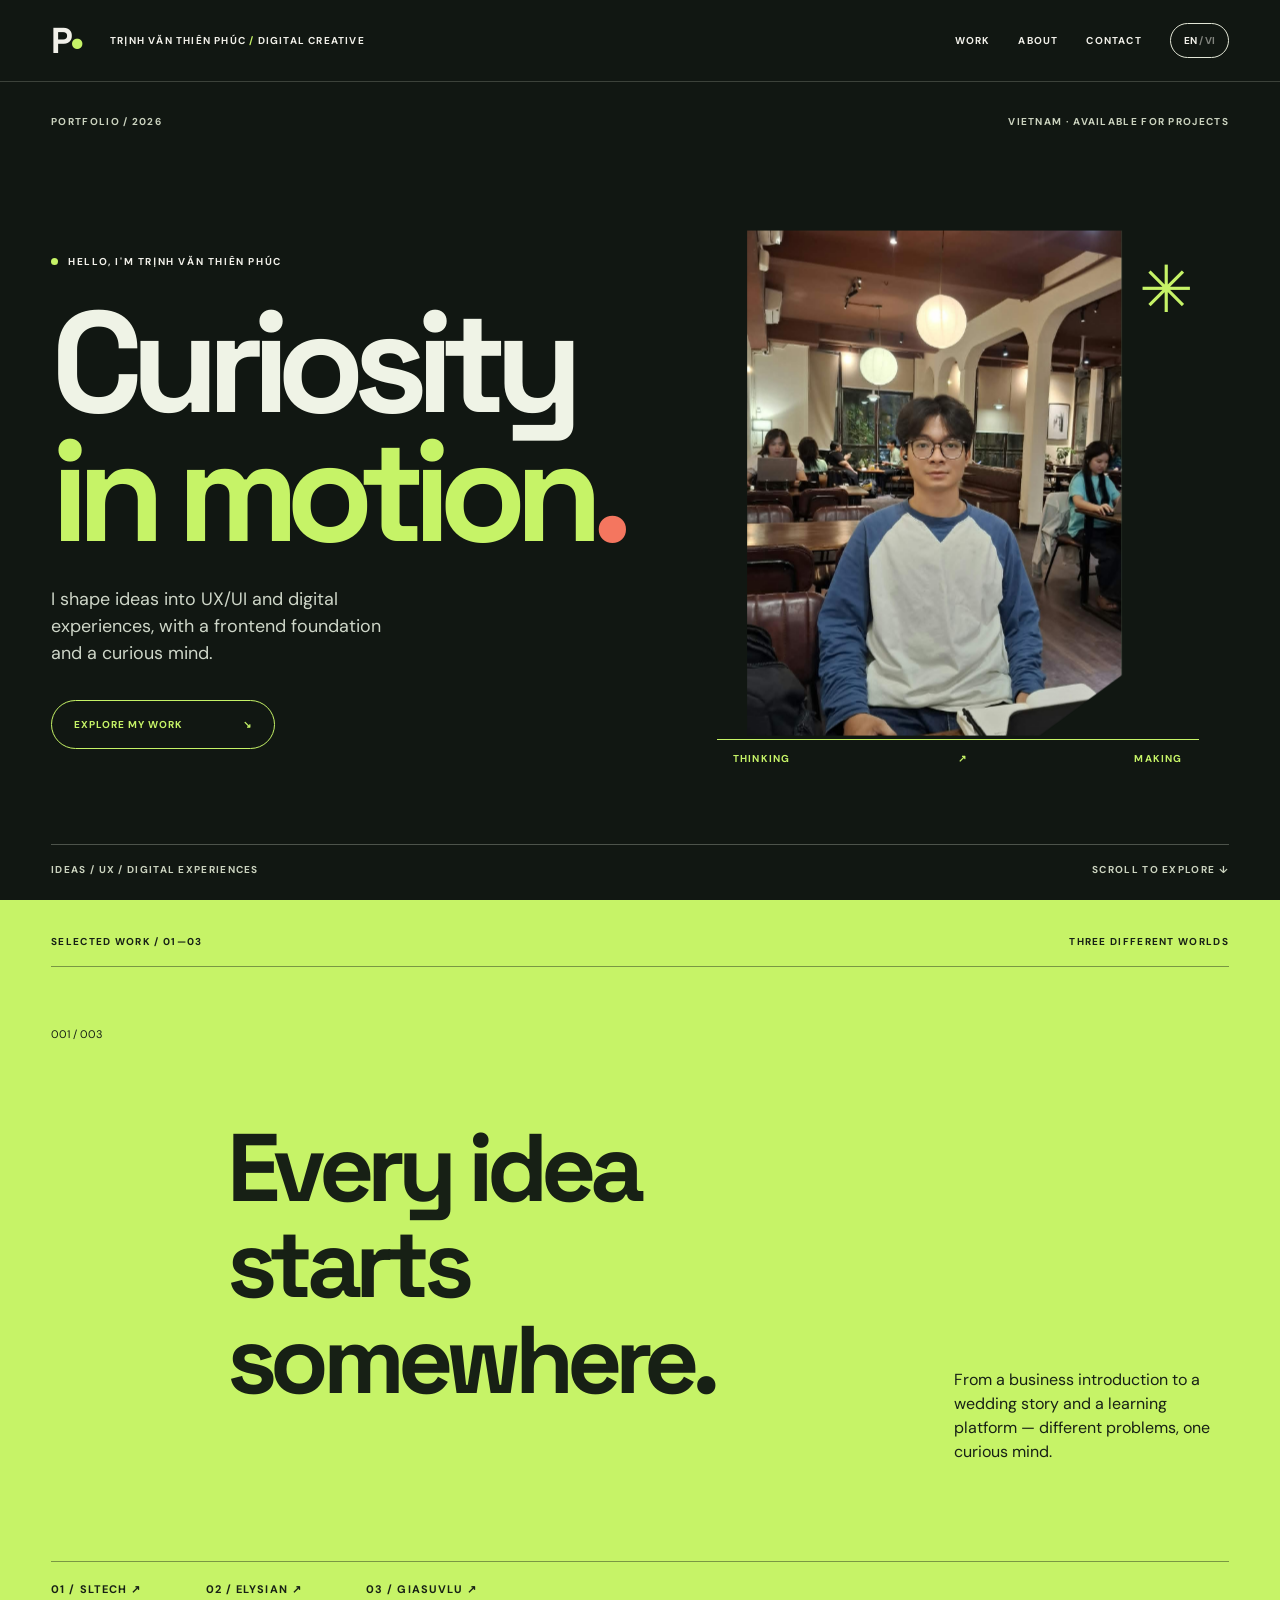
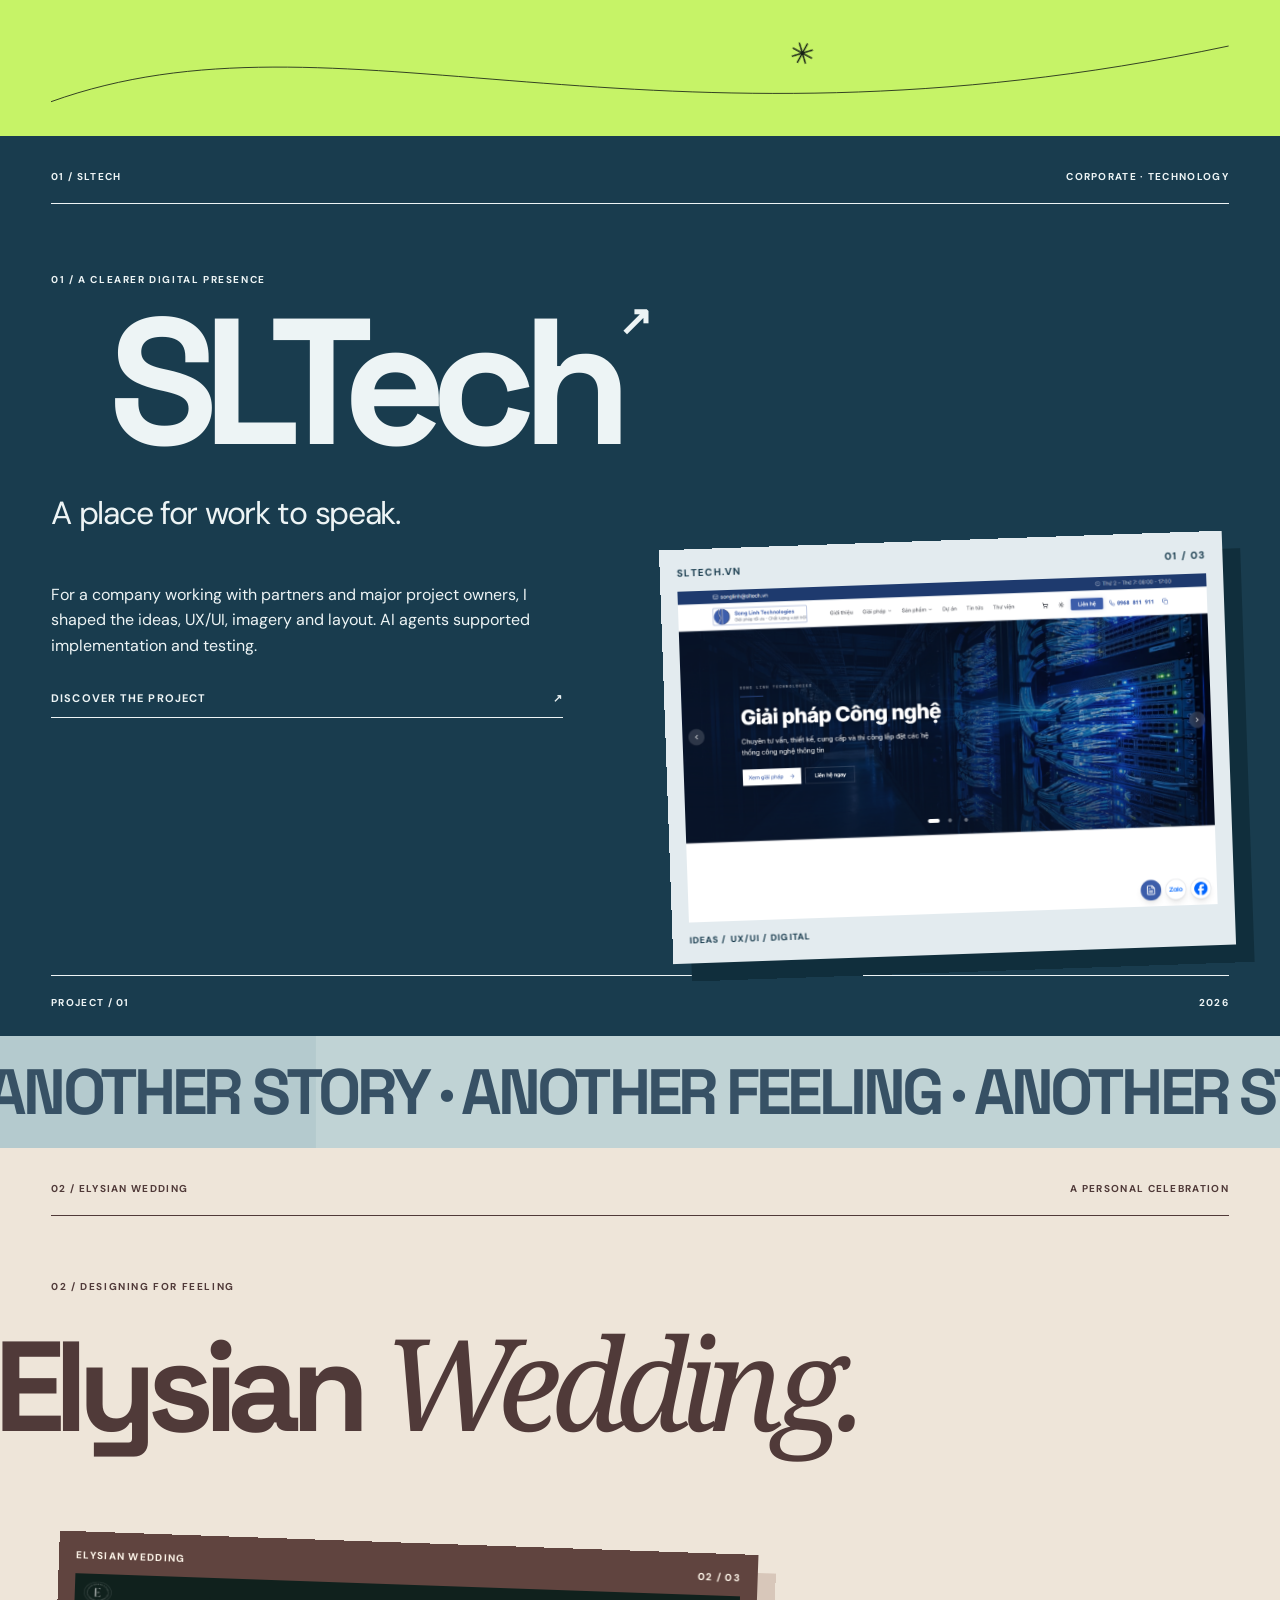
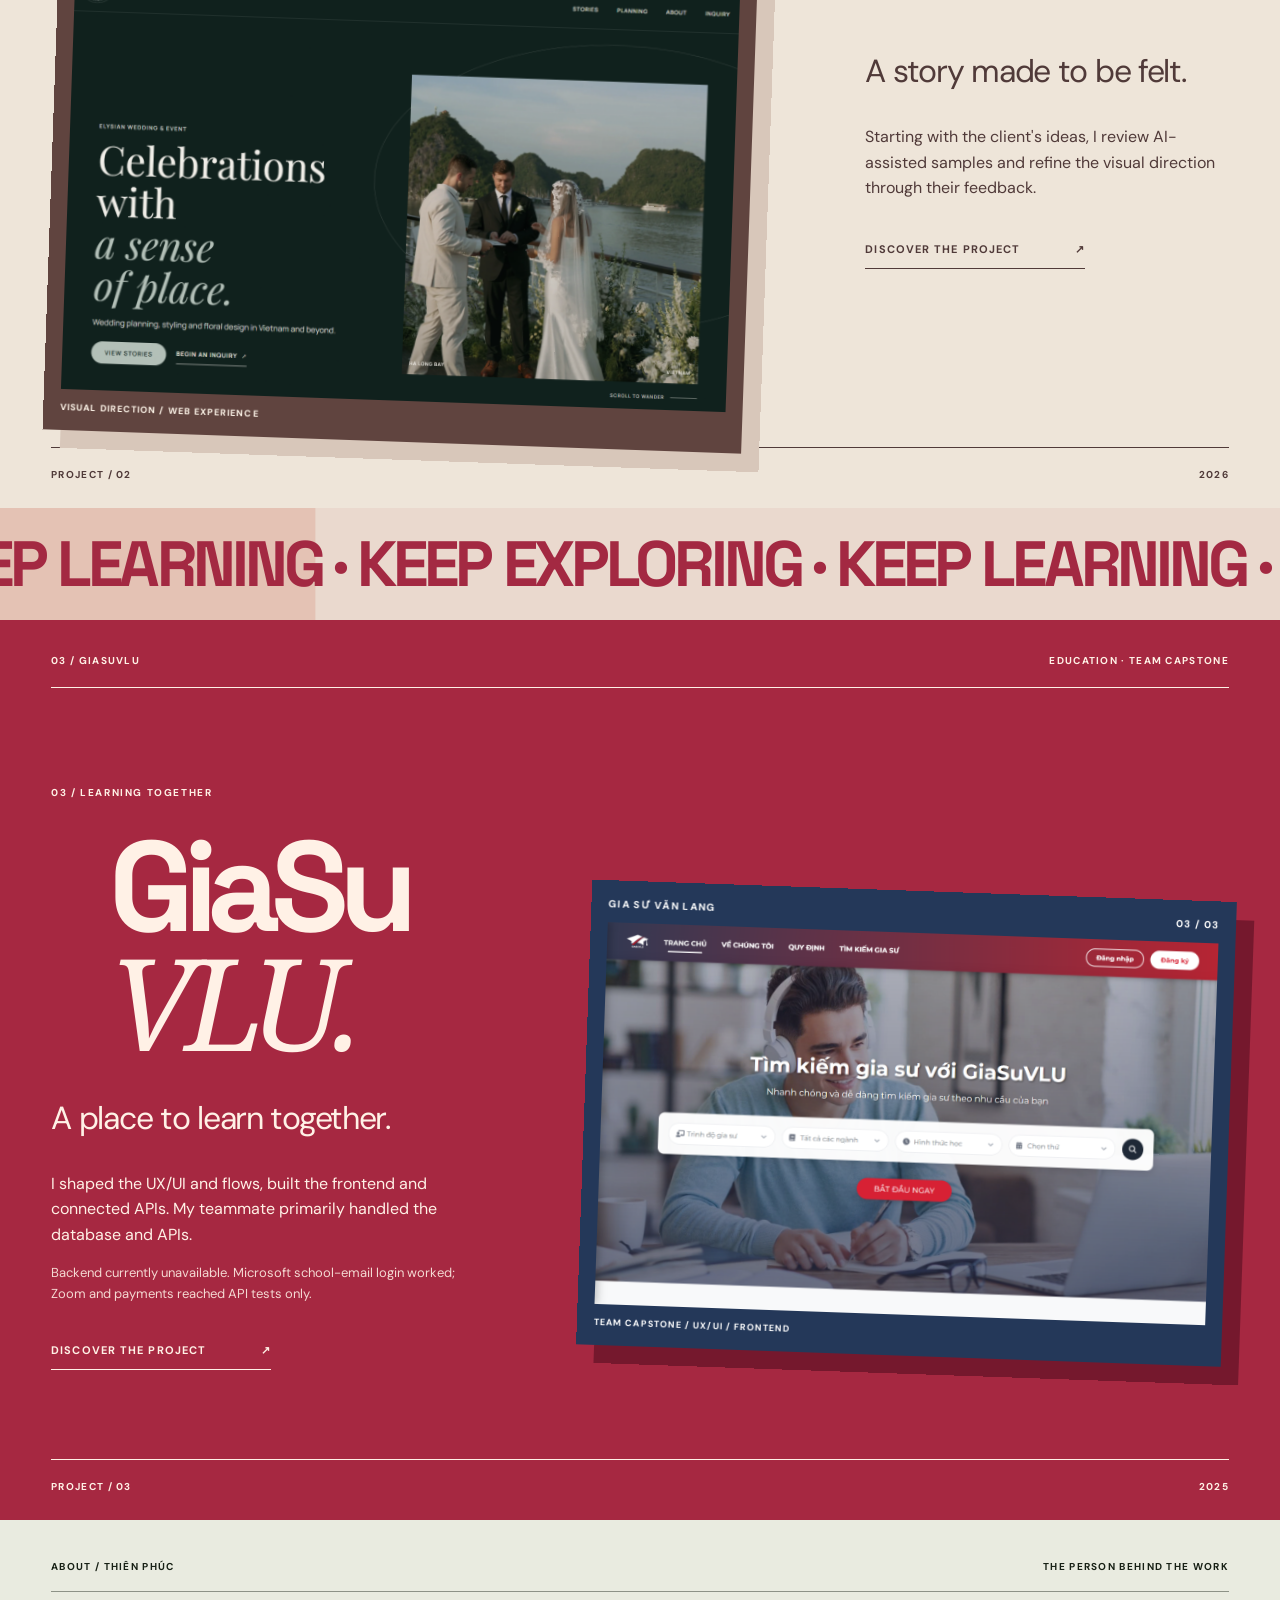
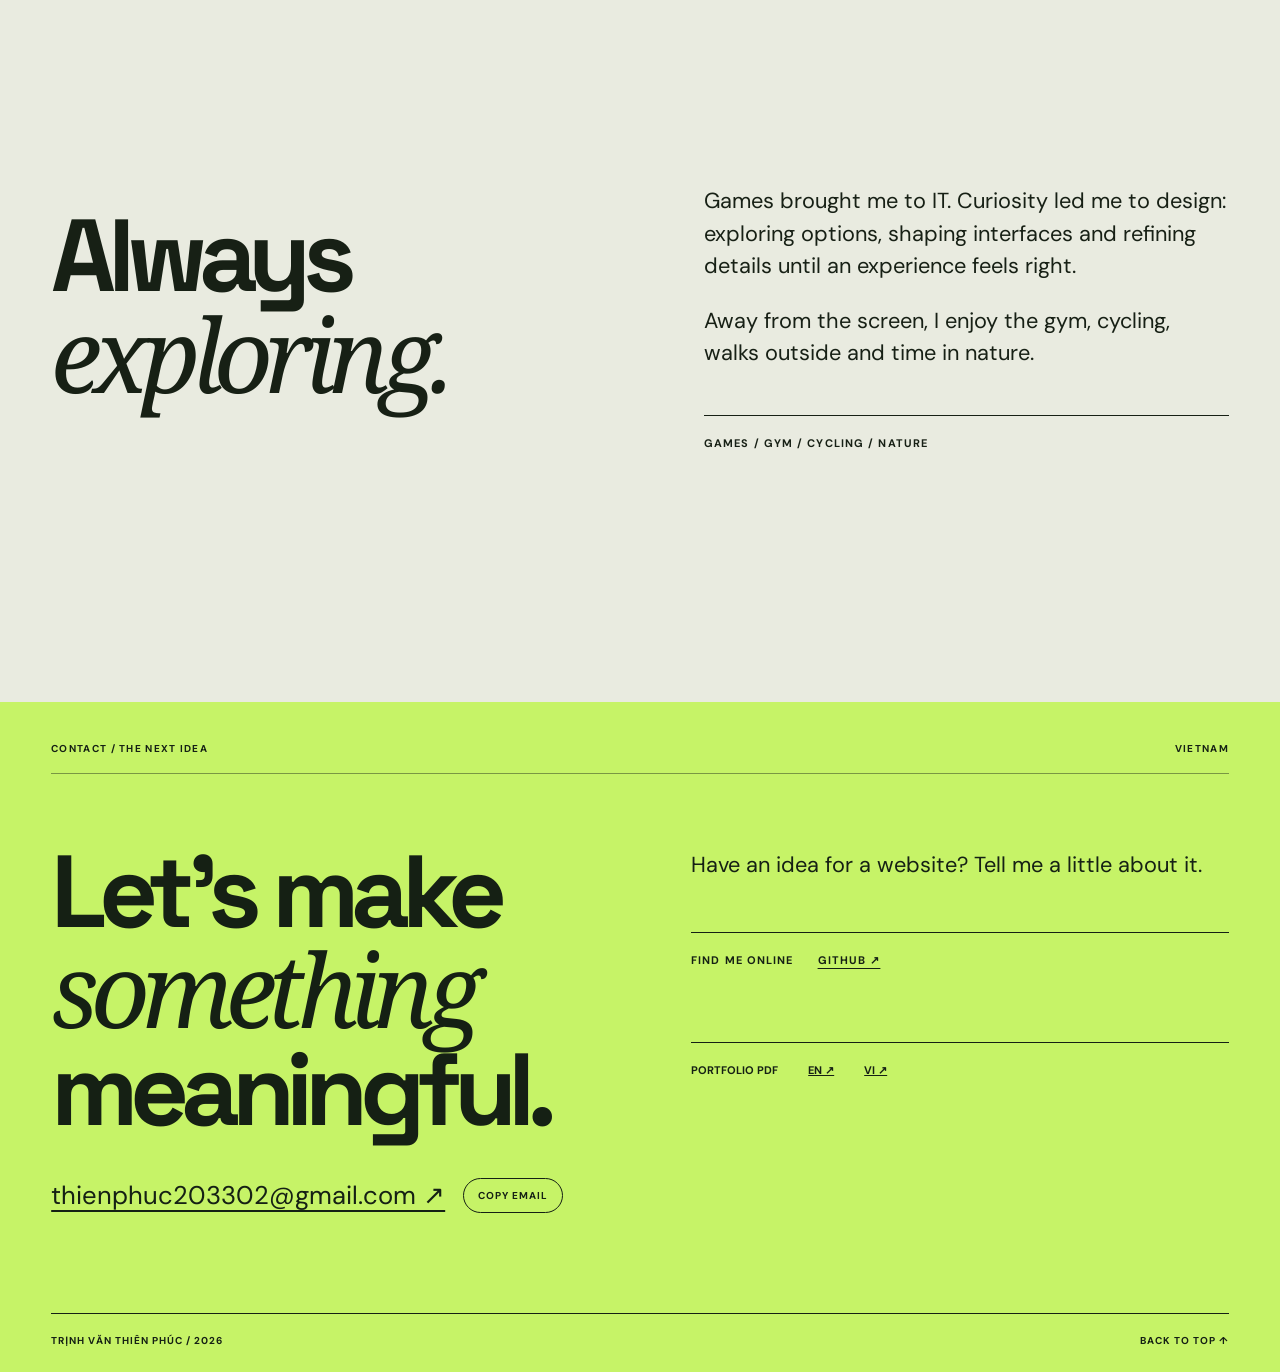
<file: index.html>
<!doctype html><html lang="en"><head><meta charset="utf-8"><meta name="viewport" content="width=device-width,initial-scale=1"><meta name="description" content="Thiên Phúc — creative direction, UX/UI and digital experiences."><title>Thiên Phúc — Curiosity in Motion</title><link rel="stylesheet" href="style.css?v=contact-5"><script defer src="vendor/gsap.min.js"></script><script defer src="vendor/ScrollTrigger.min.js"></script><script defer src="main.js"></script></head><body>
<a class="skip" href="#work" data-en="Skip to work" data-vi="Đến dự án">Skip to work</a><header class="nav"><a class="logo" href="#top" aria-label="Thiên Phúc — home">P<span>•</span></a><span class="nav-note">TRỊNH VĂN THIÊN PHÚC <span> / </span> DIGITAL CREATIVE</span><nav aria-label="Main navigation"><a href="#work" data-en="WORK" data-vi="DỰ ÁN">WORK</a><a href="#about" data-en="ABOUT" data-vi="VỀ MÌNH">ABOUT</a><a href="#contact" data-en="CONTACT" data-vi="LIÊN HỆ">CONTACT</a><button id="language" aria-label="Chuyển sang tiếng Việt">EN <span>/ VI</span></button></nav></header>
<main id="top"><section class="hero" aria-labelledby="hero-title"><div class="hero-info"><span>PORTFOLIO / 2026</span><span data-en="VIETNAM · AVAILABLE FOR PROJECTS" data-vi="VIỆT NAM · SẴN SÀNG CHO DỰ ÁN">VIETNAM · AVAILABLE FOR PROJECTS</span></div><div class="hero-visual"><div class="hero-heading"><p class="eyebrow"><span class="dot"></span><span data-en="HELLO, I'M TRỊNH VĂN THIÊN PHÚC" data-vi="XIN CHÀO, MÌNH LÀ TRỊNH VĂN THIÊN PHÚC">HELLO, I'M TRỊNH VĂN THIÊN PHÚC</span></p><h1 id="hero-title"><span data-en="Curiosity" data-vi="Tò mò">Curiosity</span><br><span class="line-two" data-en="in motion" data-vi="để sáng tạo">in motion</span><span class="title-dot">.</span></h1><p class="hero-description" data-en="I shape ideas into UX/UI and digital experiences, with a frontend foundation and a curious mind." data-vi="Mình định hướng ý tưởng, thiết kế UX/UI và trải nghiệm số, với nền tảng frontend và sự tò mò.">I shape ideas into UX/UI and digital experiences, with a frontend foundation and a curious mind.</p><a class="hero-cta" href="#work"><span data-en="EXPLORE MY WORK" data-vi="KHÁM PHÁ DỰ ÁN">EXPLORE MY WORK</span><span aria-hidden="true">↘</span></a></div><div class="portrait-scene"><div class="portrait-frame"><img src="phuc-portrait.png" alt="Trịnh Văn Thiên Phúc" width="1153" height="2048" fetchpriority="high"></div><div class="portrait-tag"><span data-en="THINKING" data-vi="SUY NGHĨ">THINKING</span><span>↗</span><span data-en="MAKING" data-vi="SÁNG TẠO">MAKING</span></div><span class="portrait-cross" aria-hidden="true">✳</span></div></div><div class="hero-footer"><span data-en="IDEAS / UX / DIGITAL EXPERIENCES" data-vi="Ý TƯỞNG / UX / TRẢI NGHIỆM SỐ">IDEAS / UX / DIGITAL EXPERIENCES</span><span data-en="SCROLL TO EXPLORE ↓" data-vi="CUỘN ĐỂ KHÁM PHÁ ↓">SCROLL TO EXPLORE ↓</span></div></section>
<section class="intro" id="work"><div class="section-label"><span data-en="SELECTED WORK / 01—03" data-vi="DỰ ÁN CHỌN LỌC / 01—03">SELECTED WORK / 01—03</span><span data-en="THREE DIFFERENT WORLDS" data-vi="BA THẾ GIỚI KHÁC NHAU">THREE DIFFERENT WORLDS</span></div><div class="intro-grid"><p class="intro-index">001 / 003</p><h2><span data-en="Every idea" data-vi="Mỗi ý tưởng">Every idea</span><br><span data-en="starts somewhere." data-vi="đều có điểm bắt đầu.">starts somewhere.</span></h2><p class="intro-copy" data-en="From a business introduction to a wedding story and a learning platform — different problems, one curious mind." data-vi="Từ website doanh nghiệp, câu chuyện ngày cưới đến nền tảng học tập — những bài toán khác nhau, cùng một sự tò mò.">From a business introduction to a wedding story and a learning platform — different problems, one curious mind.</p></div><nav class="project-index" aria-label="Selected projects" data-aria-en="Selected projects" data-aria-vi="Dự án chọn lọc"><a href="#sltech">01 / SLTECH ↗</a><a href="#elysian">02 / ELYSIAN ↗</a><a href="#giasuvlu">03 / GIASUVLU ↗</a></nav><div class="orbit-line" aria-hidden="true"><svg viewBox="0 0 1440 140" preserveAspectRatio="none"><path d="M0,100 C350,-20 720,180 1440,35"/></svg><span>✳</span></div></section>
<section class="world sltech" id="sltech"><div class="world-meta"><span>01 / SLTECH</span><span data-en="CORPORATE · TECHNOLOGY" data-vi="DOANH NGHIỆP · CÔNG NGHỆ">CORPORATE · TECHNOLOGY</span></div><div class="sltech-layout"><div class="world-copy"><p class="world-kicker" data-en="01 / A CLEARER DIGITAL PRESENCE" data-vi="01 / MỘT KHÔNG GIAN SỐ RÕ RÀNG">01 / A CLEARER DIGITAL PRESENCE</p><h2>SL<span>Tech</span><sup>↗</sup></h2><p class="lead" data-en="A place for work to speak." data-vi="Để dự án tự kể câu chuyện.">A place for work to speak.</p><p data-en="For a company working with partners and major project owners, I shaped the ideas, UX/UI, imagery and layout. AI agents supported implementation and testing." data-vi="Với website doanh nghiệp làm việc cùng đối tác và chủ đầu tư lớn, mình định hướng ý tưởng, UX/UI, hình ảnh và bố cục. AI agent hỗ trợ triển khai và kiểm thử.">For a company working with partners and major project owners, I shaped the ideas, UX/UI, imagery and layout. AI agents supported implementation and testing.</p><a class="case-link" href="sltech.html"><span data-en="DISCOVER THE PROJECT" data-vi="KHÁM PHÁ DỰ ÁN">DISCOVER THE PROJECT</span><span>↗</span></a></div><figure class="world-screen"><div class="screen-meta"><span>SLTECH.VN</span><span>01 / 03</span></div><img src="assets/sltech.png" alt="SLTech website" width="1440" height="900" loading="lazy"><figcaption>IDEAS / UX/UI / DIGITAL</figcaption></figure></div><div class="world-foot"><span>PROJECT / 01</span><span>2026</span></div></section>
<div class="interlude rose-interlude" aria-hidden="true"><span class="interlude-fill"></span><span class="interlude-word">ANOTHER STORY · ANOTHER FEELING · ANOTHER STORY ·</span></div>
<section class="world elysian" id="elysian"><div class="world-meta"><span>02 / ELYSIAN WEDDING</span><span data-en="A PERSONAL CELEBRATION" data-vi="MỘT CÂU CHUYỆN CÁ NHÂN">A PERSONAL CELEBRATION</span></div><div class="elysian-heading"><p class="world-kicker" data-en="02 / DESIGNING FOR FEELING" data-vi="02 / THIẾT KẾ CHO CẢM XÚC">02 / DESIGNING FOR FEELING</p><h2>Elysian <em>Wedding.</em></h2></div><div class="elysian-layout"><figure class="world-screen"><div class="screen-meta"><span>ELYSIAN WEDDING</span><span>02 / 03</span></div><img src="assets/elysian.png" alt="Elysian Wedding website" width="1440" height="900" loading="lazy"><figcaption>VISUAL DIRECTION / WEB EXPERIENCE</figcaption></figure><div class="world-copy"><p class="lead" data-en="A story made to be felt." data-vi="Một câu chuyện để cảm nhận.">A story made to be felt.</p><p data-en="Starting with the client's ideas, I review AI-assisted samples and refine the visual direction through their feedback." data-vi="Từ ý tưởng của khách hàng, mình đánh giá các mẫu có AI hỗ trợ và điều chỉnh hướng hình ảnh qua phản hồi.">Starting with the client's ideas, I review AI-assisted samples and refine the visual direction through their feedback.</p><a class="case-link" href="elysian.html"><span data-en="DISCOVER THE PROJECT" data-vi="KHÁM PHÁ DỰ ÁN">DISCOVER THE PROJECT</span><span>↗</span></a></div></div><div class="world-foot"><span>PROJECT / 02</span><span>2026</span></div></section>
<div class="interlude red-interlude" aria-hidden="true"><span class="interlude-fill"></span><span class="interlude-word">KEEP LEARNING · KEEP EXPLORING · KEEP LEARNING ·</span></div>
<section class="world tutor" id="giasuvlu"><div class="world-meta"><span>03 / GIASUVLU</span><span data-en="EDUCATION · TEAM CAPSTONE" data-vi="GIÁO DỤC · ĐỒ ÁN NHÓM">EDUCATION · TEAM CAPSTONE</span></div><div class="tutor-layout"><div class="world-copy"><p class="world-kicker" data-en="03 / LEARNING TOGETHER" data-vi="03 / CÙNG NHAU HỌC HỎI">03 / LEARNING TOGETHER</p><h2>GiaSu<br><em>VLU.</em></h2><p class="lead" data-en="A place to learn together." data-vi="Một nơi để cùng học hỏi.">A place to learn together.</p><p data-en="I shaped the UX/UI and flows, built the frontend and connected APIs. My teammate primarily handled the database and APIs." data-vi="Mình quyết định UX/UI, các luồng, phát triển frontend và kết nối API. Thành viên còn lại chủ yếu phụ trách database và API.">I shaped the UX/UI and flows, built the frontend and connected APIs. My teammate primarily handled the database and APIs.</p><p class="status-note" data-en="Backend currently unavailable. Microsoft school-email login worked; Zoom and payments reached API tests only." data-vi="Backend hiện không hoạt động. Đăng nhập email trường qua Microsoft từng hoạt động; Zoom và thanh toán mới ở mức test API.">Backend currently unavailable. Microsoft school-email login worked; Zoom and payments reached API tests only.</p><a class="case-link" href="giasuvlu.html"><span data-en="DISCOVER THE PROJECT" data-vi="KHÁM PHÁ DỰ ÁN">DISCOVER THE PROJECT</span><span>↗</span></a></div><figure class="world-screen"><div class="screen-meta"><span>GIA SƯ VĂN LANG</span><span>03 / 03</span></div><img src="assets/tutor.png" alt="GiaSuVLU tutoring platform interface" width="1440" height="900" loading="lazy"><figcaption>TEAM CAPSTONE / UX/UI / FRONTEND</figcaption></figure></div><div class="world-foot"><span>PROJECT / 03</span><span>2025</span></div></section>
<section class="about" id="about"><div class="section-label"><span>ABOUT / THIÊN PHÚC</span><span data-en="THE PERSON BEHIND THE WORK" data-vi="NGƯỜI ĐỨNG SAU DỰ ÁN">THE PERSON BEHIND THE WORK</span></div><div class="about-grid"><h2><span data-en="Always" data-vi="Luôn">Always</span><br><em data-en="exploring." data-vi="khám phá.">exploring.</em></h2><div><p data-en="Games brought me to IT. Curiosity led me to design: exploring options, shaping interfaces and refining details until an experience feels right." data-vi="Game đưa mình đến CNTT. Sự tò mò dẫn mình đến thiết kế: khám phá nhiều phương án, tạo giao diện và chăm chút chi tiết để trải nghiệm trở nên trọn vẹn.">Games brought me to IT. Curiosity led me to design: exploring options, shaping interfaces and refining details until an experience feels right.</p><p data-en="Away from the screen, I enjoy the gym, cycling, walks outside and time in nature." data-vi="Ngoài màn hình, mình thích tập gym, đạp xe, đi dạo và gần gũi thiên nhiên.">Away from the screen, I enjoy the gym, cycling, walks outside and time in nature.</p><div class="interests">GAMES / GYM / CYCLING / NATURE</div></div></div></section>
<section class="contact" id="contact"><div class="section-label"><span data-en="CONTACT / THE NEXT IDEA" data-vi="LIÊN HỆ / Ý TƯỞNG TIẾP THEO">CONTACT / THE NEXT IDEA</span><span>VIETNAM</span></div><div class="contact-grid"><div><h2><span data-en="Let's make" data-vi="Cùng tạo">Let's make</span><br><em data-en="something" data-vi="điều gì">something</em><br><span data-en="meaningful." data-vi="ý nghĩa.">meaningful.</span></h2><div class="email-actions"><a class="email" href="mailto:thienphuc203302@gmail.com">thienphuc203302@gmail.com ↗</a><button class="copy-email" type="button" data-en="COPY EMAIL" data-vi="SAO CHÉP EMAIL">COPY EMAIL</button></div><p class="copy-status" role="status" aria-live="polite"></p></div><div class="contact-panel"><p data-en="Have an idea for a website? Tell me a little about it." data-vi="Bạn có ý tưởng cho một website? Kể mình nghe đôi chút nhé.">Have an idea for a website? Tell me a little about it.</p><div class="contact-social"><span data-en="FIND ME ONLINE" data-vi="KẾT NỐI VỚI MÌNH">FIND ME ONLINE</span><a href="https://github.com/ThienPhuc132003" target="_blank" rel="noopener noreferrer">GITHUB ↗</a></div><div class="downloads"><span data-en="PORTFOLIO PDF" data-vi="TẢI PORTFOLIO">PORTFOLIO PDF</span><a href="downloads/thien-phuc-portfolio-en.pdf">EN ↗</a><a href="downloads/thien-phuc-portfolio-vi.pdf">VI ↗</a></div></div></div><footer><span>TRỊNH VĂN THIÊN PHÚC / 2026</span><a href="#top" data-en="BACK TO TOP ↑" data-vi="LÊN ĐẦU TRANG ↑">BACK TO TOP ↑</a></footer></section></main></body></html>
</file>
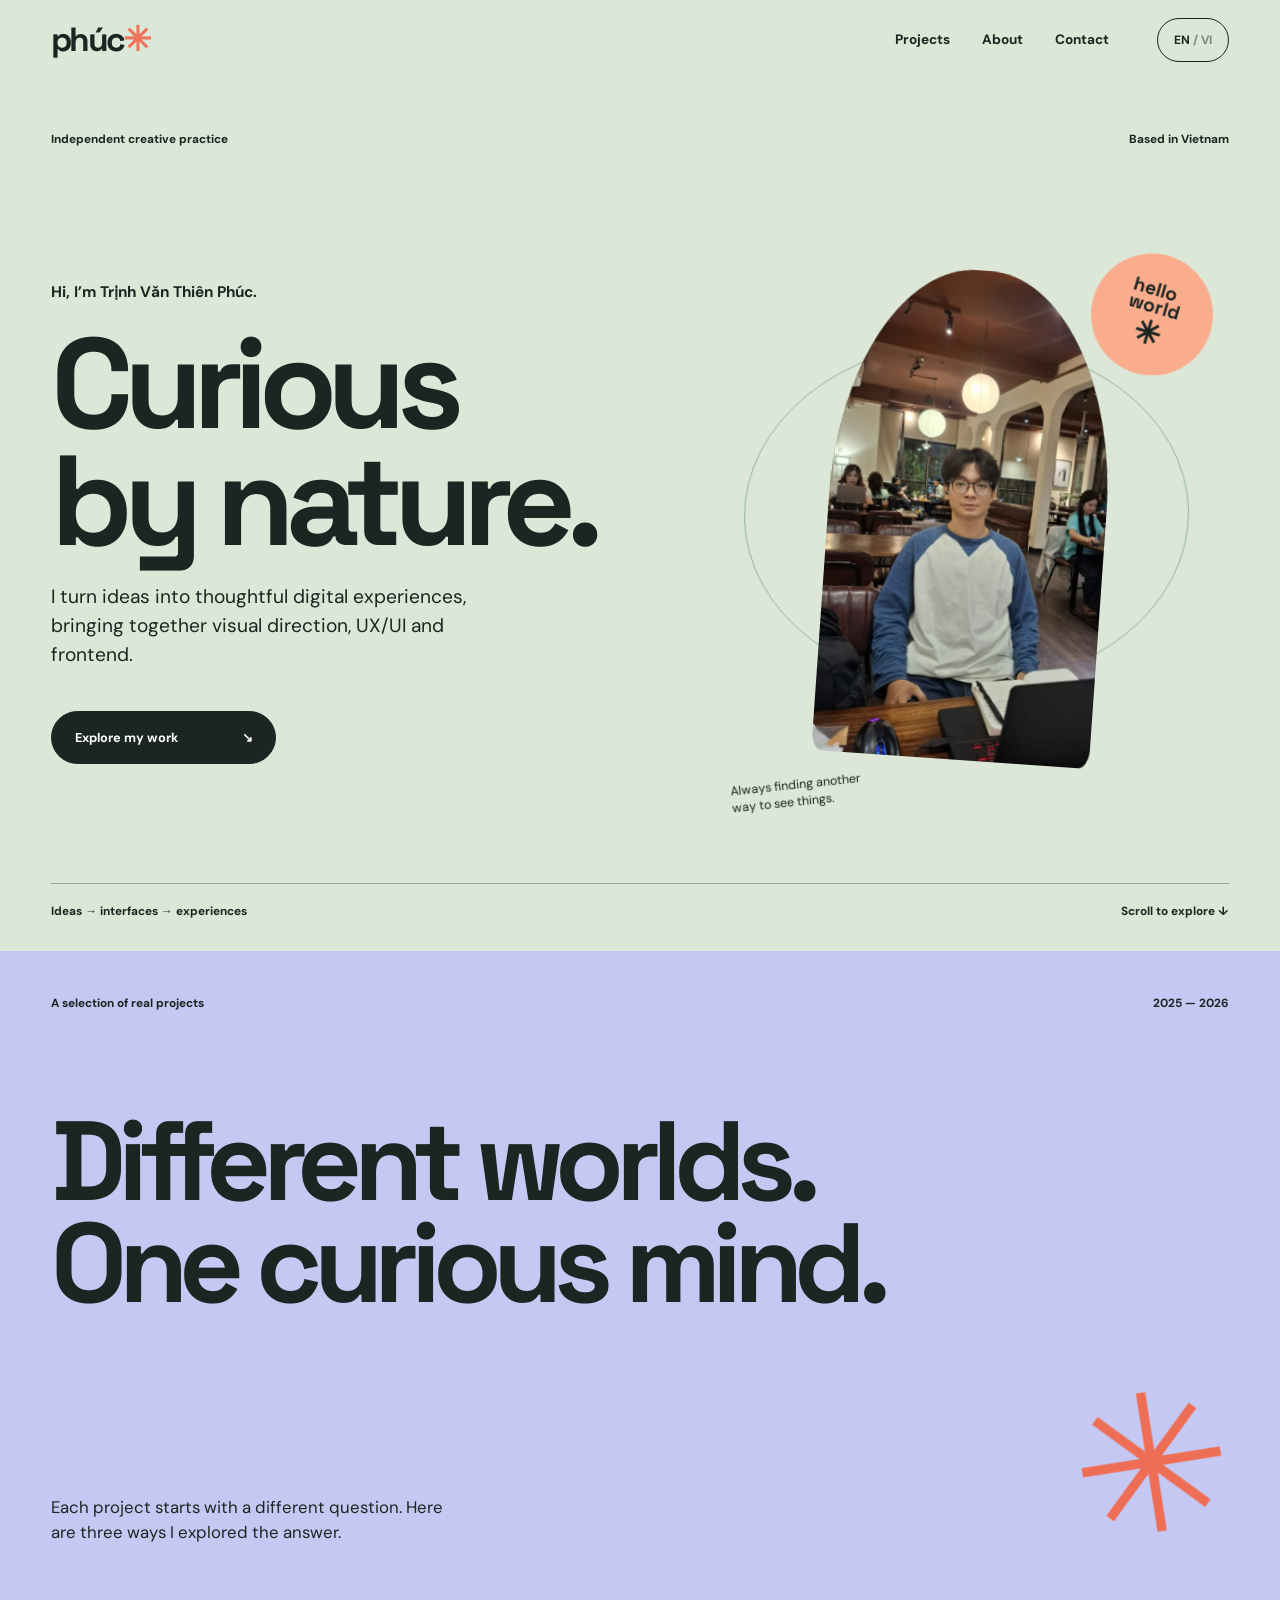
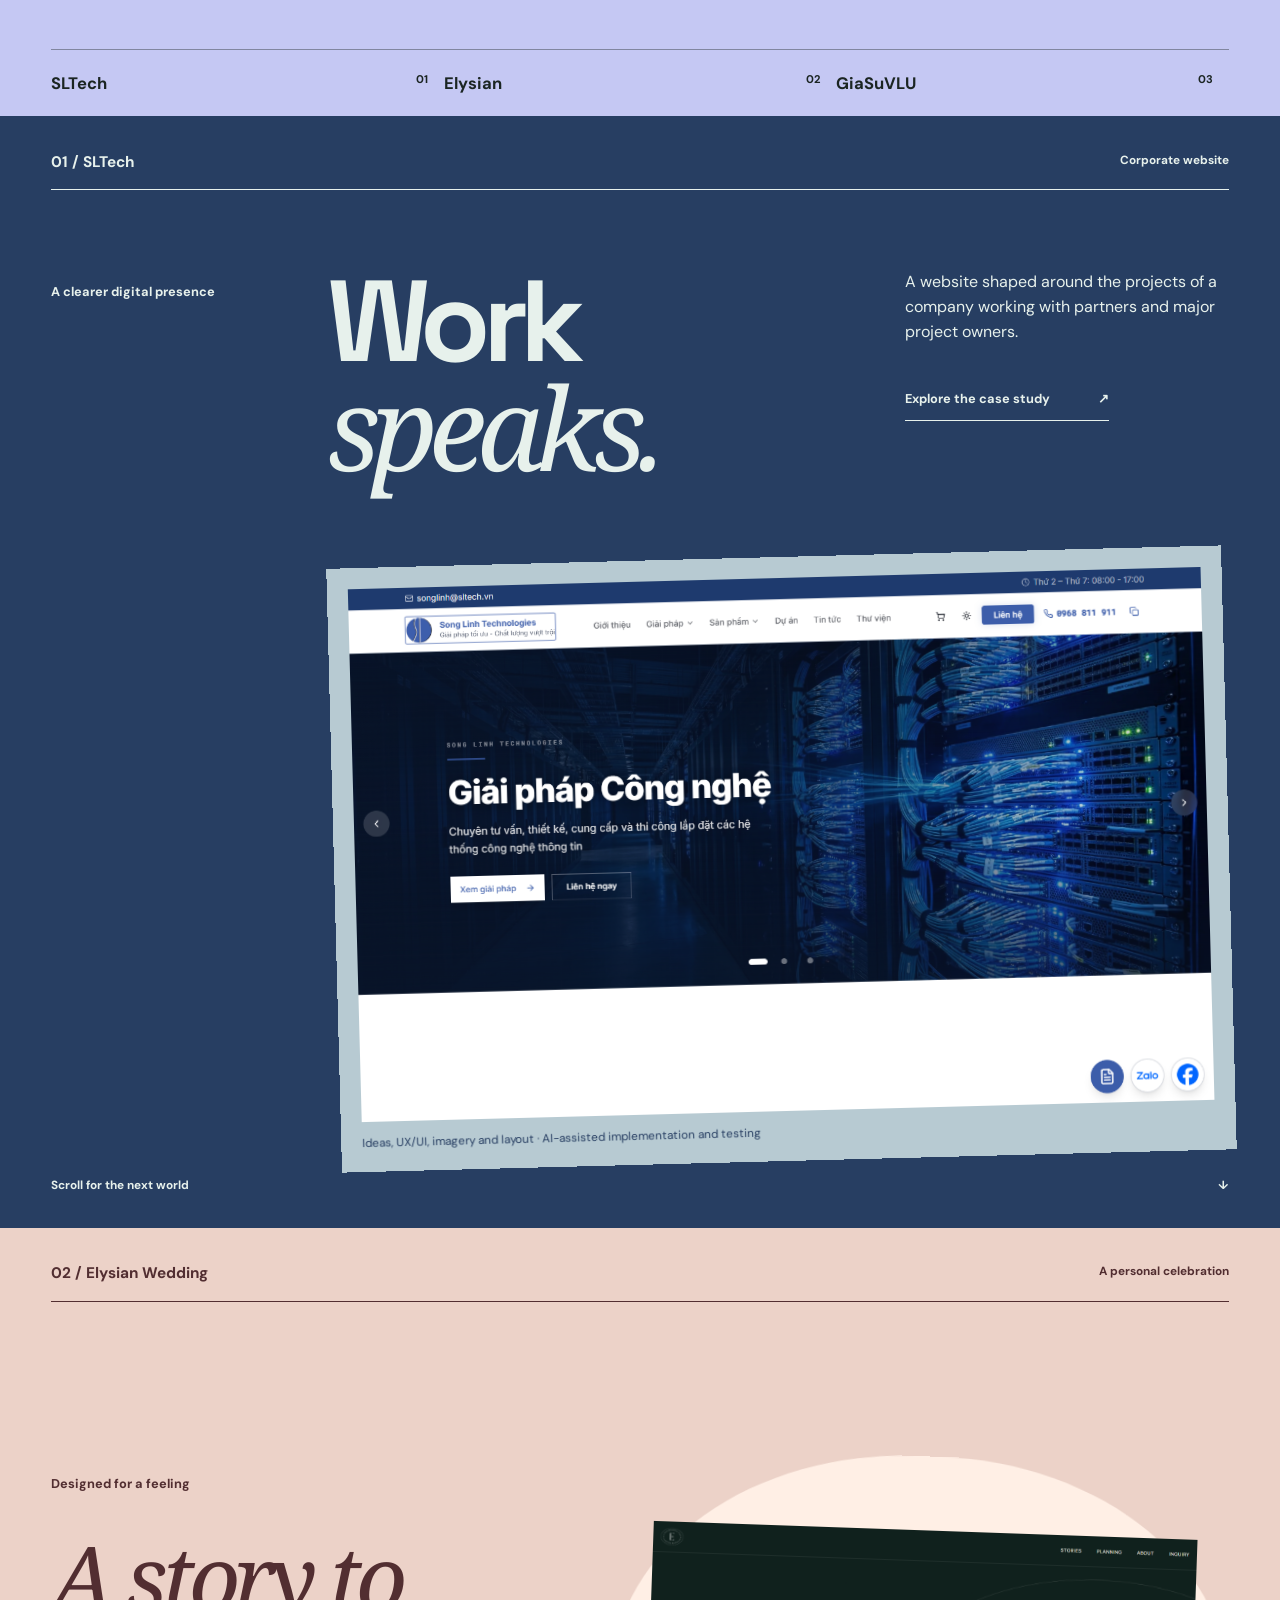
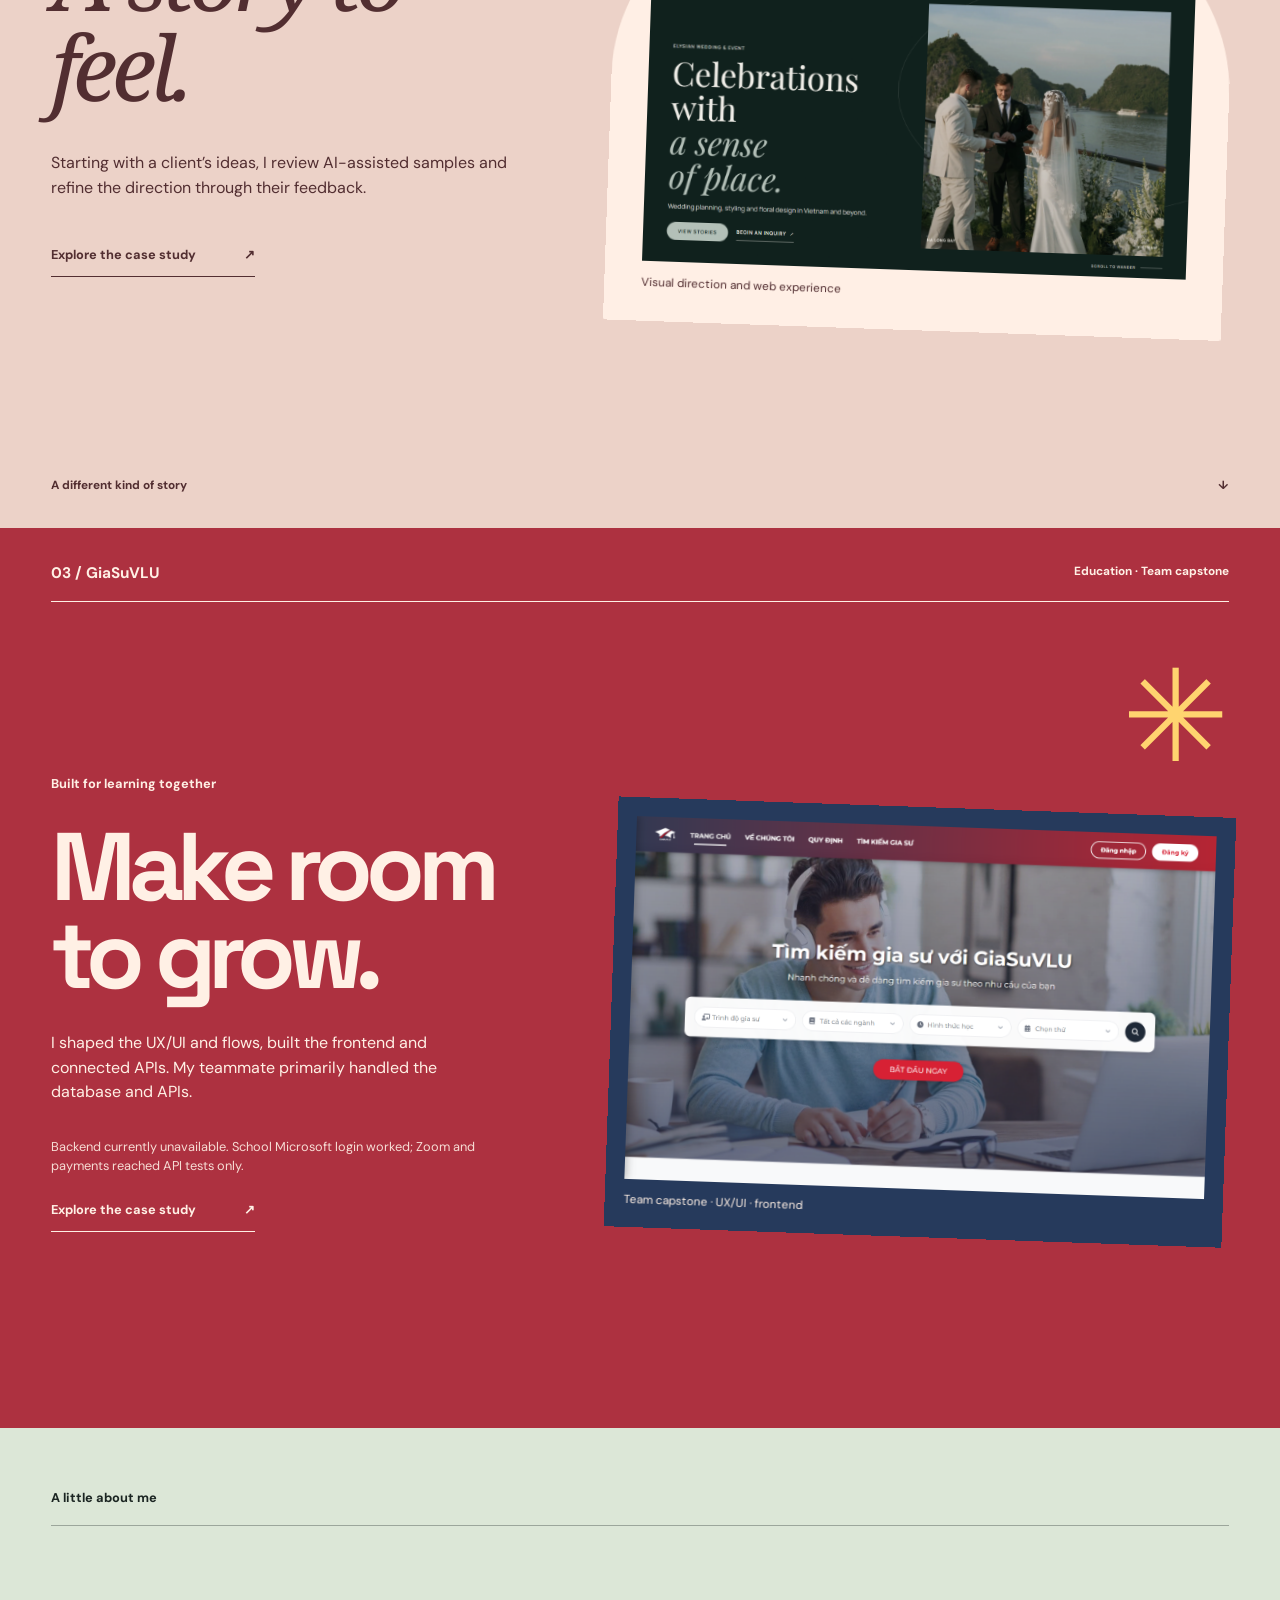
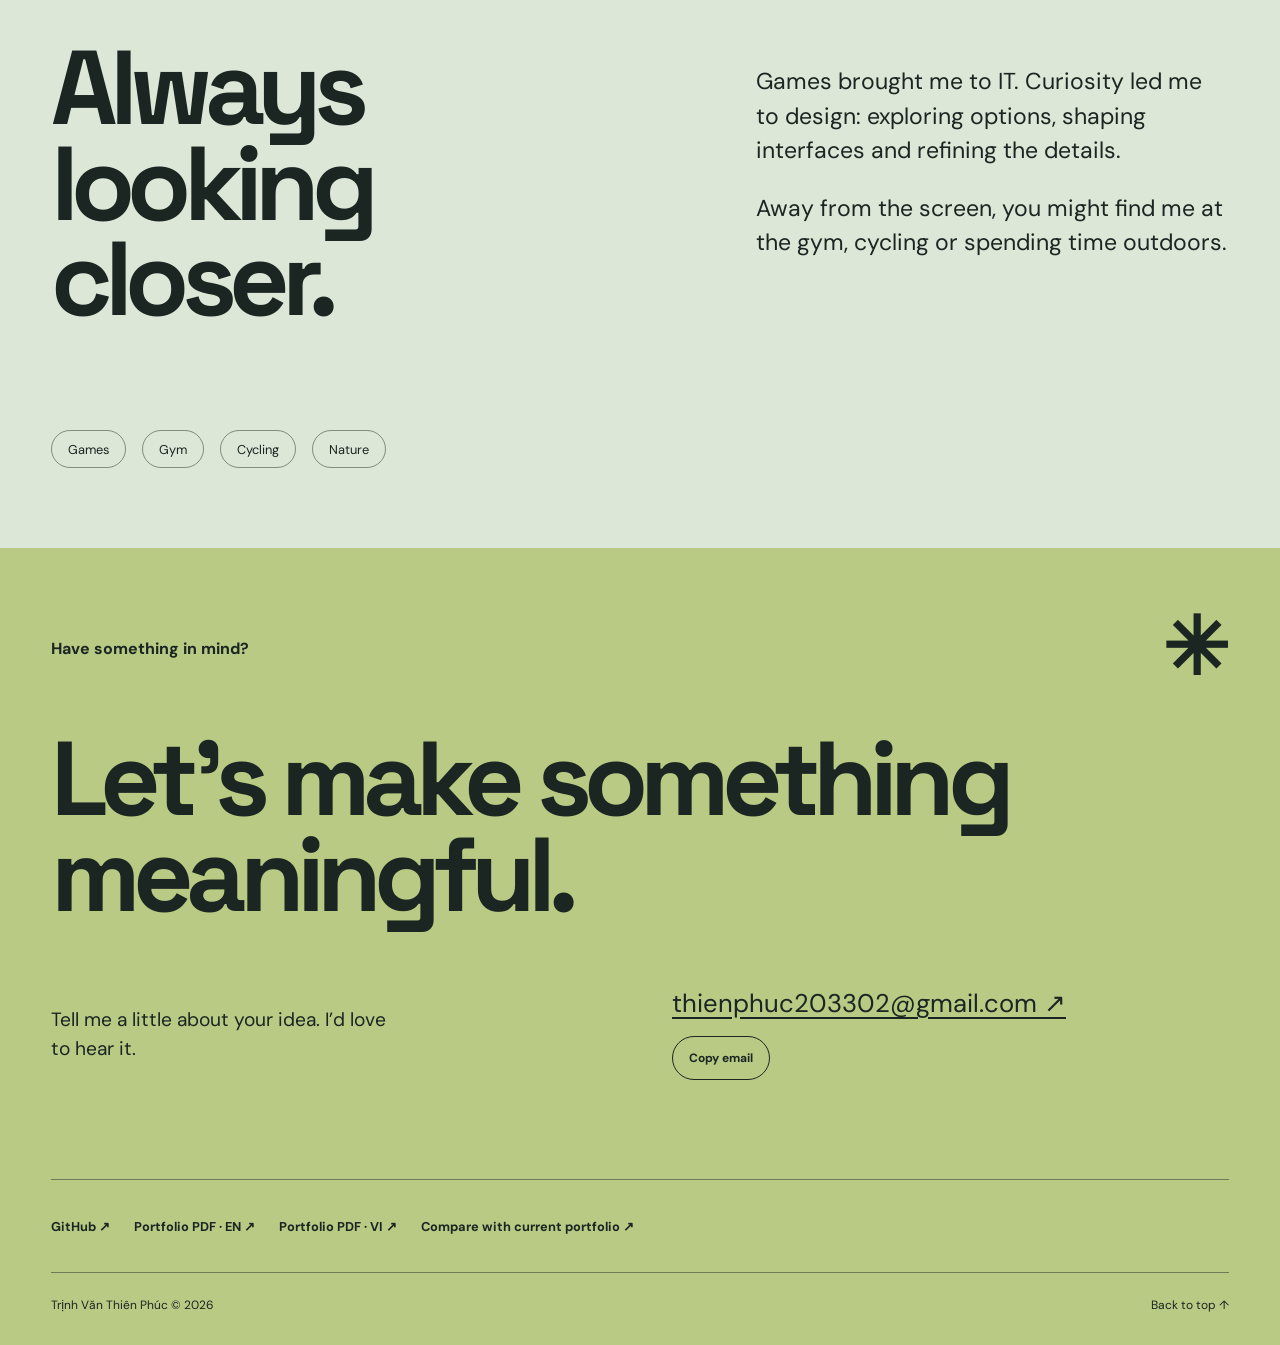
<file: curious-worlds/index.html>
<!doctype html>
<html lang="en"><head><meta charset="utf-8"><meta name="viewport" content="width=device-width,initial-scale=1"><meta name="description" content="Thiên Phúc — ideas, interfaces and digital experiences."><title>Thiên Phúc — A curious practice</title><link rel="stylesheet" href="style.css"><script defer src="../vendor/gsap.min.js"></script><script defer src="../vendor/ScrollTrigger.min.js"></script><script defer src="app.js"></script></head>
<body>
<a class="skip" href="#work" data-en="Skip to projects" data-vi="Đến dự án">Skip to projects</a>
<header class="header"><a class="brand" href="#top" aria-label="Thiên Phúc, home">phúc<span>✳</span></a><nav aria-label="Main navigation"><a href="#work" data-en="Projects" data-vi="Dự án">Projects</a><a href="#about" data-en="About" data-vi="Về mình">About</a><a href="#contact" data-en="Contact" data-vi="Liên hệ">Contact</a></nav><button id="language" type="button" aria-label="Chuyển sang tiếng Việt">EN <span>/ VI</span></button></header>
<main id="top">
<section class="hero" aria-labelledby="hero-heading"><div class="hero-top"><span data-en="Independent creative practice" data-vi="Thực hành sáng tạo độc lập">Independent creative practice</span><span data-en="Based in Vietnam" data-vi="Tại Việt Nam">Based in Vietnam</span></div><div class="hero-main"><div class="hero-copy"><p class="intro" data-en="Hi, I’m Trịnh Văn Thiên Phúc." data-vi="Chào bạn, mình là Trịnh Văn Thiên Phúc.">Hi, I’m Trịnh Văn Thiên Phúc.</p><h1 id="hero-heading"><span data-en="Curious" data-vi="Tò mò">Curious</span><br><span data-en="by nature." data-vi="để khám phá.">by nature.</span></h1><p class="hero-description" data-en="I turn ideas into thoughtful digital experiences, bringing together visual direction, UX/UI and frontend." data-vi="Mình biến ý tưởng thành trải nghiệm số chỉn chu, kết hợp định hướng hình ảnh, UX/UI và frontend.">I turn ideas into thoughtful digital experiences, bringing together visual direction, UX/UI and frontend.</p><a class="pill primary" href="#work"><span data-en="Explore my work" data-vi="Khám phá dự án">Explore my work</span><span aria-hidden="true">↘</span></a></div><div class="hero-art"><div class="orbit" aria-hidden="true"></div><figure class="portrait"><img src="../phuc-portrait.png" alt="Trịnh Văn Thiên Phúc" width="1153" height="2048"></figure><div class="hello-stamp" aria-hidden="true">hello<br>world<span>✳</span></div><p class="art-note" data-en="Always finding another way to see things." data-vi="Luôn tìm một góc nhìn khác.">Always finding another way to see things.</p></div></div><div class="hero-bottom"><span data-en="Ideas → interfaces → experiences" data-vi="Ý tưởng → giao diện → trải nghiệm">Ideas → interfaces → experiences</span><a href="#work" data-en="Scroll to explore ↓" data-vi="Cuộn để khám phá ↓">Scroll to explore ↓</a></div></section>
<section class="work-intro" id="work"><div class="work-intro-top"><p data-en="A selection of real projects" data-vi="Một vài dự án đã thực hiện">A selection of real projects</p><p>2025 — 2026</p></div><h2><span data-en="Different worlds." data-vi="Những thế giới khác nhau.">Different worlds.</span><br><span data-en="One curious mind." data-vi="Một tinh thần khám phá.">One curious mind.</span></h2><div class="work-intro-bottom"><p data-en="Each project starts with a different question. Here are three ways I explored the answer." data-vi="Mỗi dự án bắt đầu bằng một câu hỏi khác nhau. Đây là ba cách mình khám phá câu trả lời.">Each project starts with a different question. Here are three ways I explored the answer.</p><div class="star" aria-hidden="true">✳</div></div><nav class="jump" aria-label="Jump to project"><a href="#sltech">SLTech <span>01</span></a><a href="#elysian">Elysian <span>02</span></a><a href="#giasuvlu">GiaSuVLU <span>03</span></a></nav></section>
<section class="project sltech" id="sltech"><div class="project-top"><span>01 / SLTech</span><span data-en="Corporate website" data-vi="Website doanh nghiệp">Corporate website</span></div><div class="project-heading"><p data-en="A clearer digital presence" data-vi="Một không gian số rõ ràng">A clearer digital presence</p><h2>Work<br><em data-en="speaks." data-vi="lên tiếng.">speaks.</em></h2><div class="project-summary"><p data-en="A website shaped around the projects of a company working with partners and major project owners." data-vi="Website giới thiệu dự án của doanh nghiệp làm việc cùng đối tác và chủ đầu tư lớn.">A website shaped around the projects of a company working with partners and major project owners.</p><a class="project-link" href="../sltech.html"><span data-en="Explore the case study" data-vi="Xem case study">Explore the case study</span><span aria-hidden="true">↗</span></a></div></div><figure class="project-visual sltech-visual"><img src="../assets/sltech.png" alt="SLTech website interface" width="1440" height="900" loading="lazy"><figcaption data-en="Ideas, UX/UI, imagery and layout · AI-assisted implementation and testing" data-vi="Ý tưởng, UX/UI, hình ảnh và bố cục · AI hỗ trợ triển khai và kiểm thử">Ideas, UX/UI, imagery and layout · AI-assisted implementation and testing</figcaption></figure><div class="project-end"><span data-en="Scroll for the next world" data-vi="Cuộn đến thế giới tiếp theo">Scroll for the next world</span><span aria-hidden="true">↓</span></div></section>
<section class="project elysian" id="elysian"><div class="project-top"><span>02 / Elysian Wedding</span><span data-en="A personal celebration" data-vi="Một câu chuyện cá nhân">A personal celebration</span></div><div class="elysian-layout"><div class="elysian-copy"><p data-en="Designed for a feeling" data-vi="Thiết kế cho cảm xúc">Designed for a feeling</p><h2 data-en="A story to feel." data-vi="Một câu chuyện để cảm nhận.">A story to feel.</h2><p class="project-text" data-en="Starting with a client’s ideas, I review AI-assisted samples and refine the direction through their feedback." data-vi="Từ ý tưởng của khách hàng, mình đánh giá các mẫu có AI hỗ trợ và điều chỉnh thiết kế qua phản hồi.">Starting with a client’s ideas, I review AI-assisted samples and refine the direction through their feedback.</p><a class="project-link" href="../elysian.html"><span data-en="Explore the case study" data-vi="Xem case study">Explore the case study</span><span aria-hidden="true">↗</span></a></div><figure class="project-visual elysian-visual"><img src="../assets/elysian.png" alt="Elysian Wedding website interface" width="1440" height="900" loading="lazy"><figcaption data-en="Visual direction and web experience" data-vi="Định hướng hình ảnh và trải nghiệm web">Visual direction and web experience</figcaption></figure></div><div class="project-end"><span data-en="A different kind of story" data-vi="Một câu chuyện khác">A different kind of story</span><span aria-hidden="true">↓</span></div></section>
<section class="project tutor" id="giasuvlu"><div class="project-top"><span>03 / GiaSuVLU</span><span data-en="Education · Team capstone" data-vi="Giáo dục · Đồ án nhóm">Education · Team capstone</span></div><div class="tutor-layout"><div class="tutor-copy"><p data-en="Built for learning together" data-vi="Cùng nhau học hỏi">Built for learning together</p><h2 data-en="Make room to grow." data-vi="Cùng nhau tiến xa.">Make room to grow.</h2><p class="project-text" data-en="I shaped the UX/UI and flows, built the frontend and connected APIs. My teammate primarily handled the database and APIs." data-vi="Mình quyết định UX/UI, các luồng, phát triển frontend và kết nối API. Thành viên còn lại chủ yếu phụ trách database và API.">I shaped the UX/UI and flows, built the frontend and connected APIs. My teammate primarily handled the database and APIs.</p><p class="status" data-en="Backend currently unavailable. School Microsoft login worked; Zoom and payments reached API tests only." data-vi="Backend hiện không hoạt động. Đăng nhập Microsoft bằng email trường từng hoạt động; Zoom và thanh toán mới ở mức test API.">Backend currently unavailable. School Microsoft login worked; Zoom and payments reached API tests only.</p><a class="project-link" href="../giasuvlu.html"><span data-en="Explore the case study" data-vi="Xem case study">Explore the case study</span><span aria-hidden="true">↗</span></a></div><figure class="project-visual tutor-visual"><img src="../assets/tutor.png" alt="GiaSuVLU tutoring platform interface" width="1440" height="900" loading="lazy"><figcaption data-en="Team capstone · UX/UI · frontend" data-vi="Đồ án nhóm · UX/UI · frontend">Team capstone · UX/UI · frontend</figcaption></figure><span class="tutor-spark" aria-hidden="true">✳</span></div></section>
<section class="about" id="about"><p class="section-label" data-en="A little about me" data-vi="Một chút về mình">A little about me</p><div class="about-layout"><h2 data-en="Always looking closer." data-vi="Luôn nhìn kỹ hơn.">Always looking closer.</h2><div><p data-en="Games brought me to IT. Curiosity led me to design: exploring options, shaping interfaces and refining the details." data-vi="Game đưa mình đến CNTT. Sự tò mò dẫn mình đến thiết kế: khám phá nhiều phương án, tạo giao diện và chăm chút từng chi tiết.">Games brought me to IT. Curiosity led me to design: exploring options, shaping interfaces and refining the details.</p><p data-en="Away from the screen, you might find me at the gym, cycling or spending time outdoors." data-vi="Ngoài màn hình, mình thích tập gym, đạp xe và dành thời gian ngoài trời.">Away from the screen, you might find me at the gym, cycling or spending time outdoors.</p></div></div><div class="about-end"><span>Games</span><span>Gym</span><span>Cycling</span><span>Nature</span></div></section>
<section class="contact" id="contact"><div class="contact-top"><p data-en="Have something in mind?" data-vi="Bạn đang có ý tưởng?">Have something in mind?</p><span aria-hidden="true">✳</span></div><h2 data-en="Let’s make something meaningful." data-vi="Cùng tạo điều gì đó ý nghĩa.">Let’s make something meaningful.</h2><div class="contact-body"><p data-en="Tell me a little about your idea. I’d love to hear it." data-vi="Kể mình nghe đôi chút về ý tưởng của bạn nhé.">Tell me a little about your idea. I’d love to hear it.</p><div class="contact-actions"><a href="mailto:thienphuc203302@gmail.com">thienphuc203302@gmail.com ↗</a><button class="copy" type="button" data-en="Copy email" data-vi="Sao chép email">Copy email</button><span class="copy-status" role="status" aria-live="polite"></span></div></div><div class="contact-links"><a href="https://github.com/ThienPhuc132003" target="_blank" rel="noopener noreferrer">GitHub ↗</a><a href="../downloads/thien-phuc-portfolio-en.pdf">Portfolio PDF · EN ↗</a><a href="../downloads/thien-phuc-portfolio-vi.pdf">Portfolio PDF · VI ↗</a><a href="../index.html" data-en="Compare with current portfolio ↗" data-vi="So sánh với portfolio hiện tại ↗">Compare with current portfolio ↗</a></div><footer><span>Trịnh Văn Thiên Phúc © 2026</span><a href="#top" data-en="Back to top ↑" data-vi="Lên đầu trang ↑">Back to top ↑</a></footer></section>
</main></body></html>
</file>
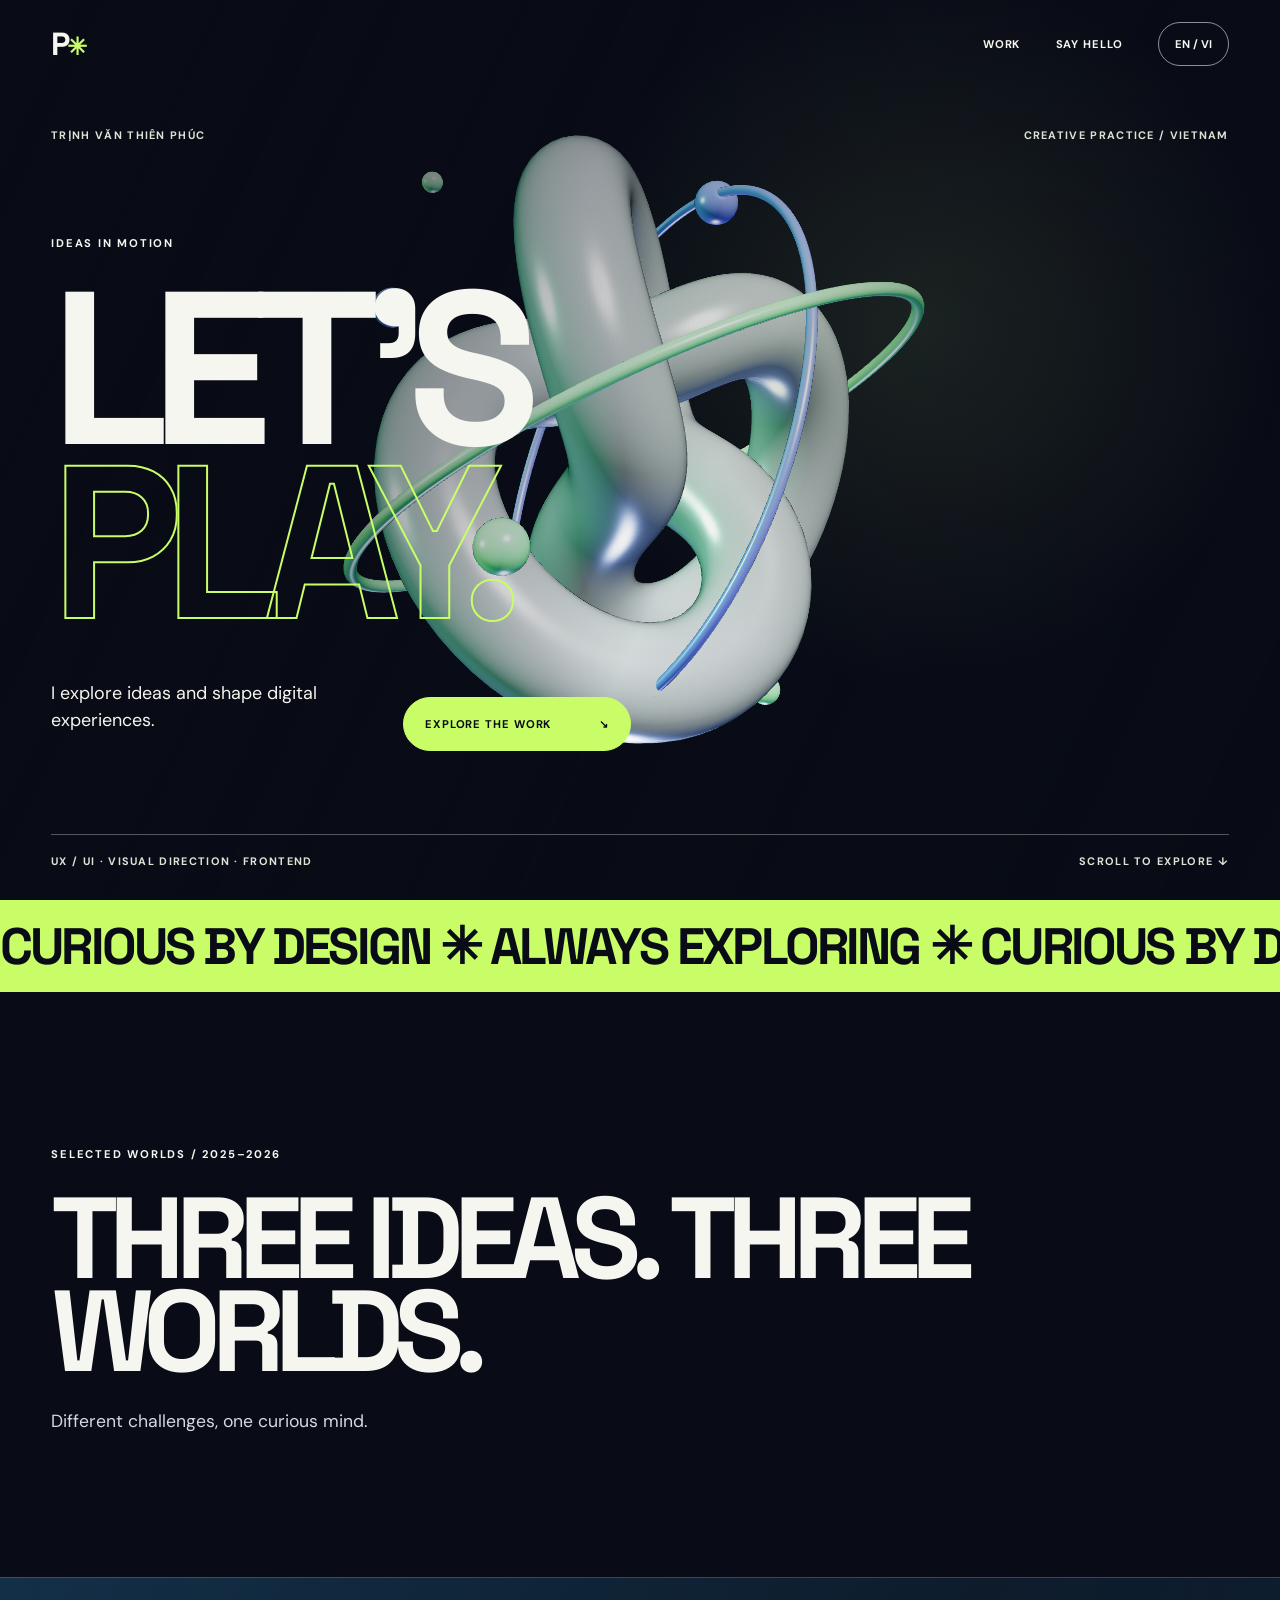
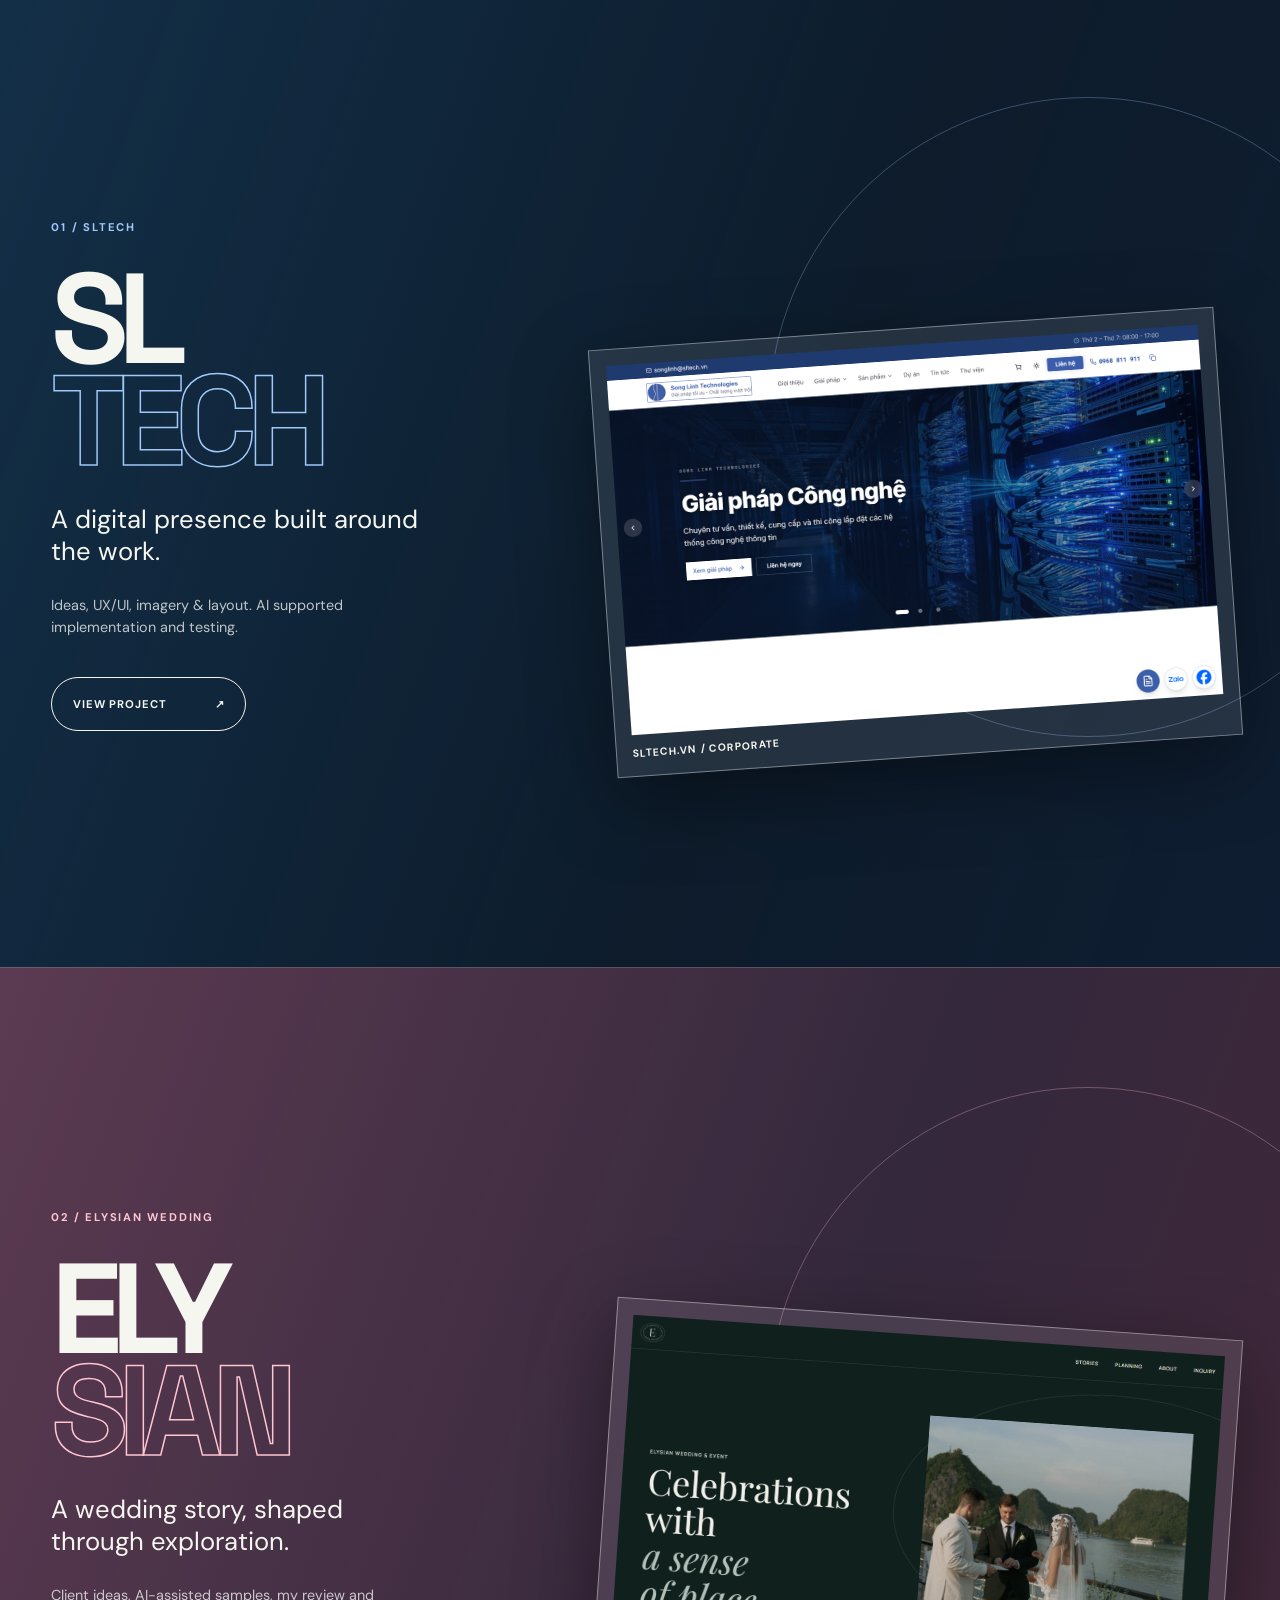
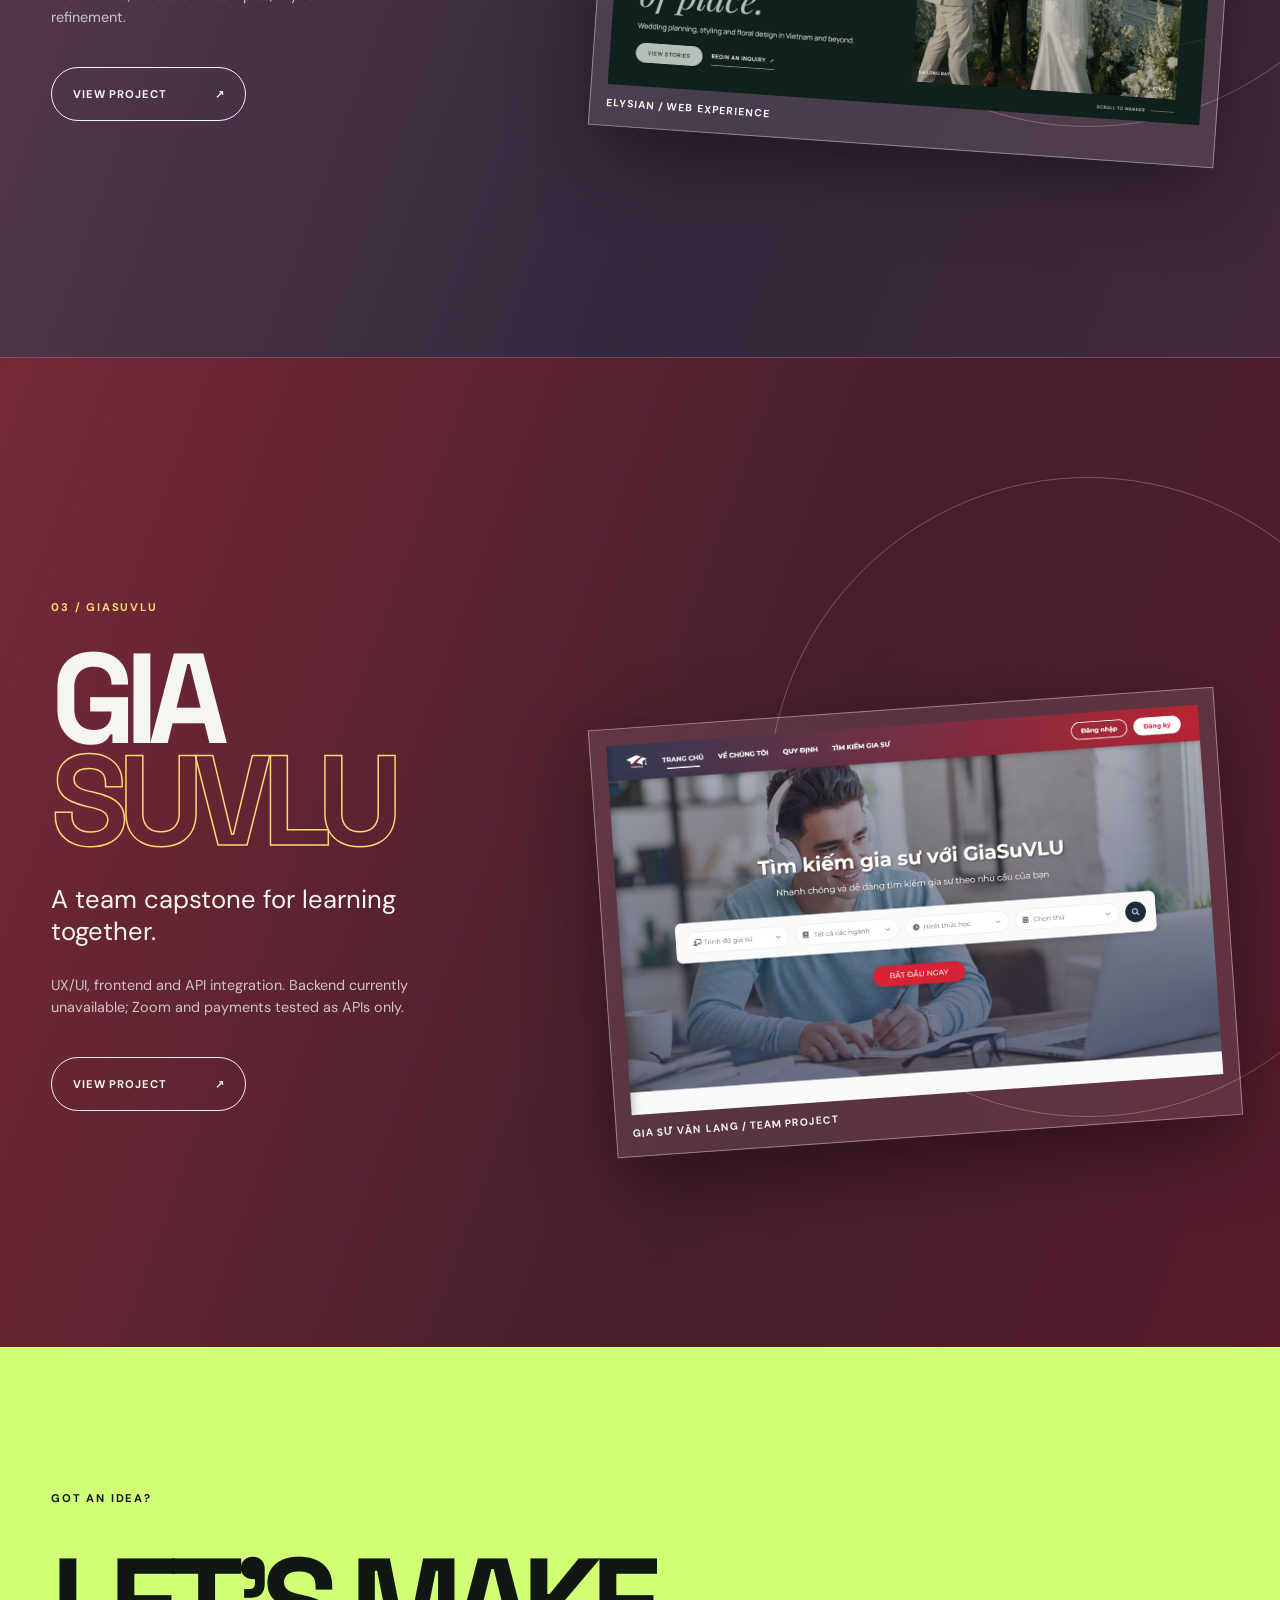
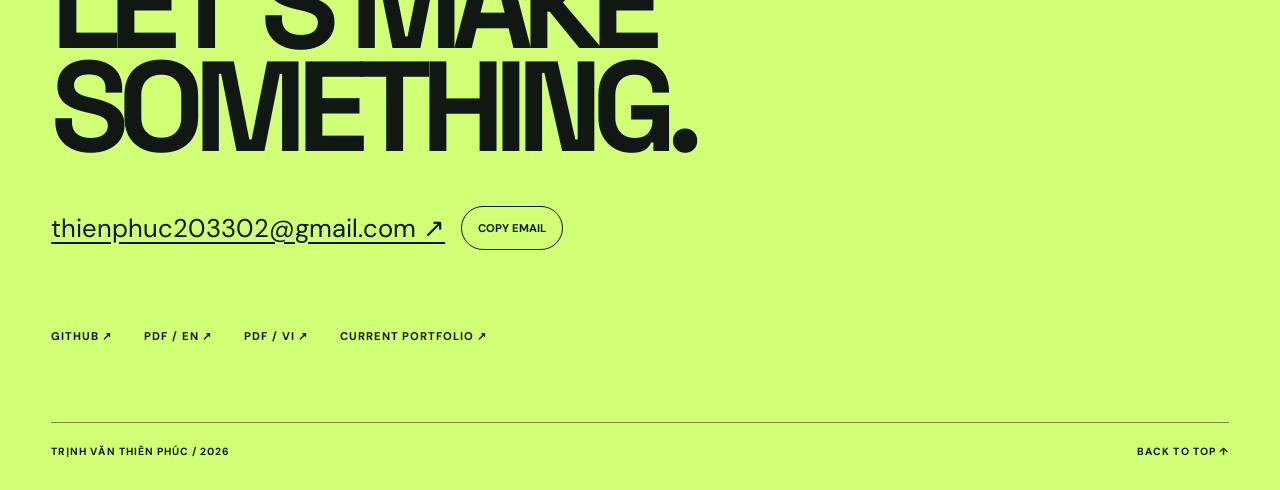
<file: immersive-playground/index.html>
<!doctype html>
<html lang="en"><head><meta charset="utf-8"><meta name="viewport" content="width=device-width,initial-scale=1"><meta name="description" content="Thiên Phúc — a creative playground of ideas and digital experiences."><title>PHÚC / PLAYGROUND</title><link rel="stylesheet" href="style.css"><script defer src="../vendor/gsap.min.js"></script><script defer src="../vendor/ScrollTrigger.min.js"></script><script defer src="app.js"></script><script type="module" src="scene.js"></script></head>
<body><a class="skip" href="#work" data-en="Skip to projects" data-vi="Đến dự án">Skip to projects</a><canvas id="scene-canvas" aria-hidden="true"></canvas><div class="ambient" aria-hidden="true"></div>
<header class="nav"><a href="#top" class="logo" aria-label="Thiên Phúc home">P<span>✳</span></a><div class="nav-right"><a href="#work" data-en="WORK" data-vi="DỰ ÁN">WORK</a><a href="#contact" data-en="SAY HELLO" data-vi="LIÊN HỆ">SAY HELLO</a><button id="lang" type="button" aria-label="Chuyển sang tiếng Việt">EN / VI</button></div></header>
<main id="top"><section class="opening"><div class="opening-top"><span>TRỊNH VĂN THIÊN PHÚC</span><span data-en="CREATIVE PRACTICE / VIETNAM" data-vi="SÁNG TẠO / VIỆT NAM">CREATIVE PRACTICE / VIETNAM</span></div><div class="opening-title"><p data-en="IDEAS IN MOTION" data-vi="Ý TƯỞNG CHUYỂN ĐỘNG">IDEAS IN MOTION</p><h1><span data-en="LET'S" data-vi="CÙNG">LET'S</span><br><span class="outlined" data-en="PLAY." data-vi="KHÁM PHÁ.">PLAY.</span></h1><div class="intro"><p data-en="I explore ideas and shape digital experiences." data-vi="Mình khám phá ý tưởng và tạo trải nghiệm số.">I explore ideas and shape digital experiences.</p><a class="cta" href="#work"><span data-en="EXPLORE THE WORK" data-vi="KHÁM PHÁ DỰ ÁN">EXPLORE THE WORK</span><span aria-hidden="true">↘</span></a></div></div><div class="opening-bottom"><span data-en="UX / UI · VISUAL DIRECTION · FRONTEND" data-vi="UX / UI · HÌNH ẢNH · FRONTEND">UX / UI · VISUAL DIRECTION · FRONTEND</span><span data-en="SCROLL TO EXPLORE ↓" data-vi="CUỘN ĐỂ KHÁM PHÁ ↓">SCROLL TO EXPLORE ↓</span></div></section>
<div class="marquee" aria-hidden="true"><div class="marquee-track">CURIOUS BY DESIGN ✳ ALWAYS EXPLORING ✳ CURIOUS BY DESIGN ✳ ALWAYS EXPLORING ✳ </div></div>
<section class="work" id="work"><div class="work-heading"><p data-en="SELECTED WORLDS / 2025–2026" data-vi="NHỮNG THẾ GIỚI ĐÃ CHỌN / 2025–2026">SELECTED WORLDS / 2025–2026</p><h2 data-en="THREE IDEAS. THREE WORLDS." data-vi="BA Ý TƯỞNG. BA THẾ GIỚI.">THREE IDEAS. THREE WORLDS.</h2><p data-en="Different challenges, one curious mind." data-vi="Những thử thách khác nhau, cùng một tinh thần khám phá.">Different challenges, one curious mind.</p></div>
<article class="project project-sltech"><div class="project-info"><span class="number">01 / SLTECH</span><h3>SL<span>TECH</span></h3><p data-en="A digital presence built around the work." data-vi="Không gian số lấy dự án làm trọng tâm.">A digital presence built around the work.</p><p class="role" data-en="Ideas, UX/UI, imagery & layout. AI supported implementation and testing." data-vi="Ý tưởng, UX/UI, hình ảnh và bố cục. AI hỗ trợ triển khai và kiểm thử.">Ideas, UX/UI, imagery & layout. AI supported implementation and testing.</p><a href="../sltech.html" class="project-cta"><span data-en="VIEW PROJECT" data-vi="XEM DỰ ÁN">VIEW PROJECT</span><span aria-hidden="true">↗</span></a></div><figure class="project-media"><img src="../assets/sltech.png" alt="SLTech website" width="1440" height="900" loading="lazy"><figcaption>SLTECH.VN / CORPORATE</figcaption></figure><div class="project-orbit" aria-hidden="true"></div></article>
<article class="project project-elysian"><div class="project-info"><span class="number">02 / ELYSIAN WEDDING</span><h3>ELY<span>SIAN</span></h3><p data-en="A wedding story, shaped through exploration." data-vi="Câu chuyện ngày cưới, được tạo nên qua tìm tòi.">A wedding story, shaped through exploration.</p><p class="role" data-en="Client ideas, AI-assisted samples, my review and refinement." data-vi="Từ ý tưởng khách hàng, mình đánh giá mẫu có AI hỗ trợ và điều chỉnh theo phản hồi.">Client ideas, AI-assisted samples, my review and refinement.</p><a href="../elysian.html" class="project-cta"><span data-en="VIEW PROJECT" data-vi="XEM DỰ ÁN">VIEW PROJECT</span><span aria-hidden="true">↗</span></a></div><figure class="project-media"><img src="../assets/elysian.png" alt="Elysian Wedding website" width="1440" height="900" loading="lazy"><figcaption>ELYSIAN / WEB EXPERIENCE</figcaption></figure><div class="project-orbit" aria-hidden="true"></div></article>
<article class="project project-tutor"><div class="project-info"><span class="number">03 / GIASUVLU</span><h3>GIA<span>SUVLU</span></h3><p data-en="A team capstone for learning together." data-vi="Đồ án nhóm kết nối người dạy và người học.">A team capstone for learning together.</p><p class="role" data-en="UX/UI, frontend and API integration. Backend currently unavailable; Zoom and payments tested as APIs only." data-vi="UX/UI, frontend và kết nối API. Backend hiện không hoạt động; Zoom và thanh toán mới test API.">UX/UI, frontend and API integration. Backend currently unavailable; Zoom and payments tested as APIs only.</p><a href="../giasuvlu.html" class="project-cta"><span data-en="VIEW PROJECT" data-vi="XEM DỰ ÁN">VIEW PROJECT</span><span aria-hidden="true">↗</span></a></div><figure class="project-media"><img src="../assets/tutor.png" alt="GiaSuVLU tutoring interface" width="1440" height="900" loading="lazy"><figcaption>GIA SƯ VĂN LANG / TEAM PROJECT</figcaption></figure><div class="project-orbit" aria-hidden="true"></div></article></section>
<section class="contact" id="contact"><div class="contact-kicker" data-en="GOT AN IDEA?" data-vi="BẠN CÓ Ý TƯỞNG?">GOT AN IDEA?</div><h2 data-en="LET'S MAKE SOMETHING." data-vi="CÙNG TẠO NÊN ĐIỀU GÌ ĐÓ.">LET'S MAKE SOMETHING.</h2><div class="contact-main"><a class="email" href="mailto:thienphuc203302@gmail.com">thienphuc203302@gmail.com ↗</a><button class="copy" type="button" data-en="COPY EMAIL" data-vi="SAO CHÉP EMAIL">COPY EMAIL</button><span role="status" aria-live="polite" class="copy-status"></span></div><div class="contact-links"><a href="https://github.com/ThienPhuc132003" target="_blank" rel="noopener noreferrer">GITHUB ↗</a><a href="../downloads/thien-phuc-portfolio-en.pdf">PDF / EN ↗</a><a href="../downloads/thien-phuc-portfolio-vi.pdf">PDF / VI ↗</a><a href="../index.html" data-en="CURRENT PORTFOLIO ↗" data-vi="PORTFOLIO HIỆN TẠI ↗">CURRENT PORTFOLIO ↗</a></div><footer><span>TRỊNH VĂN THIÊN PHÚC / 2026</span><a href="#top" data-en="BACK TO TOP ↑" data-vi="LÊN ĐẦU ↑">BACK TO TOP ↑</a></footer></section></main></body></html>
</file>
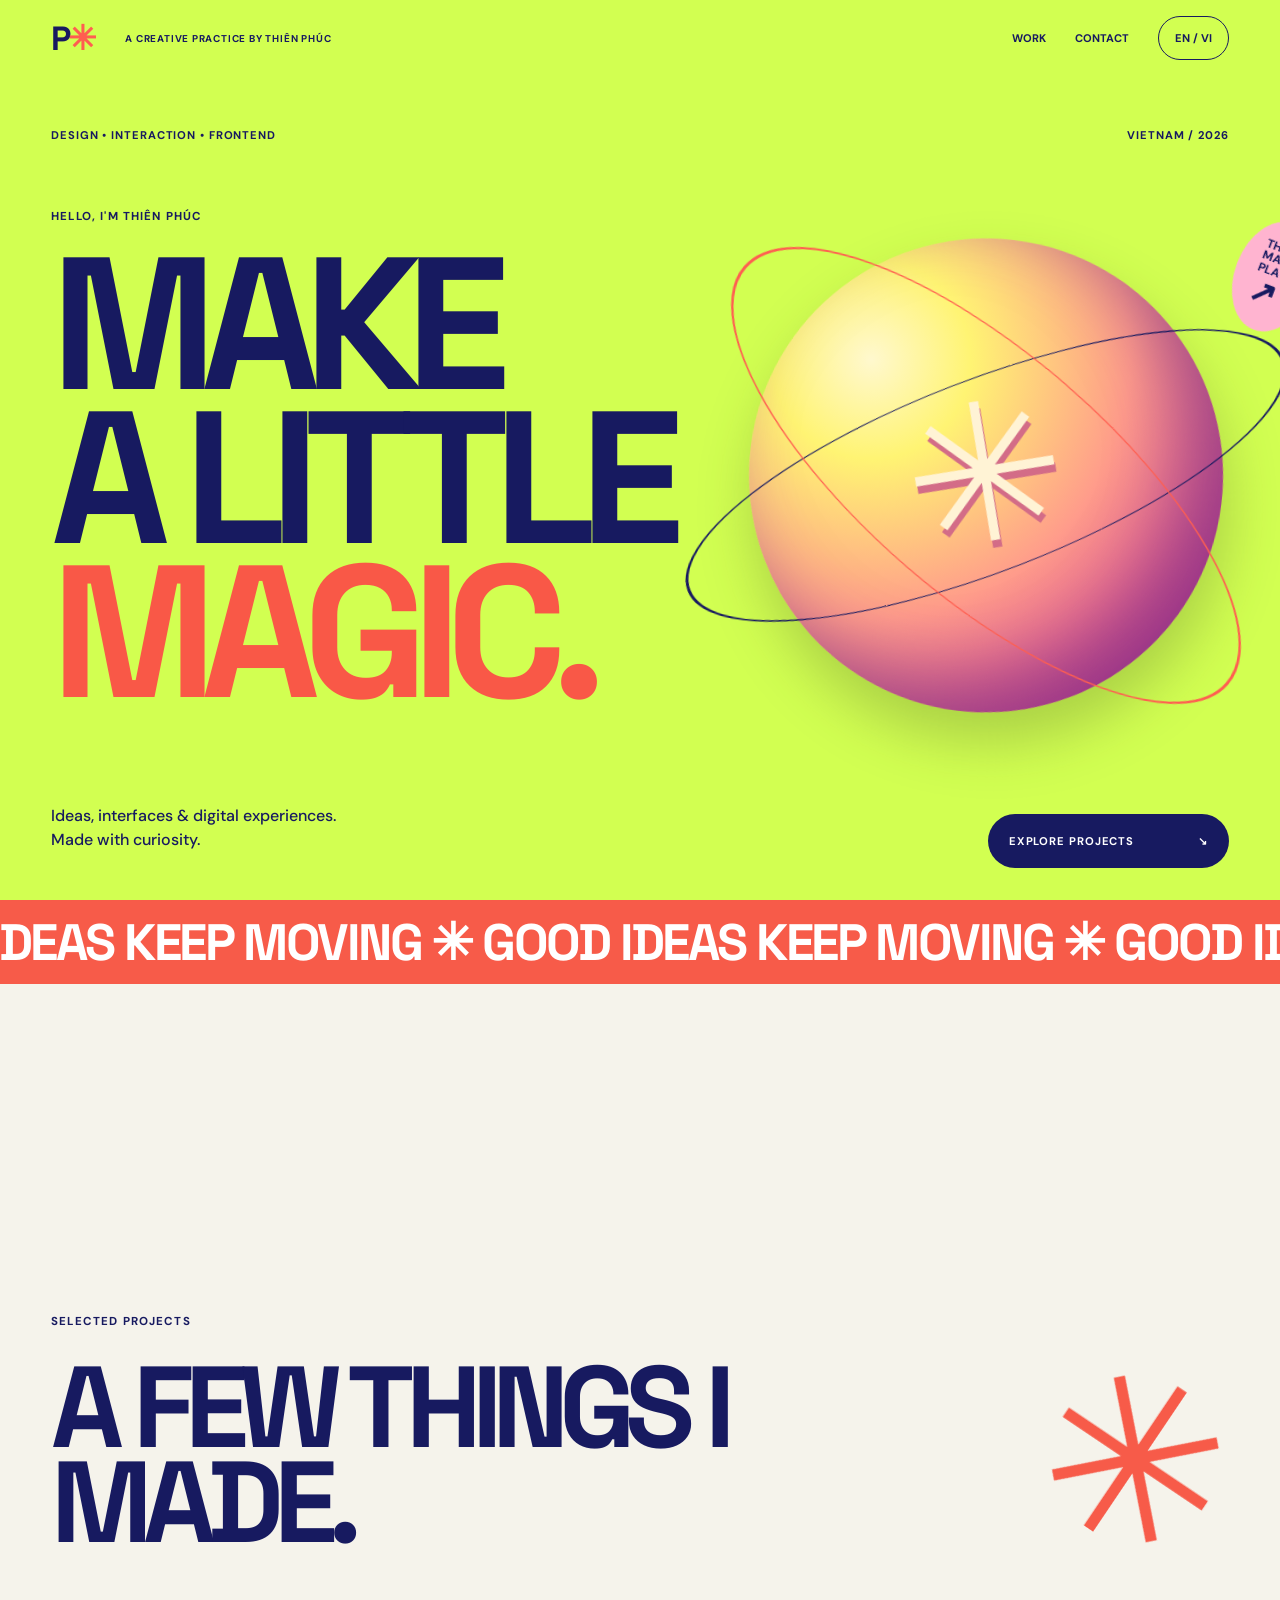
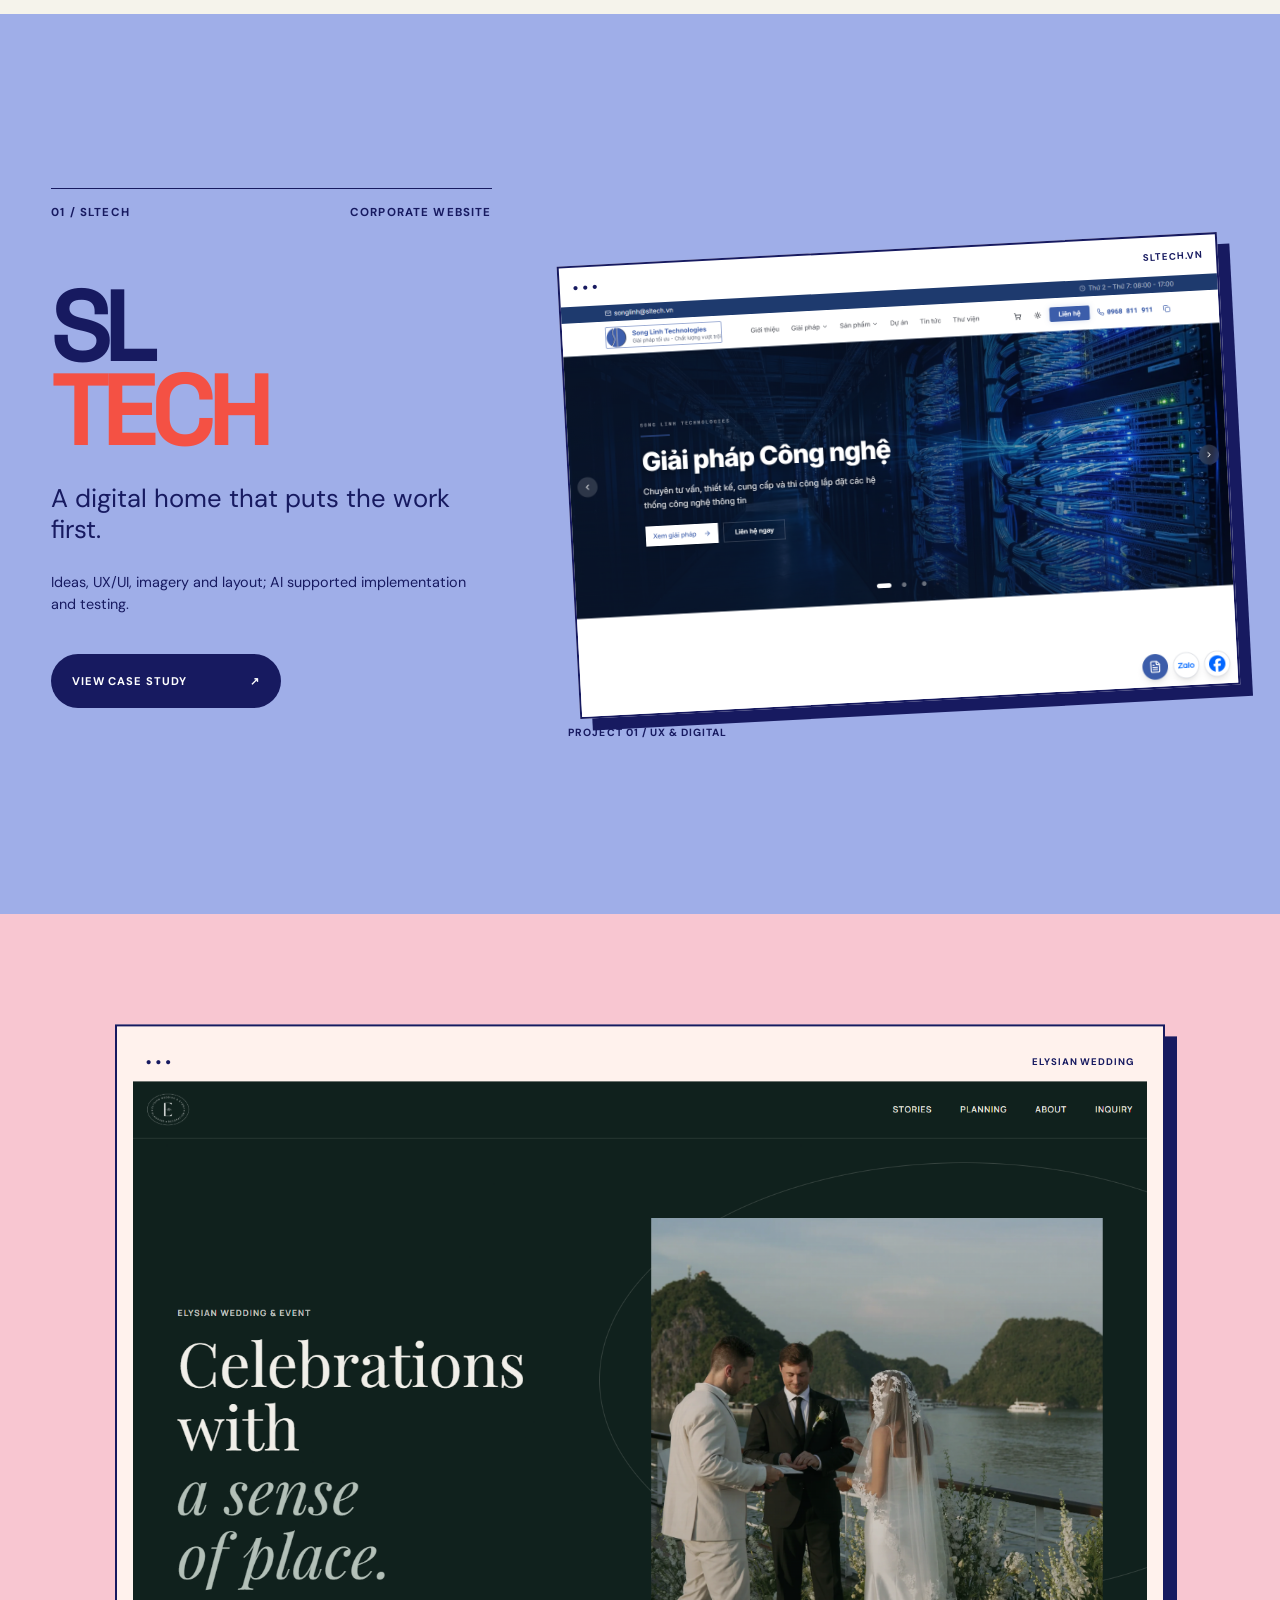
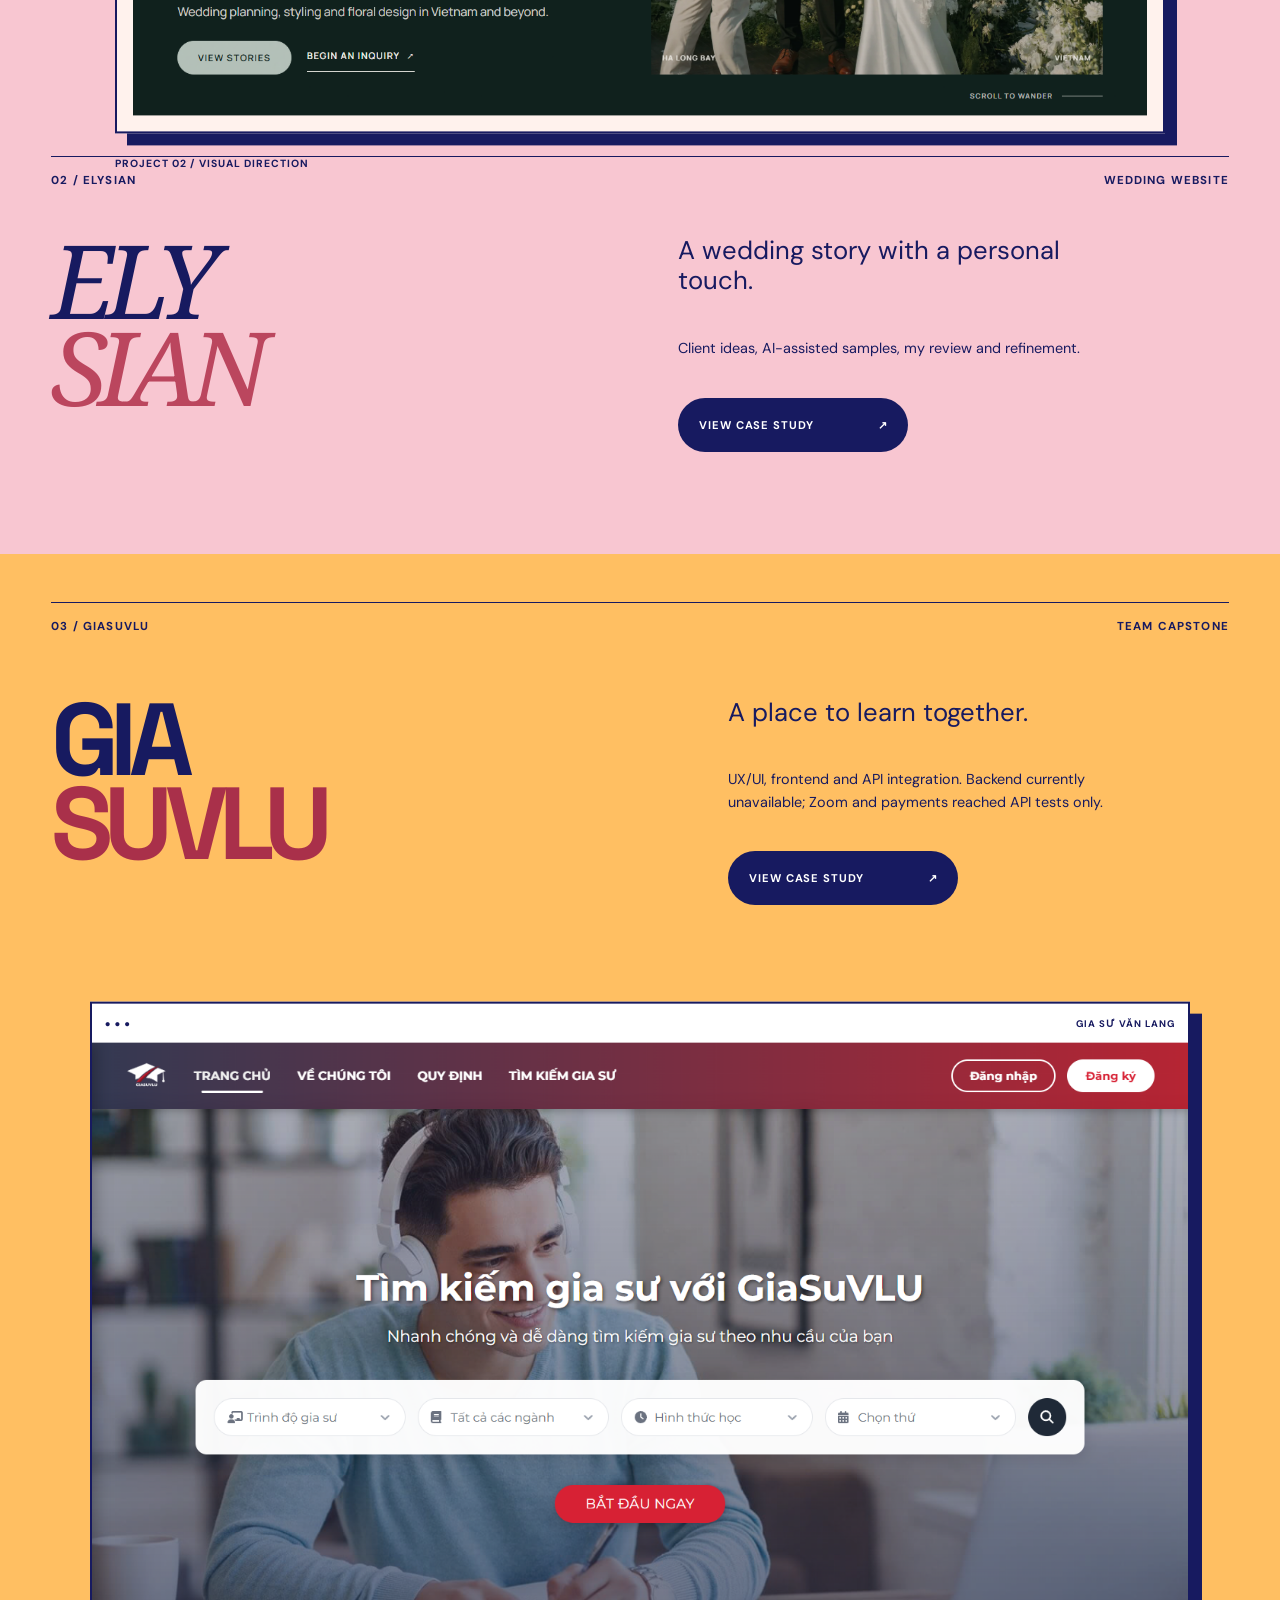
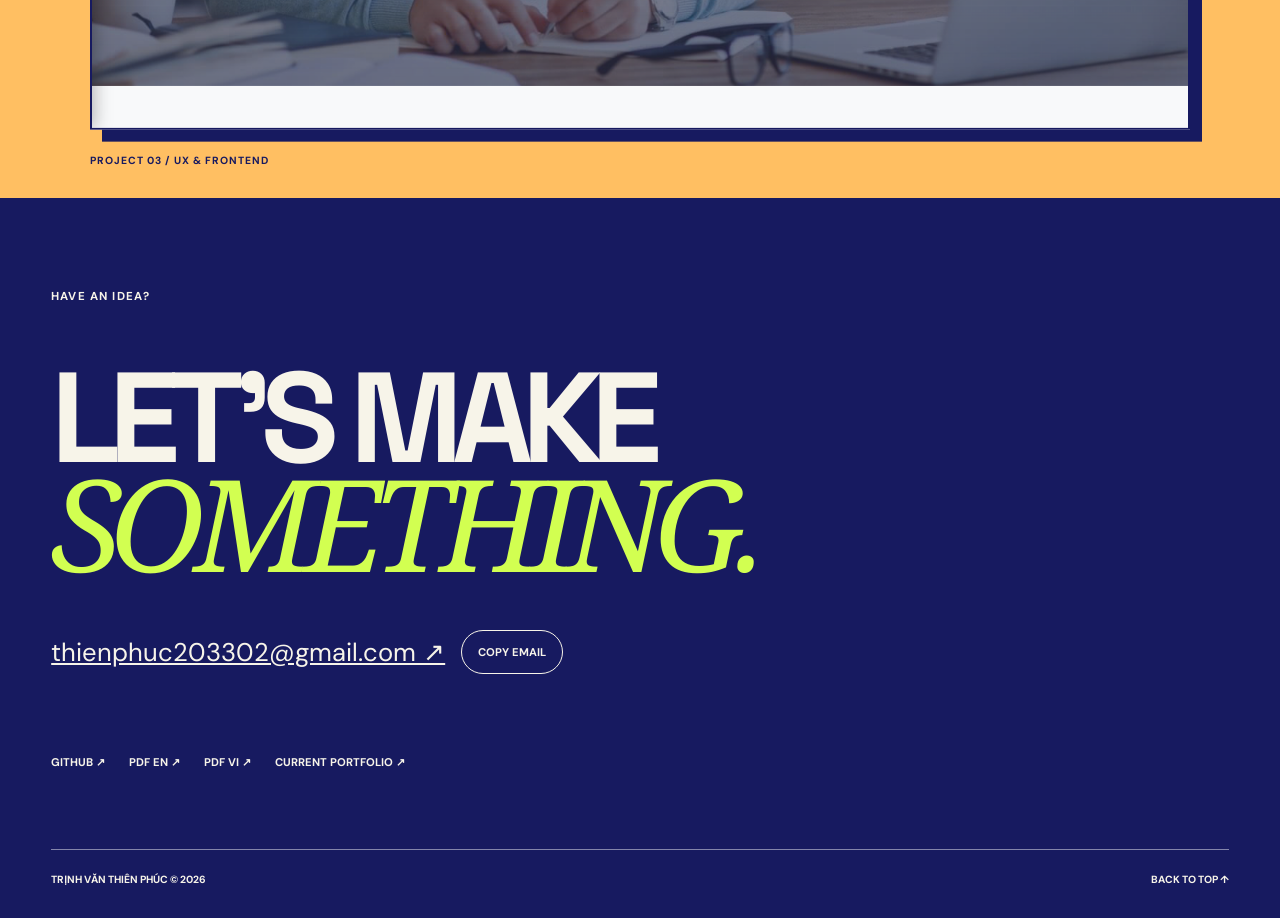
<file: orbit-studio/index.html>
<!doctype html><html lang="en"><head><meta charset="utf-8"><meta name="viewport" content="width=device-width,initial-scale=1"><meta name="theme-color" content="#c7ff45"><title>PHÚC / OPEN STUDIO</title><meta name="description" content="A playful collection of digital experiences by Thiên Phúc."><link rel="stylesheet" href="style.css"><script defer src="../vendor/gsap.min.js"></script><script defer src="../vendor/ScrollTrigger.min.js"></script><script defer src="app.js"></script></head><body>
<a class="skip" href="#work" data-en="Skip to work" data-vi="Đến dự án">Skip to work</a><header class="nav"><a href="#top" class="logo" aria-label="Thiên Phúc home">P<span>✳</span></a><span class="nav-note" data-en="A CREATIVE PRACTICE BY THIÊN PHÚC" data-vi="KHÔNG GIAN SÁNG TẠO CỦA THIÊN PHÚC">A CREATIVE PRACTICE BY THIÊN PHÚC</span><nav><a href="#work" data-en="WORK" data-vi="DỰ ÁN">WORK</a><a href="#contact" data-en="CONTACT" data-vi="LIÊN HỆ">CONTACT</a><button id="lang" aria-label="Chuyển sang tiếng Việt">EN / VI</button></nav></header>
<main id="top"><section class="hero"><div class="hero-top"><span data-en="DESIGN • INTERACTION • FRONTEND" data-vi="THIẾT KẾ • TƯƠNG TÁC • FRONTEND">DESIGN • INTERACTION • FRONTEND</span><span>VIETNAM / 2026</span></div><div class="hero-title"><p data-en="HELLO, I'M THIÊN PHÚC" data-vi="CHÀO, MÌNH LÀ THIÊN PHÚC">HELLO, I'M THIÊN PHÚC</p><h1><span data-en="MAKE" data-vi="CÙNG">MAKE</span><br><span data-en="A LITTLE" data-vi="TẠO NÊN">A LITTLE</span><br><span class="title-last" data-en="MAGIC." data-vi="BẤT NGỜ.">MAGIC.</span></h1></div><div class="orbital" aria-hidden="true"><div class="planet"><span>✳</span></div><div class="orbit orbit-one"></div><div class="orbit orbit-two"></div><div class="orbital-tag">THINK<br>MAKE<br>PLAY<span>↗</span></div></div><div class="hero-foot"><p data-en="Ideas, interfaces & digital experiences. Made with curiosity." data-vi="Ý tưởng, giao diện và trải nghiệm số. Được tạo nên từ sự tò mò.">Ideas, interfaces & digital experiences. Made with curiosity.</p><a class="button" href="#work"><span data-en="EXPLORE PROJECTS" data-vi="KHÁM PHÁ DỰ ÁN">EXPLORE PROJECTS</span><span>↘</span></a></div></section>
<div class="ticker" aria-hidden="true"><div>GOOD IDEAS KEEP MOVING ✳ GOOD IDEAS KEEP MOVING ✳ GOOD IDEAS KEEP MOVING ✳</div></div>
<section class="work" id="work"><div class="work-heading"><div><p data-en="SELECTED PROJECTS" data-vi="DỰ ÁN CHỌN LỌC">SELECTED PROJECTS</p><h2 data-en="A FEW THINGS I MADE." data-vi="MỘT VÀI ĐIỀU MÌNH ĐÃ LÀM.">A FEW THINGS I MADE.</h2></div><span>✳</span></div>
<article class="project sltech"><div class="project-copy"><div class="project-meta"><span>01 / SLTECH</span><span data-en="CORPORATE WEBSITE" data-vi="WEBSITE DOANH NGHIỆP">CORPORATE WEBSITE</span></div><h3>SL<span>TECH</span></h3><p data-en="A digital home that puts the work first." data-vi="Không gian số đặt các dự án làm trọng tâm.">A digital home that puts the work first.</p><p class="role" data-en="Ideas, UX/UI, imagery and layout; AI supported implementation and testing." data-vi="Ý tưởng, UX/UI, hình ảnh và bố cục; AI hỗ trợ triển khai và kiểm thử.">Ideas, UX/UI, imagery and layout; AI supported implementation and testing.</p><a href="../sltech.html" class="project-link"><span data-en="VIEW CASE STUDY" data-vi="XEM CASE STUDY">VIEW CASE STUDY</span> ↗</a></div><figure class="project-art"><div class="image-window"><div class="window-top"><span>● ● ●</span><span>SLTECH.VN</span></div><img src="../assets/sltech.png" alt="SLTech website" width="1440" height="900" loading="lazy"></div><figcaption>PROJECT 01 / UX & DIGITAL</figcaption></figure></article>
<article class="project elysian"><div class="project-copy"><div class="project-meta"><span>02 / ELYSIAN</span><span data-en="WEDDING WEBSITE" data-vi="WEBSITE ĐÁM CƯỚI">WEDDING WEBSITE</span></div><h3>ELY<span>SIAN</span></h3><p data-en="A wedding story with a personal touch." data-vi="Một câu chuyện đám cưới mang dấu ấn riêng.">A wedding story with a personal touch.</p><p class="role" data-en="Client ideas, AI-assisted samples, my review and refinement." data-vi="Từ ý tưởng khách hàng, mình đánh giá mẫu có AI hỗ trợ và chỉnh sửa theo phản hồi.">Client ideas, AI-assisted samples, my review and refinement.</p><a href="../elysian.html" class="project-link"><span data-en="VIEW CASE STUDY" data-vi="XEM CASE STUDY">VIEW CASE STUDY</span> ↗</a></div><figure class="project-art"><div class="image-window"><div class="window-top"><span>● ● ●</span><span>ELYSIAN WEDDING</span></div><img src="../assets/elysian.png" alt="Elysian Wedding website" width="1440" height="900" loading="lazy"></div><figcaption>PROJECT 02 / VISUAL DIRECTION</figcaption></figure></article>
<article class="project tutor"><div class="project-copy"><div class="project-meta"><span>03 / GIASUVLU</span><span data-en="TEAM CAPSTONE" data-vi="ĐỒ ÁN NHÓM">TEAM CAPSTONE</span></div><h3>GIA<span>SUVLU</span></h3><p data-en="A place to learn together." data-vi="Một nơi để cùng học hỏi.">A place to learn together.</p><p class="role" data-en="UX/UI, frontend and API integration. Backend currently unavailable; Zoom and payments reached API tests only." data-vi="UX/UI, frontend và kết nối API. Backend hiện không hoạt động; Zoom và thanh toán mới test API.">UX/UI, frontend and API integration. Backend currently unavailable; Zoom and payments reached API tests only.</p><a href="../giasuvlu.html" class="project-link"><span data-en="VIEW CASE STUDY" data-vi="XEM CASE STUDY">VIEW CASE STUDY</span> ↗</a></div><figure class="project-art"><div class="image-window"><div class="window-top"><span>● ● ●</span><span>GIA SƯ VĂN LANG</span></div><img src="../assets/tutor.png" alt="GiaSuVLU tutoring platform" width="1440" height="900" loading="lazy"></div><figcaption>PROJECT 03 / UX & FRONTEND</figcaption></figure></article></section>
<section class="contact" id="contact"><p data-en="HAVE AN IDEA?" data-vi="BẠN CÓ Ý TƯỞNG?">HAVE AN IDEA?</p><h2><span data-en="LET'S MAKE" data-vi="CÙNG TẠO">LET'S MAKE</span><br><em data-en="SOMETHING." data-vi="ĐIỀU GÌ ĐÓ.">SOMETHING.</em></h2><div class="contact-row"><a href="mailto:thienphuc203302@gmail.com">thienphuc203302@gmail.com ↗</a><button class="copy" type="button" data-en="COPY EMAIL" data-vi="SAO CHÉP EMAIL">COPY EMAIL</button><span class="status" role="status" aria-live="polite"></span></div><div class="contact-links"><a href="https://github.com/ThienPhuc132003" target="_blank" rel="noopener noreferrer">GITHUB ↗</a><a href="../downloads/thien-phuc-portfolio-en.pdf">PDF EN ↗</a><a href="../downloads/thien-phuc-portfolio-vi.pdf">PDF VI ↗</a><a href="../index.html" data-en="CURRENT PORTFOLIO ↗" data-vi="PORTFOLIO HIỆN TẠI ↗">CURRENT PORTFOLIO ↗</a></div><footer><span>TRỊNH VĂN THIÊN PHÚC © 2026</span><a href="#top" data-en="BACK TO TOP ↑" data-vi="LÊN ĐẦU ↑">BACK TO TOP ↑</a></footer></section></main></body></html>
</file>
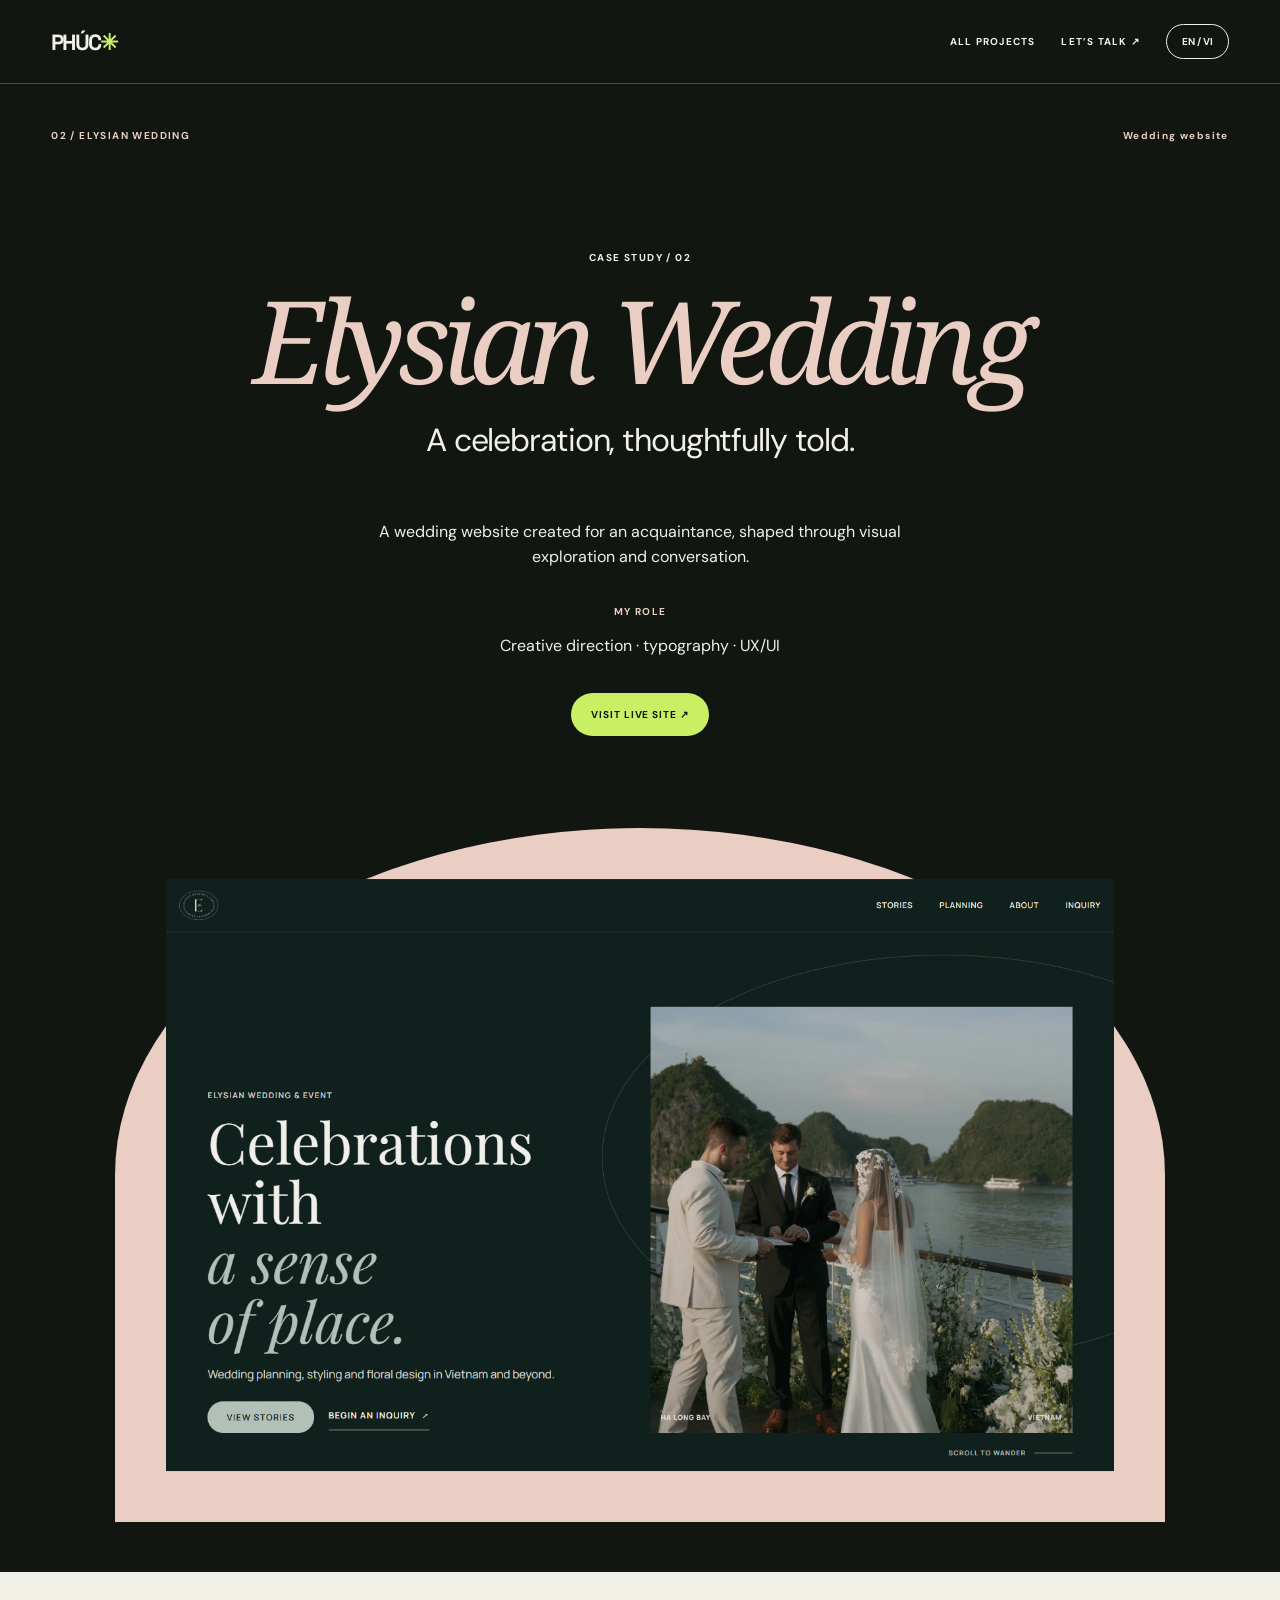
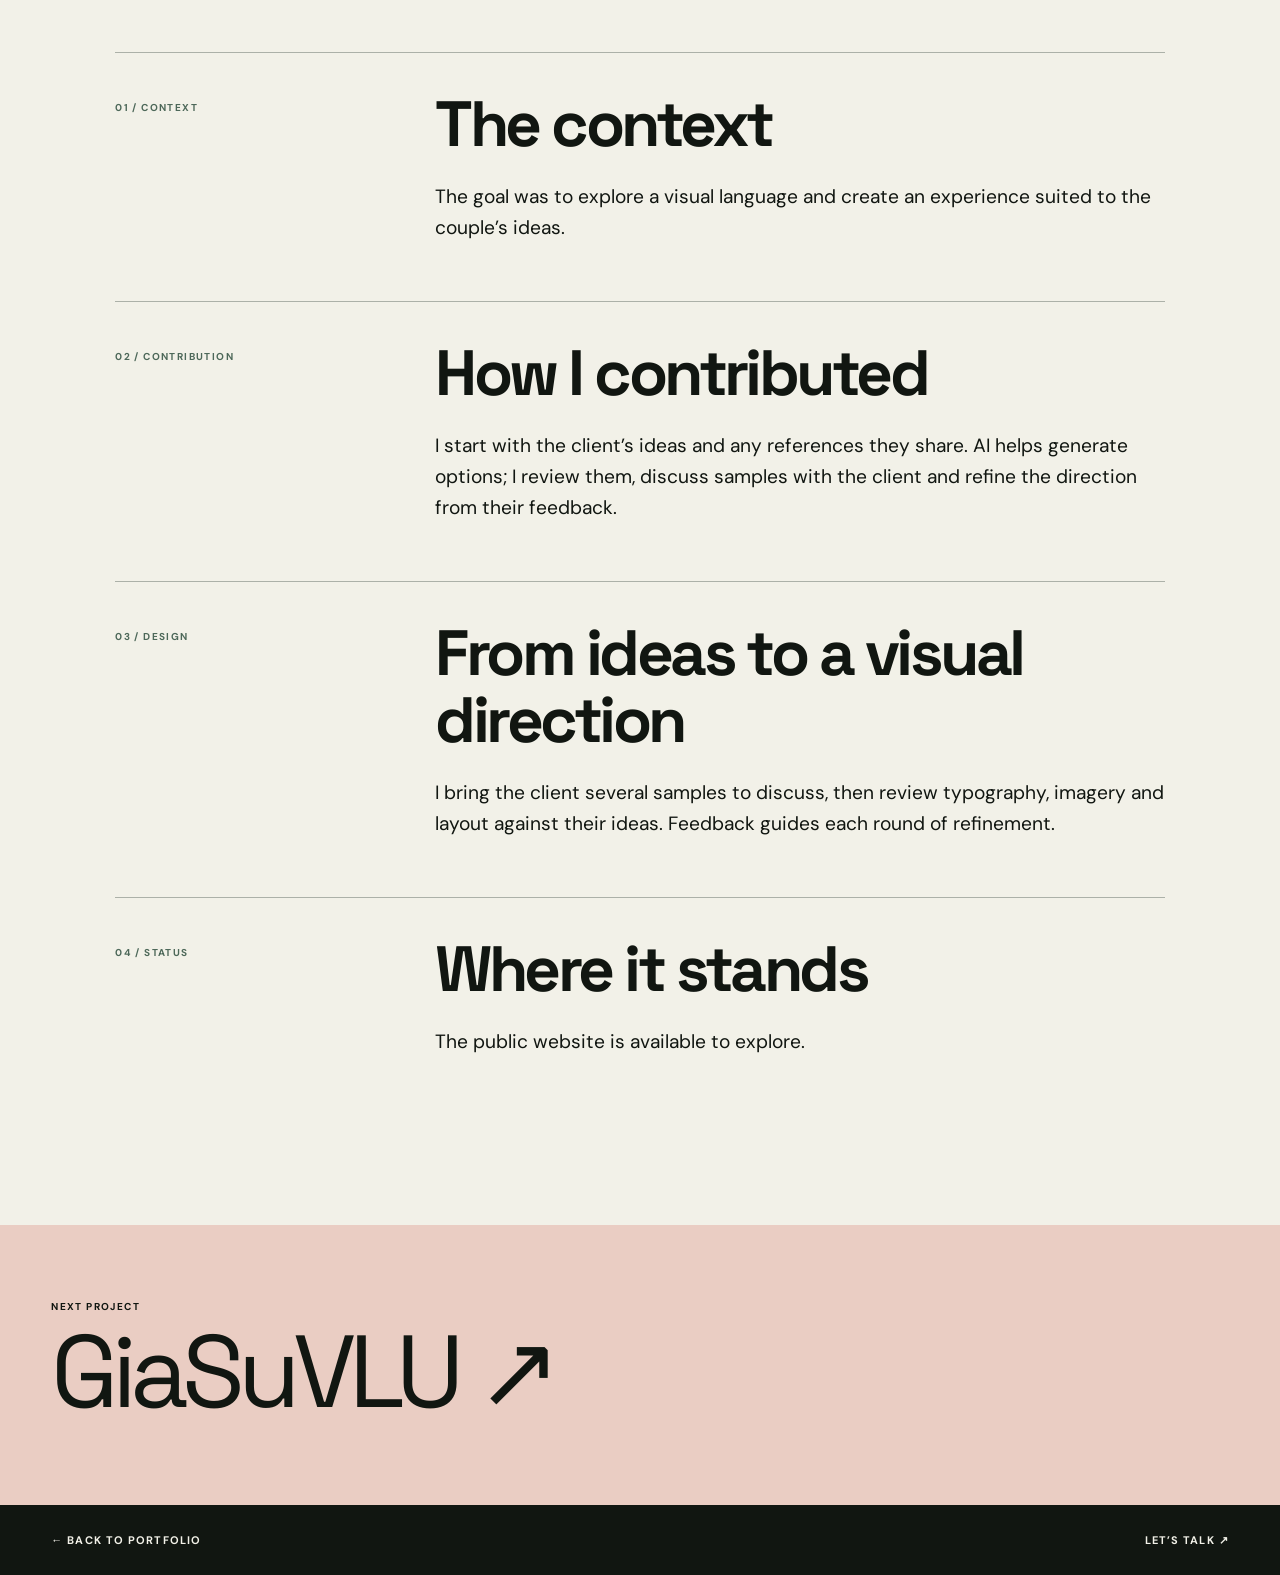
<file: elysian.html>
<!doctype html><html lang="en"><head><meta charset="utf-8"><meta name="viewport" content="width=device-width,initial-scale=1"><title>Elysian Wedding — Thiên Phúc</title><meta name="description" content="A wedding website created for an acquaintance, shaped through visual exploration and conversation."><link rel="stylesheet" href="case.css"><script defer src="vendor/gsap.min.js"></script><script defer src="vendor/ScrollTrigger.min.js"></script><script defer src="case.js"></script></head>
<body class="case-page case-elysian"><a class="skip" href="#case-content" data-en="Skip to case study" data-vi="Đến nội dung">Skip to case study</a><header class="case-header"><a class="case-brand" href="index.html">PHÚC<span>✳</span></a><nav><a href="index.html#work" data-en="ALL PROJECTS" data-vi="CÁC DỰ ÁN">ALL PROJECTS</a><a href="mailto:thienphuc203302@gmail.com" data-en="LET’S TALK ↗" data-vi="LIÊN HỆ ↗">LET’S TALK ↗</a><button class="lang" id="language" type="button" aria-label="Chuyển sang tiếng Việt">EN <span>/ VI</span></button></nav></header>
<main id="case-content"><section class="case-hero"><div class="case-meta"><span>02 / ELYSIAN WEDDING</span><span data-en="Wedding website" data-vi="Website đám cưới">Wedding website</span></div><div class="case-heading"><div><p class="case-kicker">CASE STUDY / 02</p><h1>Elysian Wedding</h1><p class="case-headline" data-en="A celebration, thoughtfully told." data-vi="Một câu chuyện được kể bằng cảm xúc.">A celebration, thoughtfully told.</p></div><div class="case-intro"><p data-en="A wedding website created for an acquaintance, shaped through visual exploration and conversation." data-vi="Website cưới dành cho người quen, được hình thành qua quá trình tìm tòi và trao đổi.">A wedding website created for an acquaintance, shaped through visual exploration and conversation.</p><p class="case-role-label" data-en="MY ROLE" data-vi="VAI TRÒ CỦA TÔI">MY ROLE</p><p data-en="Creative direction · typography · UX/UI" data-vi="Định hướng sáng tạo · kiểu chữ · UX/UI">Creative direction · typography · UX/UI</p><a href="https://elysian-wedding.ely-wedding.workers.dev/" target="_blank" rel="noopener" data-en="VISIT LIVE SITE ↗" data-vi="XEM WEBSITE ↗">VISIT LIVE SITE ↗</a></div></div><figure class="case-image"><img src="assets/elysian.png" alt="Elysian Wedding website screenshot"></figure></section>
<section class="case-body"><div class="case-row"><p class="case-row-number" data-en="01 / CONTEXT" data-vi="01 / BỐI CẢNH">01 / CONTEXT</p><div><h2 data-en="The context" data-vi="Bối cảnh">The context</h2><p data-en="The goal was to explore a visual language and create an experience suited to the couple’s ideas." data-vi="Mục tiêu là tìm một ngôn ngữ thị giác và tạo trải nghiệm phù hợp với ý tưởng của khách hàng.">The goal was to explore a visual language and create an experience suited to the couple’s ideas.</p></div></div><div class="case-row"><p class="case-row-number" data-en="02 / CONTRIBUTION" data-vi="02 / ĐÓNG GÓP">02 / CONTRIBUTION</p><div><h2 data-en="How I contributed" data-vi="Phần đóng góp của tôi">How I contributed</h2><p data-en="I start with the client’s ideas and any references they share. AI helps generate options; I review them, discuss samples with the client and refine the direction from their feedback." data-vi="Tôi bắt đầu từ ý tưởng và tư liệu tham khảo khi khách hàng có sẵn. AI hỗ trợ tạo phương án; tôi đánh giá, trao đổi các mẫu với khách và điều chỉnh dựa trên phản hồi.">I start with the client’s ideas and any references they share. AI helps generate options; I review them, discuss samples with the client and refine the direction from their feedback.</p></div></div><div class="case-row"><p class="case-row-number" data-en="03 / DESIGN" data-vi="03 / THIẾT KẾ">03 / DESIGN</p><div><h2 data-en="From ideas to a visual direction" data-vi="Từ ý tưởng đến hướng thị giác">From ideas to a visual direction</h2><p data-en="I bring the client several samples to discuss, then review typography, imagery and layout against their ideas. Feedback guides each round of refinement." data-vi="Tôi đưa khách hàng một số mẫu để trao đổi, sau đó đối chiếu kiểu chữ, hình ảnh và bố cục với ý tưởng ban đầu. Phản hồi giúp định hướng những lần chỉnh sửa tiếp theo.">I bring the client several samples to discuss, then review typography, imagery and layout against their ideas. Feedback guides each round of refinement.</p></div></div><div class="case-row"><p class="case-row-number" data-en="04 / STATUS" data-vi="04 / TRẠNG THÁI">04 / STATUS</p><div><h2 data-en="Where it stands" data-vi="Trạng thái hiện tại">Where it stands</h2><p data-en="The public website is available to explore." data-vi="Website công khai hiện có thể truy cập.">The public website is available to explore.</p></div></div></section><section class="case-next"><p data-en="NEXT PROJECT" data-vi="DỰ ÁN TIẾP THEO">NEXT PROJECT</p><a href="giasuvlu.html">GiaSuVLU ↗</a></section></main><footer class="footer"><a href="index.html" data-en="← BACK TO PORTFOLIO" data-vi="← VỀ PORTFOLIO">← BACK TO PORTFOLIO</a><a href="mailto:thienphuc203302@gmail.com" data-en="LET’S TALK ↗" data-vi="LIÊN HỆ ↗">LET’S TALK ↗</a></footer></body></html>
</file>
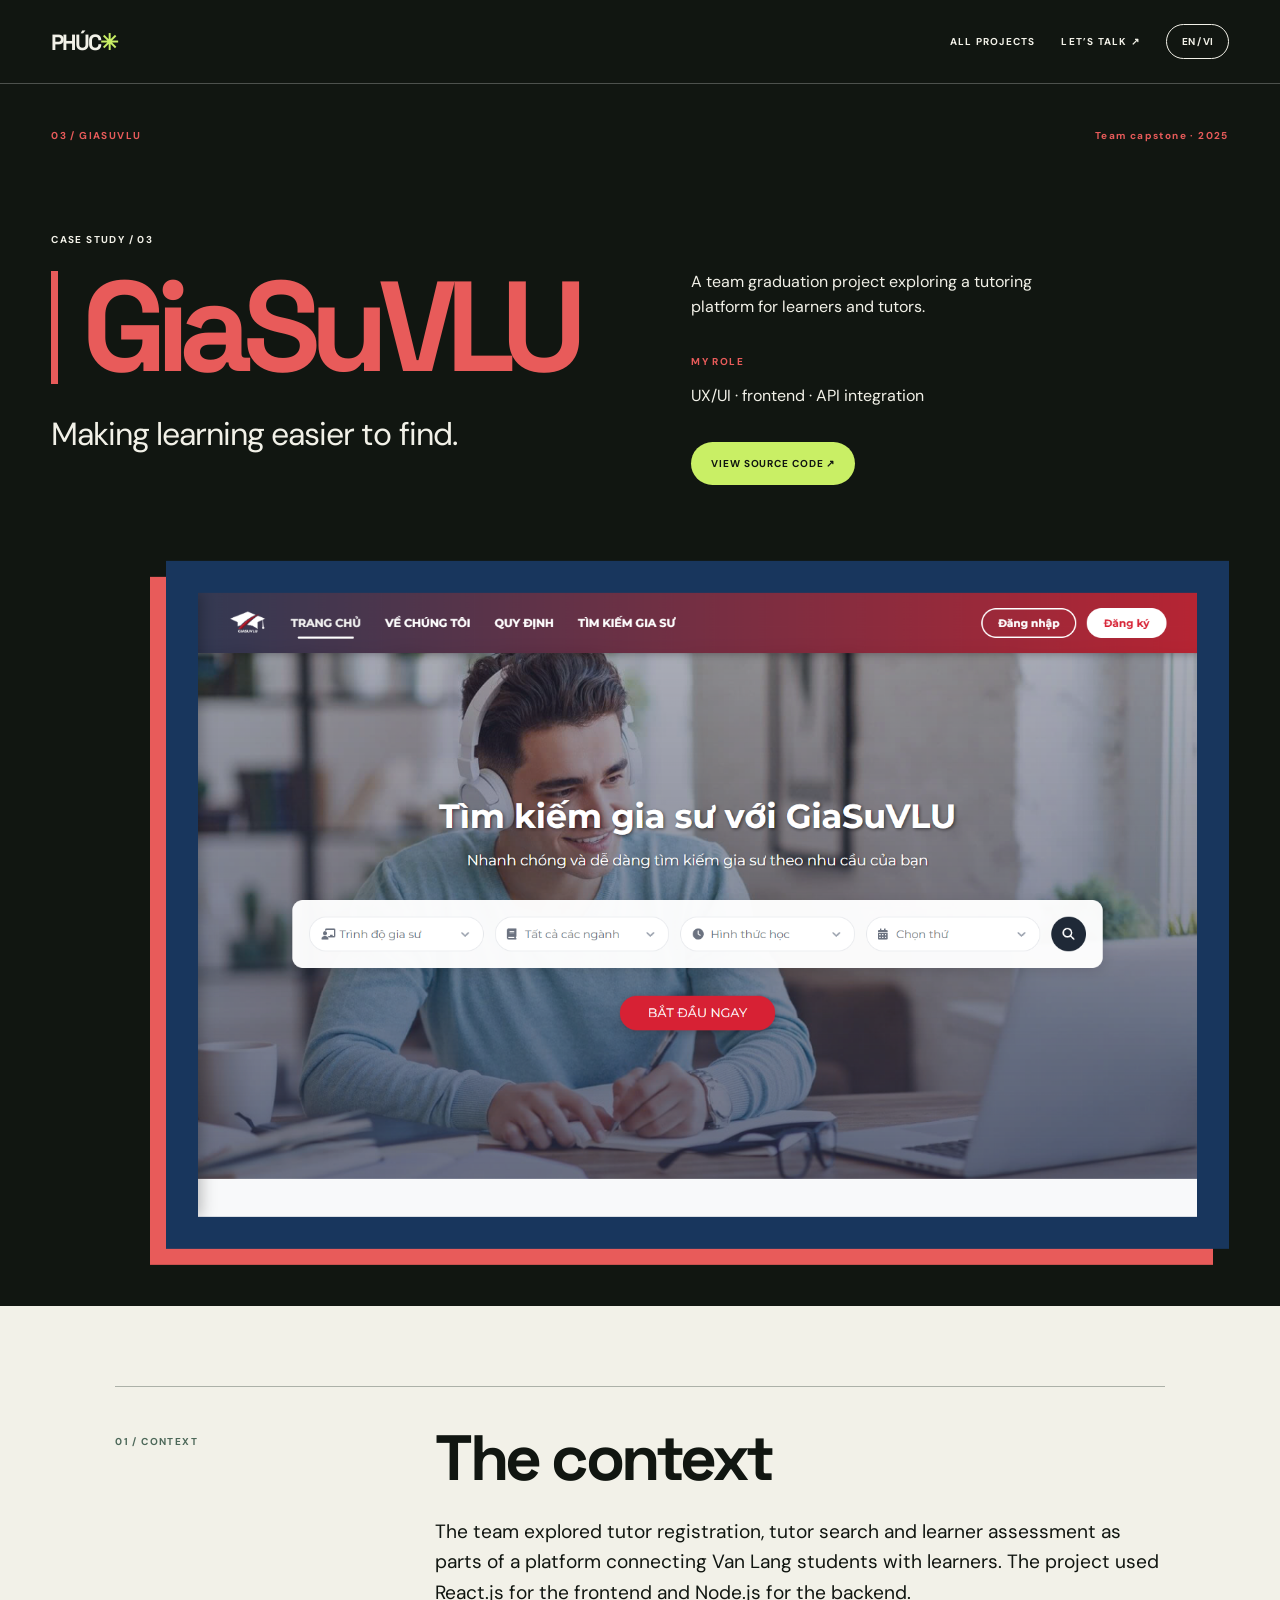
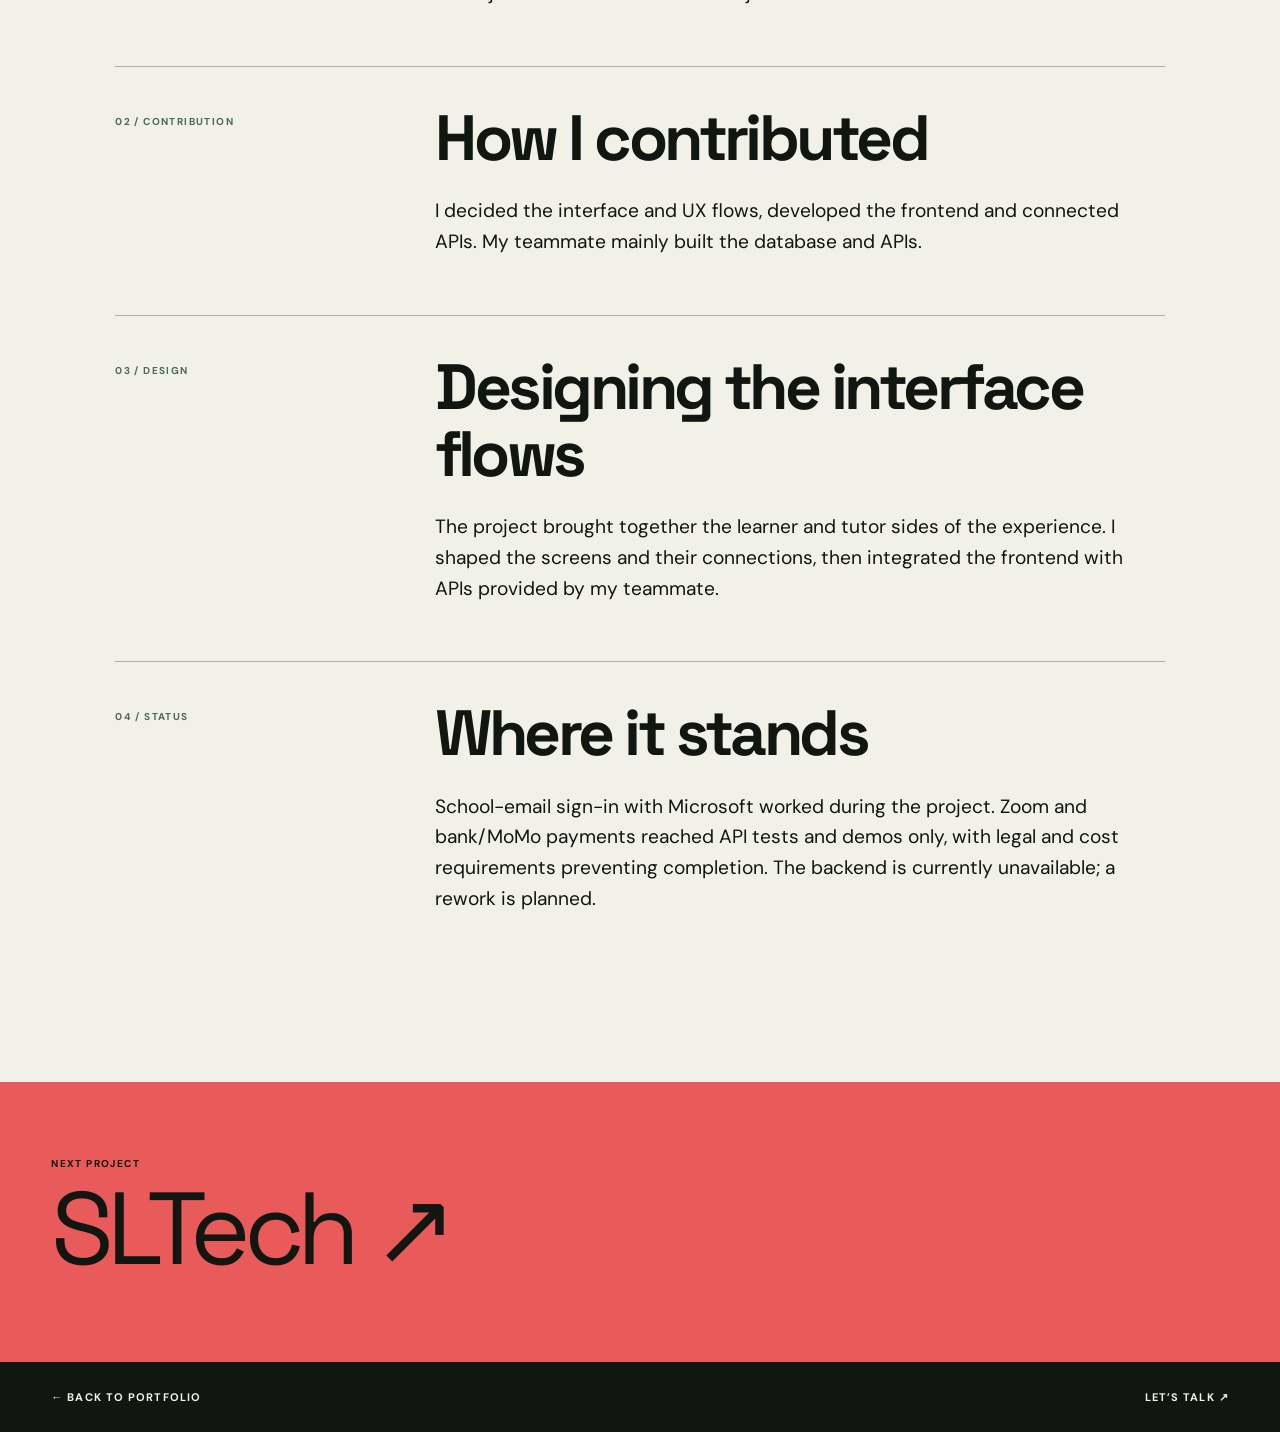
<file: giasuvlu.html>
<!doctype html><html lang="en"><head><meta charset="utf-8"><meta name="viewport" content="width=device-width,initial-scale=1"><title>GiaSuVLU — Thiên Phúc</title><meta name="description" content="A team graduation project exploring a tutoring platform for learners and tutors."><link rel="stylesheet" href="case.css"><script defer src="vendor/gsap.min.js"></script><script defer src="vendor/ScrollTrigger.min.js"></script><script defer src="case.js"></script></head>
<body class="case-page case-giasuvlu"><a class="skip" href="#case-content" data-en="Skip to case study" data-vi="Đến nội dung">Skip to case study</a><header class="case-header"><a class="case-brand" href="index.html">PHÚC<span>✳</span></a><nav><a href="index.html#work" data-en="ALL PROJECTS" data-vi="CÁC DỰ ÁN">ALL PROJECTS</a><a href="mailto:thienphuc203302@gmail.com" data-en="LET’S TALK ↗" data-vi="LIÊN HỆ ↗">LET’S TALK ↗</a><button class="lang" id="language" type="button" aria-label="Chuyển sang tiếng Việt">EN <span>/ VI</span></button></nav></header>
<main id="case-content"><section class="case-hero"><div class="case-meta"><span>03 / GIASUVLU</span><span data-en="Team capstone · 2025" data-vi="Đồ án nhóm · 2025">Team capstone · 2025</span></div><div class="case-heading"><div><p class="case-kicker">CASE STUDY / 03</p><h1>GiaSuVLU</h1><p class="case-headline" data-en="Making learning easier to find." data-vi="Kết nối người học và gia sư.">Making learning easier to find.</p></div><div class="case-intro"><p data-en="A team graduation project exploring a tutoring platform for learners and tutors." data-vi="Đồ án tốt nghiệp nhóm về nền tảng kết nối người học và gia sư.">A team graduation project exploring a tutoring platform for learners and tutors.</p><p class="case-role-label" data-en="MY ROLE" data-vi="VAI TRÒ CỦA TÔI">MY ROLE</p><p data-en="UX/UI · frontend · API integration" data-vi="UX/UI · frontend · kết nối API">UX/UI · frontend · API integration</p><a href="https://github.com/ThienPhuc132003/TotNghiep" target="_blank" rel="noopener" data-en="VIEW SOURCE CODE ↗" data-vi="XEM MÃ NGUỒN ↗">VIEW SOURCE CODE ↗</a></div></div><figure class="case-image"><img src="assets/tutor.png" alt="GiaSuVLU website screenshot"></figure></section>
<section class="case-body"><div class="case-row"><p class="case-row-number" data-en="01 / CONTEXT" data-vi="01 / BỐI CẢNH">01 / CONTEXT</p><div><h2 data-en="The context" data-vi="Bối cảnh">The context</h2><p data-en="The team explored tutor registration, tutor search and learner assessment as parts of a platform connecting Van Lang students with learners. The project used React.js for the frontend and Node.js for the backend." data-vi="Nhóm nghiên cứu các luồng đăng ký gia sư, tìm gia sư và đánh giá năng lực trong nền tảng kết nối sinh viên Văn Lang với người học. Dự án sử dụng React.js cho frontend và Node.js cho backend.">The team explored tutor registration, tutor search and learner assessment as parts of a platform connecting Van Lang students with learners. The project used React.js for the frontend and Node.js for the backend.</p></div></div><div class="case-row"><p class="case-row-number" data-en="02 / CONTRIBUTION" data-vi="02 / ĐÓNG GÓP">02 / CONTRIBUTION</p><div><h2 data-en="How I contributed" data-vi="Phần đóng góp của tôi">How I contributed</h2><p data-en="I decided the interface and UX flows, developed the frontend and connected APIs. My teammate mainly built the database and APIs." data-vi="Tôi quyết định giao diện và luồng UX, phát triển frontend và kết nối API. Thành viên còn lại chủ yếu xây dựng cơ sở dữ liệu và API.">I decided the interface and UX flows, developed the frontend and connected APIs. My teammate mainly built the database and APIs.</p></div></div><div class="case-row"><p class="case-row-number" data-en="03 / DESIGN" data-vi="03 / THIẾT KẾ">03 / DESIGN</p><div><h2 data-en="Designing the interface flows" data-vi="Thiết kế các luồng giao diện">Designing the interface flows</h2><p data-en="The project brought together the learner and tutor sides of the experience. I shaped the screens and their connections, then integrated the frontend with APIs provided by my teammate." data-vi="Dự án kết nối hai phía người học và gia sư. Tôi xây dựng giao diện và liên kết giữa các màn hình, sau đó kết nối frontend với API do thành viên còn lại phụ trách.">The project brought together the learner and tutor sides of the experience. I shaped the screens and their connections, then integrated the frontend with APIs provided by my teammate.</p></div></div><div class="case-row"><p class="case-row-number" data-en="04 / STATUS" data-vi="04 / TRẠNG THÁI">04 / STATUS</p><div><h2 data-en="Where it stands" data-vi="Trạng thái hiện tại">Where it stands</h2><p data-en="School-email sign-in with Microsoft worked during the project. Zoom and bank/MoMo payments reached API tests and demos only, with legal and cost requirements preventing completion. The backend is currently unavailable; a rework is planned." data-vi="Đăng nhập email trường qua Microsoft từng hoạt động. Zoom và thanh toán ngân hàng/MoMo mới ở mức test và demo API, chưa hoàn thiện do điều kiện pháp lý và chi phí. Backend hiện không hoạt động; dự án dự kiến được làm lại.">School-email sign-in with Microsoft worked during the project. Zoom and bank/MoMo payments reached API tests and demos only, with legal and cost requirements preventing completion. The backend is currently unavailable; a rework is planned.</p></div></div></section><section class="case-next"><p data-en="NEXT PROJECT" data-vi="DỰ ÁN TIẾP THEO">NEXT PROJECT</p><a href="sltech.html">SLTech ↗</a></section></main><footer class="footer"><a href="index.html" data-en="← BACK TO PORTFOLIO" data-vi="← VỀ PORTFOLIO">← BACK TO PORTFOLIO</a><a href="mailto:thienphuc203302@gmail.com" data-en="LET’S TALK ↗" data-vi="LIÊN HỆ ↗">LET’S TALK ↗</a></footer></body></html>
</file>
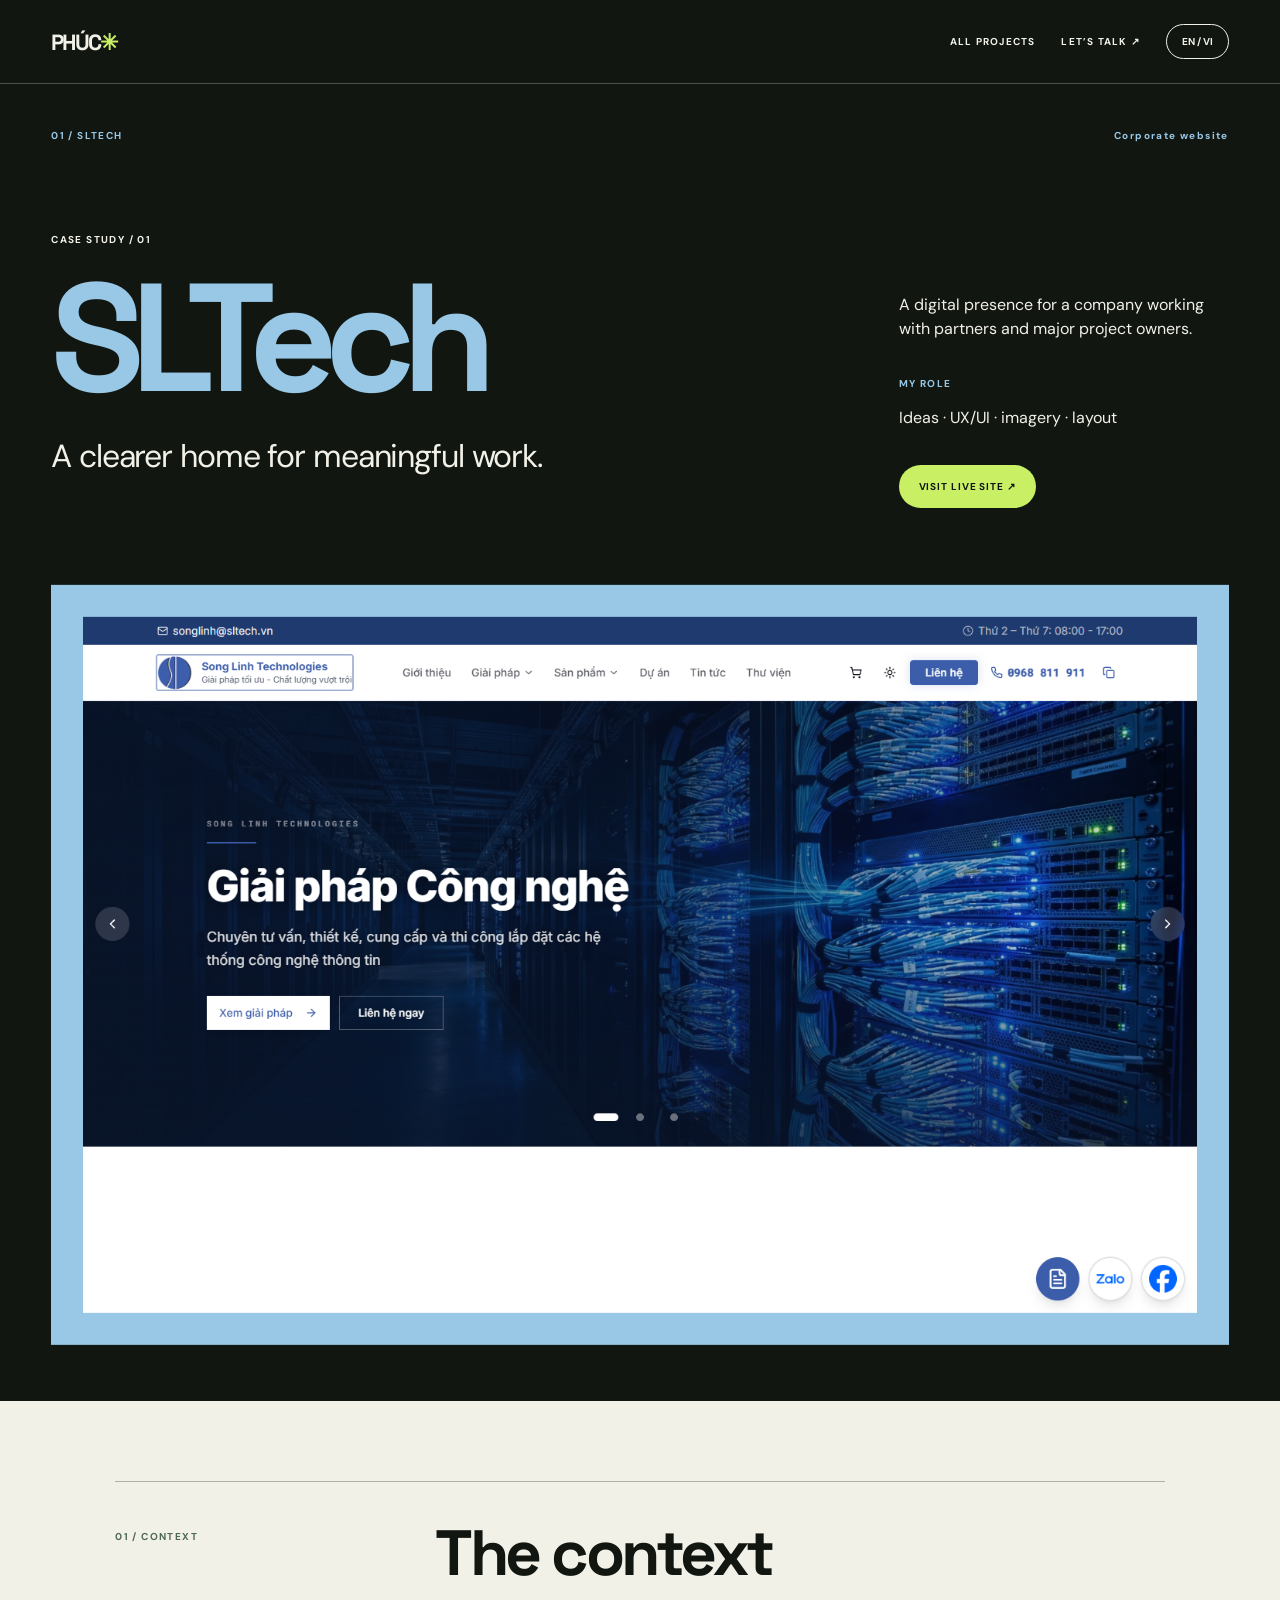
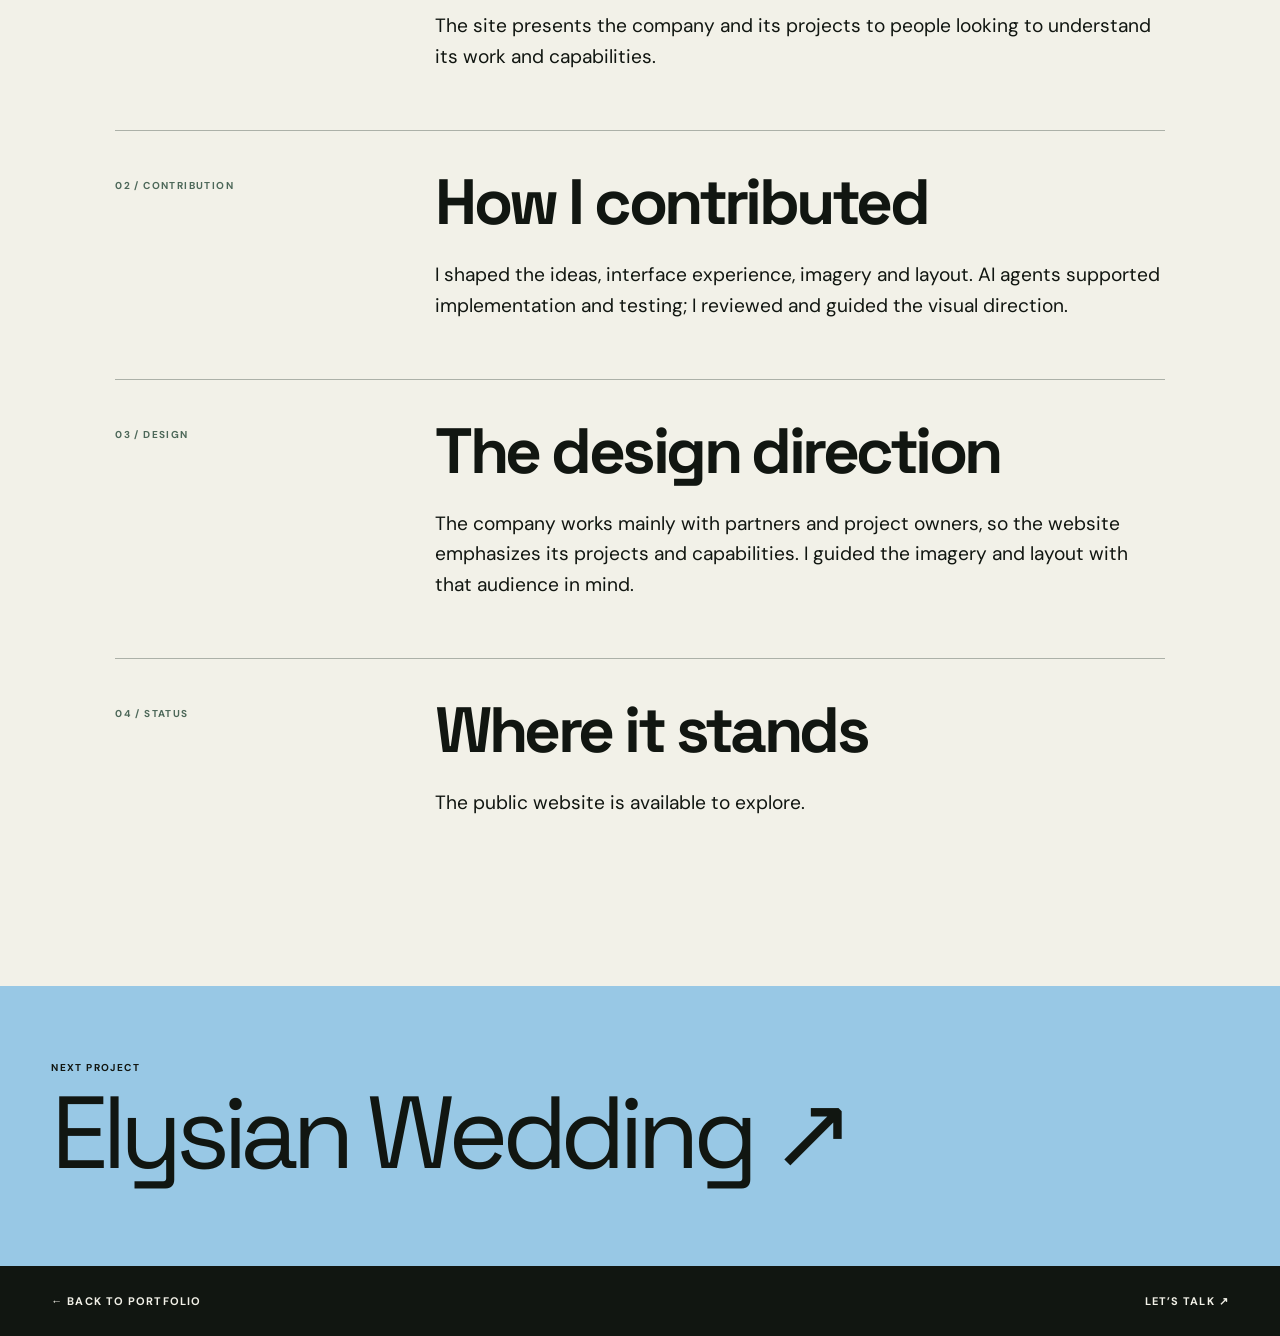
<file: sltech.html>
<!doctype html><html lang="en"><head><meta charset="utf-8"><meta name="viewport" content="width=device-width,initial-scale=1"><title>SLTech — Thiên Phúc</title><meta name="description" content="A digital presence for a company working with partners and major project owners."><link rel="stylesheet" href="case.css"><script defer src="vendor/gsap.min.js"></script><script defer src="vendor/ScrollTrigger.min.js"></script><script defer src="case.js"></script></head>
<body class="case-page case-sltech"><a class="skip" href="#case-content" data-en="Skip to case study" data-vi="Đến nội dung">Skip to case study</a><header class="case-header"><a class="case-brand" href="index.html">PHÚC<span>✳</span></a><nav><a href="index.html#work" data-en="ALL PROJECTS" data-vi="CÁC DỰ ÁN">ALL PROJECTS</a><a href="mailto:thienphuc203302@gmail.com" data-en="LET’S TALK ↗" data-vi="LIÊN HỆ ↗">LET’S TALK ↗</a><button class="lang" id="language" type="button" aria-label="Chuyển sang tiếng Việt">EN <span>/ VI</span></button></nav></header>
<main id="case-content"><section class="case-hero"><div class="case-meta"><span>01 / SLTECH</span><span data-en="Corporate website" data-vi="Website doanh nghiệp">Corporate website</span></div><div class="case-heading"><div><p class="case-kicker">CASE STUDY / 01</p><h1>SLTech</h1><p class="case-headline" data-en="A clearer home for meaningful work." data-vi="Một không gian rõ ràng cho những dự án.">A clearer home for meaningful work.</p></div><div class="case-intro"><p data-en="A digital presence for a company working with partners and major project owners." data-vi="Không gian số cho doanh nghiệp làm việc với đối tác và chủ đầu tư lớn.">A digital presence for a company working with partners and major project owners.</p><p class="case-role-label" data-en="MY ROLE" data-vi="VAI TRÒ CỦA TÔI">MY ROLE</p><p data-en="Ideas · UX/UI · imagery · layout" data-vi="Ý tưởng · UX/UI · hình ảnh · bố cục">Ideas · UX/UI · imagery · layout</p><a href="https://sltech.vn/" target="_blank" rel="noopener" data-en="VISIT LIVE SITE ↗" data-vi="XEM WEBSITE ↗">VISIT LIVE SITE ↗</a></div></div><figure class="case-image"><img src="assets/sltech.png" alt="SLTech website screenshot"></figure></section>
<section class="case-body"><div class="case-row"><p class="case-row-number" data-en="01 / CONTEXT" data-vi="01 / BỐI CẢNH">01 / CONTEXT</p><div><h2 data-en="The context" data-vi="Bối cảnh">The context</h2><p data-en="The site presents the company and its projects to people looking to understand its work and capabilities." data-vi="Website giới thiệu doanh nghiệp và các dự án tới người muốn tìm hiểu năng lực và công việc của công ty.">The site presents the company and its projects to people looking to understand its work and capabilities.</p></div></div><div class="case-row"><p class="case-row-number" data-en="02 / CONTRIBUTION" data-vi="02 / ĐÓNG GÓP">02 / CONTRIBUTION</p><div><h2 data-en="How I contributed" data-vi="Phần đóng góp của tôi">How I contributed</h2><p data-en="I shaped the ideas, interface experience, imagery and layout. AI agents supported implementation and testing; I reviewed and guided the visual direction." data-vi="Tôi định hướng ý tưởng, trải nghiệm giao diện, hình ảnh và bố cục. AI agent hỗ trợ triển khai và kiểm thử; tôi đánh giá và định hướng hình ảnh.">I shaped the ideas, interface experience, imagery and layout. AI agents supported implementation and testing; I reviewed and guided the visual direction.</p></div></div><div class="case-row"><p class="case-row-number" data-en="03 / DESIGN" data-vi="03 / THIẾT KẾ">03 / DESIGN</p><div><h2 data-en="The design direction" data-vi="Hướng trình bày">The design direction</h2><p data-en="The company works mainly with partners and project owners, so the website emphasizes its projects and capabilities. I guided the imagery and layout with that audience in mind." data-vi="Công ty chủ yếu làm việc với đối tác và chủ đầu tư, nên website ưu tiên giới thiệu dự án và năng lực. Tôi định hướng hình ảnh và bố cục dựa trên nhóm người xem đó.">The company works mainly with partners and project owners, so the website emphasizes its projects and capabilities. I guided the imagery and layout with that audience in mind.</p></div></div><div class="case-row"><p class="case-row-number" data-en="04 / STATUS" data-vi="04 / TRẠNG THÁI">04 / STATUS</p><div><h2 data-en="Where it stands" data-vi="Trạng thái hiện tại">Where it stands</h2><p data-en="The public website is available to explore." data-vi="Website công khai hiện có thể truy cập.">The public website is available to explore.</p></div></div></section><section class="case-next"><p data-en="NEXT PROJECT" data-vi="DỰ ÁN TIẾP THEO">NEXT PROJECT</p><a href="elysian.html">Elysian Wedding ↗</a></section></main><footer class="footer"><a href="index.html" data-en="← BACK TO PORTFOLIO" data-vi="← VỀ PORTFOLIO">← BACK TO PORTFOLIO</a><a href="mailto:thienphuc203302@gmail.com" data-en="LET’S TALK ↗" data-vi="LIÊN HỆ ↗">LET’S TALK ↗</a></footer></body></html>
</file>
<file: style.css>
@import url('fonts/fonts.css');
:root{--ink:#111712;--acid:#c6f367;--paper:#f1f0e9}*{box-sizing:border-box}html{scroll-behavior:smooth}body{margin:0;background:var(--ink);color:var(--paper);font-family:'DM Sans',Arial,sans-serif}a{color:inherit;text-decoration:none}button,input,textarea{font:inherit}a:focus-visible,button:focus-visible,input:focus-visible,textarea:focus-visible{outline:3px solid #ef875e;outline-offset:4px}.skip{position:fixed;top:8px;left:8px;z-index:99;background:#fff;color:#000;padding:12px;transform:translateY(-200%)}.skip:focus{transform:none}.nav{height:82px;position:absolute;top:0;left:0;right:0;z-index:5;display:flex;align-items:center;gap:30px;padding:0 4vw;border-bottom:1px solid #e3e9d734;font-size:10px;letter-spacing:.12em;font-weight:700}.logo{font-family:'Space Grotesk',sans-serif;font-size:36px;letter-spacing:-.1em}.logo span{color:var(--acid)}.nav-note{margin-right:auto}.nav-note span{color:var(--acid)}.nav nav{display:flex;align-items:center;gap:28px}.nav a:hover{text-decoration:underline}#language{border:1px solid #e2e6d6;border-radius:30px;padding:10px 13px;color:inherit;background:transparent;font-size:10px;font-weight:700;cursor:pointer}#language span{opacity:.5}.hero{min-height:100svh;padding:115px 4vw 24px;display:flex;flex-direction:column;overflow:hidden;background:#111712}.hero-info,.hero-footer,.section-label,.world-meta,.world-foot,.screen-meta{display:flex;justify-content:space-between;gap:18px;font-size:10px;letter-spacing:.13em;font-weight:700}.hero-info{color:#cbd3bf}.hero-visual{flex:1;position:relative;display:grid;grid-template-columns:1.15fr .85fr;align-items:center;min-height:570px}.hero-heading{position:relative;z-index:2;padding:35px 0}.eyebrow,.world-kicker{font-size:10px;font-weight:700;letter-spacing:.16em}.dot{display:inline-block;width:7px;height:7px;background:var(--acid);border-radius:50%;margin-right:10px}.hero h1{font-family:'Space Grotesk',sans-serif;font-size:clamp(68px,10vw,164px);line-height:.9;letter-spacing:-.085em;margin:30px 0;color:#eff3e6}.line-two{color:var(--acid)}.title-dot{color:#f4765f}.hero-description{font-size:clamp(16px,1.4vw,20px);line-height:1.5;max-width:420px;color:#ced6c8}.hero-cta{display:inline-flex;align-items:center;justify-content:space-between;gap:60px;padding:17px 22px;border:1px solid var(--acid);color:var(--acid);border-radius:100px;font-size:10px;font-weight:700;letter-spacing:.1em;margin-top:15px;transition:background .25s,color .25s}.hero-cta:hover{background:var(--acid);color:#111712}.portrait-scene{height:min(60vw,650px);position:relative;display:flex;justify-content:center;align-items:center}.portrait-frame{width:65%;height:78%;clip-path:polygon(0 0,100% 0,100% 88%,78% 100%,0 100%);overflow:hidden;background:#526653}.portrait-frame img{width:100%;height:100%;object-fit:cover;object-position:center 43%}.portrait-tag{position:absolute;bottom:6%;left:4%;right:0;display:flex;justify-content:space-between;padding:12px 16px;border-top:1px solid var(--acid);color:var(--acid);font-size:10px;letter-spacing:.12em;font-weight:700}.portrait-cross{position:absolute;right:0;top:12%;font-size:65px;color:var(--acid)}.hero-footer{border-top:1px solid #d7ddce4d;padding-top:18px;color:#cbd3bf}.intro{background:var(--acid);color:#172015;padding:35px 4vw 0;overflow:hidden}.section-label{border-bottom:1px solid #17201570;padding-bottom:18px}.intro-grid{min-height:66svh;display:grid;grid-template-columns:1fr 5fr 2fr;align-items:center;gap:3vw}.intro-index{align-self:start;font-size:11px;margin-top:60px}.intro h2{font-family:'Space Grotesk',sans-serif;font-size:clamp(55px,7.5vw,120px);line-height:1;letter-spacing:-.07em;max-width:1000px}.intro-copy{align-self:end;padding-bottom:9vh;font-size:16px;line-height:1.5}.orbit-line{position:relative;height:120px}.orbit-line svg{width:100%;height:100%;fill:none;stroke:#172015;stroke-width:1}.orbit-line span{position:absolute;top:15%;left:60%;font-size:30px}.world{min-height:100svh;padding:34px 4vw 27px;display:flex;flex-direction:column;overflow:hidden}.sltech{color:#edf4f5;background:#193c4e}.world-meta{padding-bottom:20px;border-bottom:1px solid currentColor}.sltech-layout{display:grid;grid-template-columns:.8fr 1.2fr;gap:8vw;align-items:center;flex:1;padding:6vh 0}.world-copy{max-width:530px}.world h2{font-family:'Space Grotesk',sans-serif;font-size:clamp(75px,10vw,165px);letter-spacing:-.08em;line-height:.9;margin:30px 0}.world h2 sup{font-size:.23em;vertical-align:top}.lead{font-size:clamp(23px,2.5vw,36px);letter-spacing:-.04em}.world-copy>p:not(.lead):not(.world-kicker){max-width:480px;font-size:16px;line-height:1.6}.case-link{display:inline-flex;gap:55px;justify-content:space-between;border-bottom:1px solid currentColor;padding:0 0 12px;margin-top:25px;font-size:11px;font-weight:700;letter-spacing:.1em}.world-screen{margin:0;position:relative;padding:17px;background:#e3ebef;color:#193c4e;box-shadow:18px 18px 0 #102e3c;transform:rotate(-2deg)}.world-screen img{display:block;width:100%;height:auto}.screen-meta{padding-bottom:12px}.world-screen figcaption{font-size:9px;font-weight:700;letter-spacing:.12em;padding-top:12px}.world-foot{border-top:1px solid currentColor;padding-top:20px}
@media(max-width:800px){.nav{height:70px;gap:10px}.nav-note{display:none}.nav nav{margin-left:auto;gap:14px}.nav nav a{font-size:9px}.hero{padding-top:98px}.hero-info{font-size:9px}.hero-info span:last-child{display:none}.hero-visual{grid-template-columns:1fr;min-height:0}.hero-heading{padding:45px 0 5px}.hero h1{font-size:clamp(61px,13vw,105px)}.portrait-scene{height:75vw;max-height:480px}.portrait-frame{width:50%;height:80%}.portrait-tag{left:0;bottom:2%}.portrait-cross{right:8%;font-size:45px}.hero-footer{margin-top:32px;font-size:9px}.intro-grid{grid-template-columns:1fr;min-height:0;gap:0;padding:55px 0}.intro-index{margin:0}.intro h2{font-size:clamp(48px,10vw,82px);margin:45px 0}.intro-copy{padding:0;max-width:500px}.sltech-layout{grid-template-columns:1fr;gap:45px;padding:60px 0}.world-screen{transform:none;box-shadow:10px 10px 0 #102e3c}.world h2{font-size:clamp(70px,14vw,110px)}}
@media(max-width:380px){.nav nav{gap:8px}.nav nav a{font-size:8px}#language{padding:8px}.hero h1{font-size:58px}.hero-description{font-size:16px}}
@media(prefers-reduced-motion:reduce){html{scroll-behavior:auto}*,*::before,*::after{animation-duration:.01ms!important;transition-duration:.01ms!important;scroll-behavior:auto!important}}

@media(min-width:801px){
.hero-visual{display:block;min-height:650px;padding-top:8vh}.hero-heading{padding:45px 0 90px}.hero h1{font-size:clamp(85px,11.2vw,166px);position:relative;z-index:2}.hero-description{max-width:350px}.portrait-scene{position:absolute;right:3%;top:6%;width:44%;height:90%;z-index:1}.portrait-frame{width:72%;height:78%}.portrait-tag{left:8%;right:-1%}.sltech-layout{grid-template-columns:1fr 1.1fr;column-gap:8vw;row-gap:16px;align-content:center;align-items:start}.sltech .world-copy{display:contents}.sltech .world-kicker{grid-column:1/-1;margin:0}.sltech .world-copy h2{grid-column:1/-1;margin:0 0 12px;font-size:clamp(95px,14vw,190px)}.sltech .world-copy .lead,.sltech .world-copy>p:not(.world-kicker),.sltech .case-link{grid-column:1;margin-top:0}.sltech .world-screen{grid-column:2;grid-row:3 / span 4;align-self:center}
}
.interlude{overflow:hidden;white-space:nowrap;padding:15px 0;font-family:'Space Grotesk',sans-serif;font-size:clamp(30px,5vw,70px);font-weight:700;letter-spacing:-.06em}.interlude-word{display:block;width:max-content}.rose-interlude{background:#c0d3d5;color:#375165}.red-interlude{background:#ead9ce;color:#a32942}.elysian{background:#eee5d9;color:#503a39}.elysian-heading{padding:6vh 0 2vh}.elysian h2{font-size:clamp(70px,10vw,155px);margin:25px 0;line-height:1}.elysian h2 em,.tutor h2 em,.about h2 em,.contact h2 em{font-family:'Noto Serif',Georgia,serif;font-weight:400}.elysian-layout{display:grid;grid-template-columns:1.25fr .65fr;align-items:center;gap:9vw;flex:1;padding-bottom:6vh}.elysian .world-screen{background:#60443f;color:#fff7eb;box-shadow:18px 18px 0 #d8c7ba;transform:rotate(2deg)}.tutor{background:#a62841;color:#fff1e6}.tutor-layout{display:grid;grid-template-columns:.8fr 1.2fr;align-items:center;gap:8vw;flex:1;padding:7vh 0}.tutor .world-screen{background:#243859;color:white;box-shadow:18px 18px 0 #75182d;transform:rotate(2deg)}.status-note{font-size:13px!important;opacity:.88}.about{background:#e9ebe0;color:#172015;padding:40px 4vw 80px}.about-grid{display:grid;grid-template-columns:1fr 1fr;gap:10vw;align-items:center;min-height:70svh}.about h2,.contact h2{font-family:'Space Grotesk',sans-serif;font-size:clamp(65px,8vw,135px);line-height:.95;letter-spacing:-.08em}.about-grid p,.contact-panel>p{font-size:clamp(17px,1.7vw,23px);line-height:1.5;max-width:550px}.interests{border-top:1px solid;padding-top:20px;margin-top:45px;font-size:11px;font-weight:700;letter-spacing:.1em}.contact{background:#c6f367;color:#152014;padding:40px 4vw 25px}.contact-grid{display:grid;grid-template-columns:1fr 1fr;gap:8vw;padding:6vh 0}.contact h2{margin:15px 0 40px}.email{font-size:clamp(16px,2vw,26px);text-decoration:underline;text-underline-offset:6px}.contact-panel{max-width:550px}.contact-panel form{margin-top:35px}.contact-panel label{display:block;font-size:10px;font-weight:700;letter-spacing:.12em;margin:25px 0}.contact-panel input,.contact-panel textarea{display:block;width:100%;border:0;border-bottom:1px solid #152014;background:transparent;border-radius:0;color:inherit;font-size:16px;padding:10px 2px}.contact-panel button{background:#152014;color:white;border:0;border-radius:40px;padding:16px 22px;font-size:10px;font-weight:700;letter-spacing:.1em;cursor:pointer}.contact-panel small{display:block;margin:14px 0}.downloads{display:flex;gap:30px;border-top:1px solid;padding-top:20px;margin-top:55px;font-size:11px;font-weight:700}.downloads a{text-decoration:underline}.contact footer{display:flex;justify-content:space-between;gap:20px;border-top:1px solid;padding-top:20px;font-size:10px;font-weight:700;letter-spacing:.1em}
@media(max-width:800px){.elysian-layout,.tutor-layout,.about-grid,.contact-grid{grid-template-columns:1fr;gap:40px}.elysian-heading{padding:45px 0 10px}.elysian h2{font-size:clamp(55px,11vw,90px)}.elysian .world-screen,.tutor .world-screen{transform:none;box-shadow:10px 10px 0 #75182d}.elysian .world-screen{box-shadow:10px 10px 0 #d8c7ba}.tutor-layout{padding:55px 0}.about-grid{min-height:0;padding:50px 0}.about h2,.contact h2{margin:0}.contact-grid{padding:55px 0}.email{display:inline-block;margin-top:35px}.section-label,.world-meta{font-size:9px}}

@media(min-width:801px){html[lang="vi"] .hero h1{font-size:clamp(72px,9vw,140px)}}

/* Project shortcuts keep the editorial introduction navigable. */
.project-index{display:flex;gap:clamp(20px,5vw,72px);flex-wrap:wrap;border-top:1px solid #17201570;padding:20px 0;font-size:11px;letter-spacing:.1em;font-weight:700}.project-index a:hover{text-decoration:underline}.project-index a:focus-visible{outline-color:#172015}.interlude{position:relative}.interlude-fill{position:absolute;inset:0;display:block;transform-origin:left center;background:#b4cace}.red-interlude .interlude-fill{background:#e4c2b4}.interlude-word{position:relative}.portrait-frame img{object-position:center 48%}@media(max-width:800px){.portrait-frame{width:60%;height:90%}.project-index{gap:16px 24px;line-height:1.7}}

.email-actions{display:flex;align-items:center;gap:18px;flex-wrap:wrap}.copy-email{border:1px solid currentColor;background:transparent;color:inherit;border-radius:30px;padding:10px 14px;font-size:10px;font-weight:700;letter-spacing:.1em;cursor:pointer}.copy-email:hover{background:#152014;color:#fff}.copy-status{min-height:1.5em;font-size:13px;line-height:1.5}.contact-social{display:flex;align-items:center;gap:24px;border-top:1px solid #152014;padding:20px 0;margin-top:50px;font-size:11px;font-weight:700;letter-spacing:.1em}.contact-social a{text-decoration:underline;text-underline-offset:4px}@media(max-width:800px){.email-actions{align-items:flex-start}.email-actions .email{margin-top:35px}.copy-email{margin-top:35px}}

@media(max-width:380px){.contact h2{font-size:clamp(48px,15vw,65px)}}

/* Keep touch targets usable and group contact actions on small screens. */
@media(max-width:800px){#language{min-height:44px}.nav nav a{display:inline-flex;align-items:center;min-height:44px;font-size:10px}.email-actions{flex-direction:column;align-items:flex-start;gap:14px;margin-top:35px}.email-actions .email,.email-actions .copy-email{margin-top:0}.copy-email{min-height:44px}.contact-grid{gap:24px}.contact-social a,.downloads a{display:inline-flex;align-items:center;min-height:44px}.contact-social,.downloads{align-items:center;padding-top:10px}}
@media(max-width:380px){.nav nav{gap:8px}.nav nav a{font-size:9px}}
@media(hover:hover) and (prefers-reduced-motion:no-preference){.case-link span:last-child{transition:transform .2s ease}.case-link:hover span:last-child{transform:translate(4px,-4px)}.copy-email{transition:background-color .2s ease,color .2s ease}}
</file>
<file: curious-worlds/style.css>
@import url('../fonts/fonts.css');
:root{--ink:#1b2522;--paper:#eff1e9;--green:#477d59;--violet:#b4b8eb;--salmon:#e7a89b;--red:#bc3844}*{box-sizing:border-box}html{scroll-behavior:smooth}body{margin:0;background:var(--paper);color:var(--ink);font-family:'DM Sans',Arial,sans-serif}a{color:inherit;text-decoration:none}button{font:inherit}a:focus-visible,button:focus-visible{outline:3px solid #ff865c;outline-offset:4px}.skip{position:fixed;left:1rem;top:1rem;transform:translateY(-200%);z-index:20;background:white;padding:1rem}.skip:focus{transform:none}.header{display:flex;align-items:center;gap:3rem;padding:1.1rem 4vw;position:absolute;width:100%;z-index:5}.brand{font-family:'Space Grotesk',sans-serif;font-size:2.1rem;font-weight:700;letter-spacing:-.08em}.brand span{color:#ef725a}.header nav{display:flex;gap:2rem;margin-left:auto;font-size:.85rem;font-weight:600}.header nav a{padding:.8rem 0}.header nav a:hover{text-decoration:underline}.header button,.copy{border:1px solid currentColor;border-radius:100px;background:transparent;color:inherit;cursor:pointer;padding:.7rem 1rem;min-height:44px;font-size:.75rem;font-weight:700}.header button span{opacity:.5}.hero{min-height:100svh;padding:8.2rem 4vw 2rem;display:flex;flex-direction:column;overflow:hidden;background:#dce7d7}.hero-top,.hero-bottom,.project-top,.project-end,.work-intro-top{display:flex;justify-content:space-between;gap:1rem;font-size:.74rem;font-weight:600}.hero-main{display:grid;grid-template-columns:1.08fr .92fr;align-items:center;flex:1;gap:3vw;padding:3rem 0}.hero-copy{position:relative;z-index:2}.intro{font-size:clamp(.95rem,1.2vw,1.1rem);font-weight:600}.hero h1,.work-intro h2,.project h2,.about h2,.contact h2{font-family:'Space Grotesk',Arial,sans-serif;letter-spacing:-.075em;font-weight:700;line-height:.91}.hero h1{font-size:clamp(5rem,10vw,10.5rem);margin:1.5rem 0}.hero-description{font-size:clamp(1.05rem,1.5vw,1.3rem);line-height:1.5;max-width:28rem}.pill{display:inline-flex;align-items:center;justify-content:space-between;gap:4rem;border:1px solid currentColor;border-radius:100px;padding:1.05rem 1.4rem;font-size:.8rem;font-weight:700;min-height:52px}.primary{margin-top:1.4rem;background:var(--ink);color:#fff;border-color:var(--ink)}.primary:hover{background:#34553c}.hero-art{position:relative;min-height:min(55vw,640px);display:flex;align-items:center;justify-content:center}.orbit{position:absolute;width:85%;aspect-ratio:1;border:1px solid #477d5988;border-radius:50%;transform:rotate(-15deg) scaleY(.78)}.portrait{width:53%;height:min(39vw,490px);margin:0;overflow:hidden;position:relative;border-radius:48% 48% 4% 4%;background:#75947b;transform:rotate(4deg)}.portrait img{width:100%;height:100%;object-fit:cover;object-position:50% 46%;display:block}.hello-stamp{position:absolute;right:3%;top:11%;height:122px;width:122px;background:#faad8d;border-radius:50%;display:flex;flex-direction:column;justify-content:center;align-items:center;font-family:'Space Grotesk';font-size:1.2rem;line-height:.9;font-weight:700;transform:rotate(12deg)}.hello-stamp span{font-size:2rem;margin-top:.3rem}.art-note{position:absolute;bottom:2%;left:5%;max-width:9rem;font-size:.78rem;line-height:1.35;transform:rotate(-6deg)}.hero-bottom{border-top:1px solid #1b252255;padding-top:1.2rem}.work-intro{background:#c5c8f3;padding:2rem 4vw 0;min-height:85svh;display:flex;flex-direction:column;justify-content:space-between;overflow:hidden}.work-intro h2{font-size:clamp(3.7rem,8.8vw,9rem);margin:3rem 0 1rem}.work-intro-bottom{display:flex;align-items:end;justify-content:space-between;gap:2rem}.work-intro-bottom p{max-width:25rem;font-size:1.05rem;line-height:1.5}.star{font-size:clamp(5rem,15vw,14rem);line-height:1;color:#ee6e55}.jump{display:grid;grid-template-columns:repeat(3,1fr);margin-top:3rem;border-top:1px solid #1b252266}.jump a{display:flex;justify-content:space-between;padding:1.4rem 1rem 1.4rem 0;font-weight:700;font-size:clamp(.9rem,1.3vw,1.15rem)}.jump a span{font-size:.7rem}.jump a:hover{text-decoration:underline}.project{min-height:100svh;padding:2.2rem 4vw;overflow:hidden;display:flex;flex-direction:column}.project-top{border-bottom:1px solid currentColor;padding-bottom:1.1rem}.sltech{background:#273e62;color:#e7f1ec}.project-heading{display:grid;grid-template-columns:.55fr 1.25fr .75fr;gap:3vw;align-items:start;padding:5rem 0 3rem}.project-heading>p,.elysian-copy>p:first-child,.tutor-copy>p:first-child{font-size:.8rem;font-weight:700}.project h2{font-size:clamp(4.5rem,9vw,9rem);margin:0}.project h2 em{font-family:'Noto Serif',Georgia,serif;font-weight:400}.project-summary p,.project-text{font-size:clamp(1rem,1.25vw,1.15rem);line-height:1.55;margin:0 0 2rem}.project-link{display:inline-flex;gap:3rem;min-height:44px;align-items:center;justify-content:space-between;border-bottom:1px solid currentColor;font-size:.8rem;font-weight:700}.project-link span:last-child{transition:transform .25s}.project-link:hover span:last-child{transform:translate(4px,-4px)}.project-visual{margin:0}.project-visual img{width:100%;height:auto;display:block}.project-visual figcaption{font-size:.73rem;line-height:1.4;padding-top:.8rem}.sltech-visual{width:76%;align-self:flex-end;padding:1.3rem;background:#b7cad2;color:#273e62;transform:rotate(-1.5deg)}.project-end{margin-top:auto;padding-top:2.5rem}.elysian{background:#ecd2c8;color:#522e31}.elysian-layout{display:grid;grid-template-columns:.85fr 1.15fr;gap:8vw;align-items:center;flex:1;padding:6rem 0}.elysian h2{font-family:'Noto Serif',Georgia,serif;font-weight:400;font-style:italic;font-size:clamp(4.2rem,7vw,7.5rem);line-height:1;letter-spacing:-.065em;margin:2.5rem 0}.elysian-visual{background:#ffefe5;border-radius:48% 48% 2px 2px;padding:12% 6% 5%;transform:rotate(2deg)}.tutor{background:#ad3140;color:#fff0e5}.tutor-layout{display:grid;grid-template-columns:.85fr 1.15fr;gap:8vw;align-items:center;flex:1;padding:6rem 0;position:relative}.tutor h2{margin:2rem 0;font-size:clamp(4.5rem,7.5vw,8rem)}.status{font-size:.8rem;line-height:1.5;opacity:.9;max-width:30rem}.tutor-visual{background:#263a5c;padding:1.2rem;transform:rotate(2deg)}.tutor-spark{position:absolute;top:4%;right:0;color:#ffd46f;font-size:8rem}.about{background:#dce7d7;padding:3rem 4vw 5rem;min-height:80svh;display:flex;flex-direction:column;justify-content:space-between}.section-label{font-size:.8rem;font-weight:700;border-bottom:1px solid #1b252255;padding-bottom:1.2rem}.about-layout{display:grid;grid-template-columns:1.1fr .9fr;gap:10vw;align-items:start;padding:5rem 0}.about h2,.contact h2{font-size:clamp(4rem,8.2vw,8.5rem);margin:0}.about-layout p{max-width:35rem;font-size:clamp(1.1rem,1.8vw,1.5rem);line-height:1.5}.about-end{display:flex;gap:1rem;flex-wrap:wrap}.about-end span{border:1px solid #1b252277;border-radius:100px;padding:.6rem 1rem;font-size:.8rem}.contact{background:#b9ca84;color:#1b2522;padding:3rem 4vw 2rem}.contact-top{display:flex;justify-content:space-between;align-items:center;font-weight:700}.contact-top span{font-size:5rem}.contact h2{max-width:1100px;margin:2rem 0 4rem}.contact-body{display:grid;grid-template-columns:1fr 1fr;gap:4rem;padding-bottom:4rem}.contact-body p{font-size:1.2rem;line-height:1.5;max-width:22rem}.contact-actions{display:flex;flex-direction:column;align-items:flex-start;gap:1rem}.contact-actions>a{font-size:clamp(1rem,2vw,1.6rem);text-decoration:underline;text-underline-offset:5px;overflow-wrap:anywhere}.copy:hover{background:#1b2522;color:white}.copy-status{min-height:1.4em;font-size:.85rem}.contact-links{display:flex;gap:1.5rem;flex-wrap:wrap;border-top:1px solid #1b252277;border-bottom:1px solid #1b252277;padding:1.5rem 0}.contact-links a{font-weight:700;font-size:.8rem;min-height:44px;display:inline-flex;align-items:center}.contact-links a:hover{text-decoration:underline}footer{display:flex;justify-content:space-between;gap:1rem;padding-top:1.5rem;font-size:.75rem}
@media(max-width:800px){.header{gap:1rem;padding:1rem 4vw}.brand{font-size:1.8rem}.header nav{gap:.9rem;font-size:.72rem}.header nav a{min-height:44px;display:flex;align-items:center}.header button{padding:.5rem .7rem}.hero{padding-top:7.4rem}.hero-top,.hero-bottom{font-size:.68rem}.hero-main{grid-template-columns:1fr;gap:1rem;padding:2rem 0}.hero h1{font-size:clamp(4.3rem,15vw,7rem)}.hero-art{min-height:80vw}.portrait{height:67vw;width:50%}.hello-stamp{width:90px;height:90px;font-size:1rem;right:3%}.hello-stamp span{font-size:1.5rem}.art-note{bottom:0}.work-intro{min-height:0}.work-intro h2{font-size:clamp(3rem,10vw,5rem);margin:4rem 0 2rem}.star{font-size:6rem}.jump{gap:.7rem}.jump a{font-size:.8rem;gap:.4rem}.project{min-height:100svh}.project-heading{grid-template-columns:1fr;gap:1.6rem;padding:4rem 0 2.5rem}.project-heading h2{font-size:clamp(5rem,17vw,8rem)}.project-summary p{max-width:32rem}.sltech-visual{width:100%;padding:.6rem;transform:none}.elysian-layout,.tutor-layout{grid-template-columns:1fr;gap:3rem;padding:4.5rem 0}.elysian h2,.tutor h2{font-size:clamp(3.8rem,12vw,6rem);margin:2rem 0}.elysian-visual,.tutor-visual{transform:none}.tutor-spark{font-size:4rem}.about{min-height:0}.about-layout,.contact-body{grid-template-columns:1fr;gap:1rem;padding:3rem 0}.about h2,.contact h2{font-size:clamp(3.8rem,12vw,6.5rem)}.contact h2{margin:1rem 0 2rem}.contact-body{padding-bottom:3rem}.contact-top span{font-size:3rem}.contact-links{gap:.4rem 1.5rem}}
@media(max-width:360px){.header nav{gap:.5rem;font-size:.66rem}.hero h1{font-size:3.9rem}.hero-top span:last-child{display:none}.jump a{font-size:.7rem}.work-intro h2{font-size:2.8rem}}
@media(prefers-reduced-motion:reduce){html{scroll-behavior:auto}*,*::before,*::after{animation-duration:.01ms!important;transition-duration:.01ms!important;scroll-behavior:auto!important}}

.project-top span:first-child{font-size:clamp(.9rem,1.2vw,1.1rem);font-weight:700}
@media(max-width:800px){.hero-art{margin-bottom:2.5rem}.art-note{bottom:-2.5rem;left:0;max-width:none;transform:none}}
@media(max-width:360px){.contact h2{font-size:3.3rem}}
</file>
<file: immersive-playground/style.css>
@import url('../fonts/fonts.css');
:root{--lime:#c9fd68;--ink:#090c16;--white:#f5f6ef;--pink:#f899ca;--blue:#9cc6ff}*{box-sizing:border-box}html{scroll-behavior:smooth}body{margin:0;background:#090c16;color:var(--white);font-family:'DM Sans',Arial,sans-serif}a{color:inherit;text-decoration:none}button{font:inherit}a:focus-visible,button:focus-visible{outline:3px solid var(--lime);outline-offset:5px}.skip{position:fixed;top:1rem;left:1rem;transform:translateY(-200%);z-index:30;background:white;color:black;padding:1rem}.skip:focus{transform:none}#scene-canvas{position:fixed;inset:0;width:100%;height:100%;pointer-events:none;z-index:0}.ambient{position:fixed;inset:0;z-index:0;pointer-events:none;background:radial-gradient(circle at 72% 36%,#41503955,transparent 33%),linear-gradient(115deg,#090c16 2%,transparent 55%,#090c1666)}main,.nav{position:relative;z-index:1}.nav{position:absolute;top:0;left:0;width:100%;display:flex;align-items:center;justify-content:space-between;padding:1.4rem 4vw;z-index:5}.logo{font:700 2rem 'Space Grotesk',sans-serif;letter-spacing:-.1em}.logo span{color:var(--lime);font-size:1.5rem}.nav-right{display:flex;align-items:center;gap:2.2rem;font-size:.7rem;font-weight:700;letter-spacing:.08em}.nav-right a{display:flex;align-items:center;min-height:44px}.nav-right a:hover{text-decoration:underline}#lang,.copy{min-height:44px;padding:.7rem 1rem;color:inherit;background:transparent;border:1px solid #ffffff8a;border-radius:100px;cursor:pointer;font-size:.7rem;font-weight:700}.opening{min-height:100svh;display:flex;flex-direction:column;justify-content:space-between;padding:8rem 4vw 2rem;overflow:hidden}.opening-top,.opening-bottom{display:flex;justify-content:space-between;gap:1rem;font-size:.68rem;letter-spacing:.12em;font-weight:700;color:#dce4d6}.opening-title{padding:7vh 0;position:relative}.opening-title>p,.work-heading>p:first-child,.number,.contact-kicker{font-size:.7rem;letter-spacing:.16em;font-weight:700}.opening h1,.work-heading h2,.project h3,.contact h2{font-family:'Space Grotesk',sans-serif;letter-spacing:-.085em;line-height:.8;font-weight:700}.opening h1{font-size:clamp(6.2rem,17vw,17rem);margin:2rem 0;color:var(--white)}.opening h1 .outlined{color:transparent;-webkit-text-stroke:2px var(--lime)}.intro{display:flex;align-items:end;gap:4rem}.intro p{font-size:clamp(1rem,1.4vw,1.3rem);max-width:18rem;line-height:1.5}.cta,.project-cta{display:inline-flex;align-items:center;justify-content:space-between;gap:3rem;min-height:54px;padding:1rem 1.3rem;border:1px solid currentColor;border-radius:100px;font-size:.7rem;font-weight:700;letter-spacing:.08em}.cta{background:var(--lime);color:var(--ink);border-color:var(--lime)}.cta:hover{background:#fff}.opening-bottom{border-top:1px solid #ffffff50;padding-top:1.2rem}.marquee{overflow:hidden;background:var(--lime);color:var(--ink);padding:.85rem 0;transform:rotate(-1deg) scale(1.03)}.marquee-track{white-space:nowrap;width:max-content;font:700 clamp(1.8rem,4vw,4rem) 'Space Grotesk';letter-spacing:-.055em}.work{padding-top:9rem}.work-heading{padding:0 4vw 8rem;max-width:1200px}.work-heading h2{font-size:clamp(4rem,9vw,9rem);margin:2rem 0}.work-heading>p:last-child{font-size:1.1rem;color:#d5d9df}.project{position:relative;min-height:110svh;padding:7rem 4vw;display:grid;grid-template-columns:.9fr 1.1fr;gap:3vw;align-items:center;overflow:hidden;border-top:1px solid #ffffff30}.project-sltech{--accent:#a0c8fa;background:linear-gradient(110deg,#14334de8,#122b4085 60%,#11243bba)}.project-elysian{--accent:#ffc6d1;background:linear-gradient(110deg,#633f57ea,#49364eae 60%,#61374ca9)}.project-tutor{--accent:#ffd975;background:linear-gradient(110deg,#812b3aeb,#622838b0 60%,#802438a9)}.project-info{position:relative;z-index:2}.number{color:var(--accent)}.project h3{font-size:clamp(5.5rem,10vw,11rem);margin:2rem 0}.project h3 span{display:block;color:transparent;-webkit-text-stroke:1.5px var(--accent)}.project-info>p:not(.role){font-size:clamp(1.15rem,2vw,1.7rem);max-width:24rem;line-height:1.25}.role{font-size:.9rem;line-height:1.55;color:#eef0efc9;max-width:25rem}.project-cta{margin-top:1.5rem;transition:background .2s,color .2s}.project-cta:hover{background:var(--accent);color:#15151a}.project-media{position:relative;z-index:1;margin:0;padding:1rem;background:#ffffff18;border:1px solid #ffffff65;box-shadow:0 25px 80px #0006;transform:rotate(-4deg)}.project-elysian .project-media{transform:rotate(4deg)}.project-media img{width:100%;height:auto;display:block}.project-media figcaption{font-size:.65rem;letter-spacing:.1em;padding-top:.75rem;font-weight:700}.project-orbit{position:absolute;width:50vw;height:50vw;border:1px solid var(--accent);border-radius:50%;right:-10vw;top:12%;opacity:.3;pointer-events:none}.contact{min-height:80svh;padding:9rem 4vw 2rem;background:#d1ff75;color:#111713;display:flex;flex-direction:column;justify-content:space-between}.contact h2{font-size:clamp(4.5rem,10vw,10rem);max-width:1150px;margin:3rem 0}.contact-main{display:flex;align-items:center;gap:1rem;flex-wrap:wrap}.email{font-size:clamp(1rem,2vw,1.7rem);text-decoration:underline;text-underline-offset:5px;overflow-wrap:anywhere}.copy{border-color:currentColor}.copy:hover{background:#111713;color:#d1ff75}.copy-status{font-size:.8rem}.contact-links{display:flex;gap:2rem;flex-wrap:wrap;margin:4rem 0}.contact-links a{min-height:44px;display:flex;align-items:center;font-size:.7rem;font-weight:700;letter-spacing:.08em}.contact-links a:hover{text-decoration:underline}footer{border-top:1px solid #11171380;padding-top:1.4rem;display:flex;justify-content:space-between;gap:1rem;font-size:.65rem;font-weight:700;letter-spacing:.1em}
@media(max-width:800px){.nav{padding:1rem 4vw}.nav-right{gap:.8rem;font-size:.6rem}.opening{padding-top:7rem}.opening-top,.opening-bottom{font-size:.58rem}.opening-top span:last-child{display:none}.opening-title{padding:12vh 0}.opening h1{font-size:clamp(5.5rem,23vw,10rem);letter-spacing:-.09em}.opening h1 .outlined{-webkit-text-stroke:1.5px var(--lime)}.intro{align-items:flex-start;flex-direction:column;gap:.3rem}.intro p{max-width:17rem}.marquee-track{font-size:2rem}.work{padding-top:6rem}.work-heading{padding-bottom:5rem}.work-heading h2{font-size:clamp(3.8rem,13vw,7rem);line-height:.9}.project{grid-template-columns:1fr;gap:3rem;min-height:100svh;padding:5rem 4vw}.project h3{font-size:clamp(5.3rem,18vw,9rem)}.project-media,.project-elysian .project-media{transform:none}.project-orbit{width:90vw;height:90vw;right:-30vw;top:32%}.contact{padding-top:6rem}.contact h2{font-size:clamp(3.8rem,13vw,6rem);line-height:.9}.contact-links{gap:.5rem 1.5rem}.opening-bottom span:first-child{max-width:55%}}
@media(max-width:360px){.nav-right{gap:.5rem}.nav-right a{font-size:.55rem}#lang{padding:.6rem}.opening h1{font-size:5.1rem}.project h3{font-size:5rem}.contact h2{font-size:3.4rem}}
@media(prefers-reduced-motion:reduce){html{scroll-behavior:auto}*,*::before,*::after{animation-duration:.01ms!important;transition-duration:.01ms!important;scroll-behavior:auto!important}}
body{overflow-x:clip}
@media(max-width:800px){.intro p{background:#090c16df;padding:.5rem .7rem;margin-left:-.7rem;border-radius:6px}html[lang="vi"] .opening h1{font-size:clamp(3.7rem,15vw,7rem);line-height:.9}}
.marquee{transform:none}
</file>
<file: orbit-studio/style.css>
@import url('../fonts/fonts.css');:root{--ink:#171a60;--lime:#d2ff51;--pink:#ffbad2;--paper:#f6f4ed}*{box-sizing:border-box}html{scroll-behavior:smooth}body{margin:0;background:var(--paper);color:var(--ink);font-family:'DM Sans',Arial,sans-serif;overflow-x:clip}a{color:inherit;text-decoration:none}button{font:inherit}a:focus-visible,button:focus-visible{outline:3px solid #ed4e34;outline-offset:4px}.skip{position:fixed;left:1rem;top:1rem;transform:translateY(-200%);z-index:30;background:#fff;padding:1rem}.skip:focus{transform:none}.nav{position:absolute;z-index:5;top:0;left:0;width:100%;padding:1rem 4vw;display:flex;align-items:center;gap:2rem}.logo{font:700 2.1rem 'Space Grotesk',sans-serif;letter-spacing:-.09em}.logo span{color:#ff5e50}.nav-note{font-size:.62rem;font-weight:700;letter-spacing:.08em}.nav nav{display:flex;gap:1.8rem;margin-left:auto;align-items:center;font-size:.69rem;font-weight:700}.nav nav a{min-height:44px;display:flex;align-items:center}.nav a:hover{text-decoration:underline}#lang,.copy{min-height:44px;border:1px solid currentColor;background:transparent;color:inherit;border-radius:100px;padding:.6rem 1rem;font-size:.7rem;font-weight:700;cursor:pointer}.hero{position:relative;min-height:100svh;background:var(--lime);padding:8rem 4vw 2rem;overflow:hidden;display:flex;flex-direction:column;justify-content:space-between}.hero-top,.hero-foot{display:flex;justify-content:space-between;gap:1rem;font-size:.7rem;font-weight:700;letter-spacing:.08em}.hero-title{position:relative;z-index:2;margin:3rem 0}.hero-title p,.work-heading p,.project-meta,.contact>p{font-size:.72rem;font-weight:700;letter-spacing:.1em}.hero h1,.work h2,.project h3,.contact h2{font-family:'Space Grotesk',sans-serif;font-weight:700;letter-spacing:-.085em;line-height:.82}.hero h1{font-size:clamp(6rem,14.7vw,15rem);margin:1.4rem 0}.title-last{color:#f95847}.hero-foot{position:relative;z-index:3;align-items:end}.hero-foot p{max-width:20rem;line-height:1.5;font-size:1rem;letter-spacing:0;font-weight:500}.button,.project-link{min-height:54px;display:inline-flex;justify-content:space-between;align-items:center;gap:4rem;padding:1rem 1.3rem;border-radius:100px;background:var(--ink);color:white;font-size:.7rem;font-weight:700;letter-spacing:.08em}.button:hover,.project-link:hover{background:#fb604d;color:white}.orbital{position:absolute;width:50vw;height:50vw;right:-2vw;top:15%;perspective:900px;pointer-events:none}.planet{position:absolute;inset:13%;border-radius:50%;display:grid;place-items:center;background:radial-gradient(circle at 30% 22%,#fff8ce 0%,#fff473 20%,#ff9b8b 52%,#d74893 79%,#672c8b 100%);box-shadow:inset -30px -35px 70px #622b7c80,0 30px 55px #41522744;transform:rotate(-16deg)}.planet span{font-size:clamp(5rem,15vw,16rem);color:#fff3d5;text-shadow:0 8px 0 #d36c87}.orbit{position:absolute;inset:0;border:3px solid var(--ink);border-radius:50%;transform:rotate(-28deg) scaleY(.3)}.orbit-two{transform:rotate(34deg) scaleY(.38);border-color:#ff5e50}.orbital-tag{position:absolute;right:3%;top:5%;background:#ffb4d0;color:var(--ink);padding:1.3rem;border-radius:50%;font-size:.75rem;font-weight:700;line-height:1.05;transform:rotate(14deg)}.orbital-tag span{display:block;font-size:2rem}.ticker{overflow:hidden;background:#f75b49;color:#fff;padding:.6rem 0}.ticker div{white-space:nowrap;width:max-content;font:700 clamp(1.6rem,4vw,3.5rem) 'Space Grotesk';letter-spacing:-.05em}.work{background:#f5f3eb}.work-heading{min-height:70svh;padding:6rem 4vw 4rem;display:flex;justify-content:space-between;align-items:end;gap:2rem}.work-heading h2{font-size:clamp(4rem,9vw,9rem);max-width:1050px;margin:2rem 0 0}.work-heading>span{font-size:clamp(5rem,18vw,18rem);line-height:.75;color:#f75b49}.project{min-height:100svh;position:relative;padding:3rem 4vw 5rem;display:grid;grid-template-columns:.8fr 1.2fr;gap:6vw;align-items:center;overflow:hidden}.sltech{background:#9faee8}.elysian{background:#f8c6d1;grid-template-columns:1.15fr .85fr}.elysian .project-copy{grid-column:2;grid-row:1}.elysian .project-art{grid-column:1;grid-row:1}.tutor{background:#ffbf62;grid-template-columns:1fr 1fr}.project-copy{z-index:2}.project-meta{display:flex;justify-content:space-between;gap:1rem;border-top:1px solid currentColor;padding-top:1rem}.project h3{font-size:clamp(4.5rem,8vw,8.5rem);margin:4rem 0 2rem}.project h3 span{display:block;color:#f45144}.elysian h3{font-family:'Noto Serif',Georgia,serif;font-weight:400;font-style:italic;line-height:.85}.elysian h3 span{color:#bb465e}.tutor h3 span{color:#a9304a}.project-copy>p:not(.role){font-size:clamp(1.25rem,2vw,2rem);line-height:1.2;max-width:27rem}.role{font-size:.9rem;line-height:1.55;max-width:27rem}.project-link{margin-top:1.5rem}.project-art{margin:0}.image-window{background:#fff;border:2px solid var(--ink);box-shadow:12px 12px 0 var(--ink);transform:rotate(-3deg)}.elysian .image-window{transform:rotate(3deg);border-radius:45% 45% 0 0;overflow:hidden;padding-top:9%;background:#fff2ed}.tutor .image-window{transform:rotate(-2deg)}.window-top{display:flex;justify-content:space-between;padding:.8rem;font-size:.6rem;font-weight:700;letter-spacing:.1em}.project-art img{display:block;width:100%;height:auto}.project-art figcaption{margin-top:1.5rem;font-size:.65rem;font-weight:700;letter-spacing:.1em}.contact{background:var(--ink);color:#f7f4e9;padding:5rem 4vw 2rem;min-height:80svh;display:flex;flex-direction:column;justify-content:space-between}.contact h2{font-size:clamp(4.5rem,10vw,10rem);margin:3rem 0}.contact h2 em{font-family:'Noto Serif',Georgia,serif;color:#d2ff51;font-weight:400}.contact-row{display:flex;align-items:center;gap:1rem;flex-wrap:wrap}.contact-row>a{font-size:clamp(1rem,2vw,1.6rem);text-decoration:underline;overflow-wrap:anywhere}.copy:hover{background:#d2ff51;color:var(--ink)}.status{font-size:.8rem}.contact-links{display:flex;gap:1.5rem;flex-wrap:wrap;margin:4rem 0}.contact-links a{display:flex;align-items:center;min-height:44px;font-size:.7rem;font-weight:700}footer{border-top:1px solid #fff7;padding-top:1.4rem;display:flex;justify-content:space-between;gap:1rem;font-size:.65rem;font-weight:700}
@media(max-width:800px){.nav{gap:1rem}.nav-note{display:none}.nav nav{gap:.8rem;font-size:.6rem}.nav nav a{min-height:44px}.hero{padding-top:7rem}.hero-top,.hero-foot{font-size:.6rem}.hero-top span:last-child{display:none}.hero-title{margin:3rem 0 0}.hero h1{font-size:clamp(4.9rem,19vw,9rem)}.orbital{width:100vw;height:100vw;right:-30vw;top:35%;opacity:.78}.hero-foot{align-items:flex-start;flex-direction:column;gap:1rem}.hero-foot p{max-width:16rem}.work-heading{min-height:65svh;padding:4rem 4vw}.work-heading h2{font-size:clamp(3.5rem,11vw,6rem)}.work-heading>span{font-size:5rem}.project,.elysian,.tutor{grid-template-columns:1fr;gap:3rem;min-height:100svh;padding:4rem 4vw}.elysian .project-copy,.elysian .project-art{grid-column:auto;grid-row:auto}.project h3{font-size:clamp(5.2rem,17vw,8rem);margin:2.5rem 0 1.5rem}.image-window,.elysian .image-window,.tutor .image-window{transform:none}.contact h2{font-size:clamp(3.7rem,12vw,6rem);line-height:.9}.contact-links{gap:.5rem 1.3rem}}
@media(max-width:360px){.nav nav{gap:.5rem}.nav nav a{font-size:.55rem}#lang{padding:.5rem}.hero h1{font-size:4.4rem}.work-heading h2{font-size:3rem}.contact h2{font-size:3.2rem}}
@media(prefers-reduced-motion:reduce){html{scroll-behavior:auto}*,*::before,*::after{animation-duration:.01ms!important;transition-duration:.01ms!important;scroll-behavior:auto!important}}
/* Each project has its own visual rhythm. */
.elysian{display:flex;flex-direction:column-reverse;align-items:stretch;gap:2rem;padding:4rem 4vw 6rem}.elysian .project-art{width:min(100%,1050px);align-self:center}.elysian .image-window{border-radius:0;transform:none;padding:1rem;background:#fff2ed}.elysian .project-copy{display:grid;grid-template-columns:1fr 1fr;column-gap:6vw;align-items:start}.elysian .project-meta{grid-column:1/-1}.elysian h3{grid-column:1;grid-row:2 / span 4;margin:3rem 0}.elysian .project-copy>p,.elysian .project-copy>a{grid-column:2}.elysian .project-copy>p:not(.role){margin-top:3rem}.elysian .project-link{justify-self:start}
.tutor{display:flex;flex-direction:column;align-items:stretch;gap:3rem}.tutor .project-copy{display:grid;grid-template-columns:1.2fr 1fr;gap:0 6vw;align-items:start}.tutor .project-meta{grid-column:1/-1}.tutor h3{grid-column:1;grid-row:2 / span 4}.tutor .project-copy>p,.tutor .project-copy>a{grid-column:2}.tutor .project-copy>p:not(.role){margin-top:4rem}.tutor .project-link{justify-self:start}.tutor .project-art{width:min(100%,1100px);align-self:center}.tutor .image-window{transform:none}
@media(max-width:800px){.elysian,.tutor{display:flex;flex-direction:column;gap:2rem}.elysian{flex-direction:column-reverse}.elysian .project-copy,.tutor .project-copy{display:block}.elysian h3,.tutor h3{margin:2.5rem 0 1.5rem}.elysian .project-copy>p:not(.role),.tutor .project-copy>p:not(.role){margin-top:0}}
</file>
<file: case.css>
@import url('fonts/fonts.css');
:root{--ink:#111611;--paper:#f2f1e8;--accent:#c9ef65;--project:#98c8e5}*{box-sizing:border-box}html{scroll-behavior:smooth}body{margin:0;background:var(--ink);color:var(--paper);font-family:'DM Sans',Arial,sans-serif}a{color:inherit}a:focus-visible,button:focus-visible{outline:3px solid var(--accent);outline-offset:5px}.skip{position:fixed;top:8px;left:8px;background:white;color:#101510;padding:12px;z-index:50;transform:translateY(-200%)}.skip:focus{transform:none}.case-elysian{--project:#eacdc3}.case-giasuvlu{--project:#e85b5a}.case-header{padding:24px 4vw;display:flex;align-items:center;justify-content:space-between;border-bottom:1px solid #ffffff40}.case-header a{text-decoration:none}.case-brand{font-family:'Space Grotesk',sans-serif;font-size:22px;font-weight:700;letter-spacing:-.08em}.case-brand span{color:var(--accent)}.case-header nav{display:flex;align-items:center;gap:26px;font-size:10px;font-weight:700;letter-spacing:.12em}.case-header nav a:hover{text-decoration:underline}.lang{border:1px solid currentColor;background:transparent;border-radius:30px;color:inherit;padding:10px 15px;cursor:pointer;font:inherit}.case-hero{padding:45px 4vw 70px;overflow:hidden}.case-meta,.case-kicker,.case-role-label,.case-row-number,.case-next p{font-size:10px;letter-spacing:.14em;font-weight:700}.case-meta{display:flex;justify-content:space-between;gap:20px;color:var(--project)}.case-heading{display:grid;grid-template-columns:1.4fr .6fr;gap:6vw;align-items:end;padding:9vh 0 7vh}.case-heading h1{font-family:'Space Grotesk',sans-serif;font-size:clamp(80px,12vw,190px);letter-spacing:-.085em;line-height:.88;margin:25px 0;color:var(--project);overflow-wrap:anywhere}.case-headline{font-size:clamp(20px,2.5vw,36px);line-height:1.18;letter-spacing:-.035em;max-width:660px}.case-intro{max-width:400px}.case-intro p:not(.case-role-label){font-size:16px;line-height:1.55}.case-role-label{color:var(--project);margin-top:35px}.case-intro a{display:inline-flex;margin-top:18px;padding:15px 20px;background:var(--accent);border-radius:50px;color:#101510;font-size:10px;font-weight:700;letter-spacing:.09em;text-decoration:none}.case-image{margin:0;background:var(--project);padding:clamp(10px,2.5vw,35px)}.case-image img{display:block;width:100%;height:auto}.case-body{background:var(--paper);color:var(--ink);padding:80px 9vw 110px}.case-row{display:grid;grid-template-columns:1fr 3fr;gap:6vw;border-top:1px solid #15231c50;padding:38px 0}.case-row-number{color:#4d6859}.case-row h2{font-family:'Space Grotesk',sans-serif;font-size:clamp(34px,5vw,70px);line-height:1.05;letter-spacing:-.055em;margin:0 0 24px}.case-row p:not(.case-row-number){font-size:clamp(16px,1.5vw,20px);line-height:1.6;max-width:760px}.case-next{background:var(--project);color:var(--ink);padding:65px 4vw 85px}.case-next a{font-family:'Space Grotesk',sans-serif;font-size:clamp(45px,8vw,115px);line-height:.95;letter-spacing:-.07em;text-decoration:none}.case-next a:hover{text-decoration:underline}.footer{padding:28px 4vw;display:flex;justify-content:space-between;gap:20px;font-size:11px;font-weight:700;letter-spacing:.1em}.footer a{text-decoration:none}.footer a:hover{text-decoration:underline}
@media(max-width:760px){.case-header{padding:20px 4vw}.case-header nav{gap:12px;font-size:9px}.case-brand{font-size:19px}.lang{padding:8px 10px}.case-hero{padding-top:30px}.case-heading{grid-template-columns:1fr;gap:20px;padding:55px 0 45px}.case-heading h1{font-size:clamp(62px,14vw,100px)}.case-intro{max-width:none}.case-body{padding:55px 5vw 70px}.case-row{grid-template-columns:1fr;gap:12px}.case-row h2{font-size:38px}.case-next{padding:55px 5vw 70px}.case-next a{font-size:clamp(42px,10vw,74px)}.footer{font-size:9px}}
@media(prefers-reduced-motion:reduce){html{scroll-behavior:auto}*,*::before,*::after{animation-duration:.01ms!important;transition-duration:.01ms!important}}
.case-elysian .case-heading{grid-template-columns:1fr;gap:12px;text-align:center;justify-items:center;padding:11vh 0 8vh}.case-elysian .case-heading h1{font-family:'Noto Serif',Georgia,serif;font-style:italic;font-weight:400;font-size:clamp(60px,9vw,145px);letter-spacing:-.07em}.case-elysian .case-headline{margin-left:auto;margin-right:auto}.case-elysian .case-intro{max-width:540px}.case-elysian .case-image{max-width:1050px;margin:0 auto;border-radius:50% 50% 0 0;padding:clamp(18px,4vw,55px)}.case-giasuvlu .case-heading{grid-template-columns:1fr 1fr;gap:8vw}.case-giasuvlu .case-heading h1{border-left:7px solid var(--project);padding-left:24px;font-size:clamp(68px,10vw,155px)}.case-giasuvlu .case-image{margin-left:9vw;background:#18365d;box-shadow:-16px 16px 0 var(--project)}
@media(max-width:760px){.case-giasuvlu .case-heading{grid-template-columns:1fr;gap:20px}.case-giasuvlu .case-heading h1{font-size:clamp(58px,13vw,90px);padding-left:14px}.case-giasuvlu .case-image{margin-left:10px}.case-elysian .case-image{border-radius:30% 30% 0 0}}
</file>
